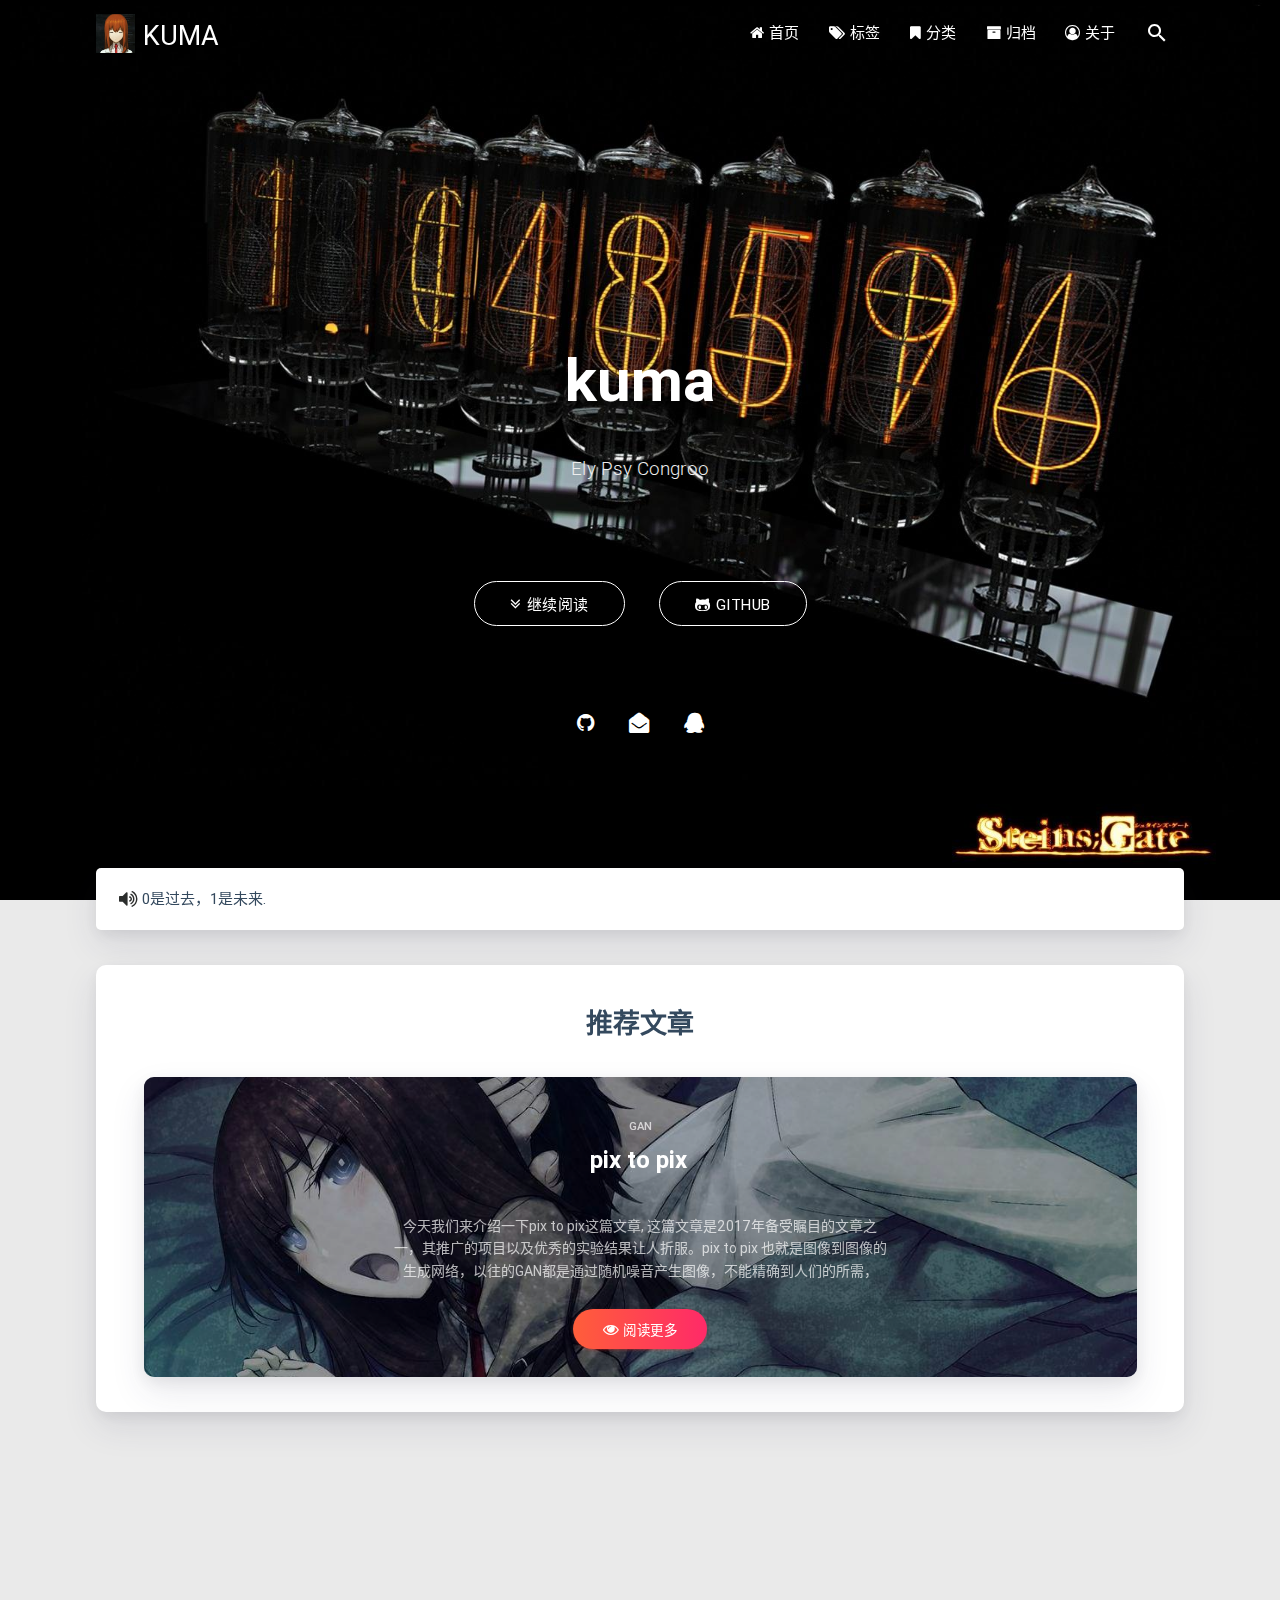
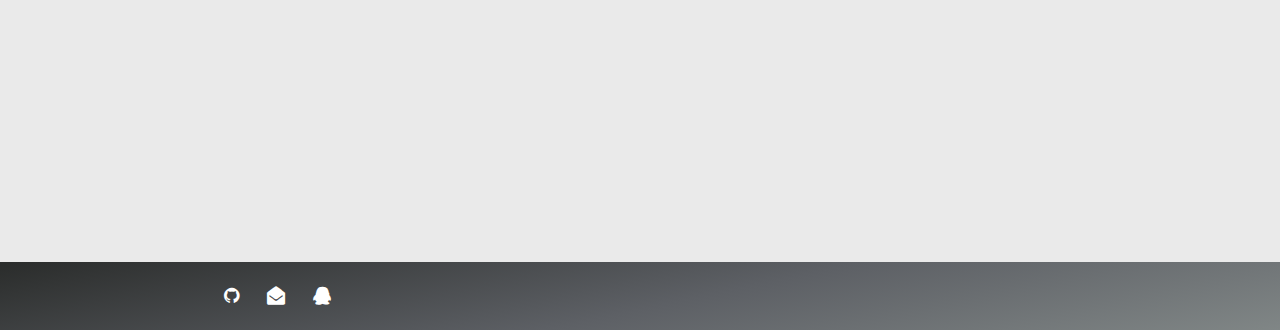
<file: index.html>
<!DOCTYPE HTML>
<html lang="zh-CN">
<head>
    

<head><meta name="generator" content="Hexo 3.8.0">
    <meta charset="utf-8">
    <meta name="keywords" content="KUMA">
    <meta name="description" content="KUMA">
    <meta http-equiv="X-UA-Compatible" content="IE=edge">
    <meta name="viewport" content="width=device-width, initial-scale=1.0">
    <meta name="renderer" content="webkit|ie-stand|ie-comp">
    <meta name="mobile-web-app-capable" content="yes">
    <meta name="format-detection" content="telephone=no">
    <meta name="apple-mobile-web-app-capable" content="yes">
    <meta name="apple-mobile-web-app-status-bar-style" content="black-translucent">
    <title>KUMA</title>
    <link rel="icon" type="image/png" href="/favicon.jpg">

    <link rel="stylesheet" type="text/css" href="/libs/awesome/css/font-awesome.min.css">
    <link rel="stylesheet" type="text/css" href="/libs/materialize/css/materialize.min.css">
    <link rel="stylesheet" type="text/css" href="/libs/aos/aos.css">
    <link rel="stylesheet" type="text/css" href="/libs/animate/animate.min.css">
    <link rel="stylesheet" type="text/css" href="/libs/lightGallery/css/lightgallery.min.css">
    <link rel="stylesheet" type="text/css" href="/css/matery.css">
    <link rel="stylesheet" type="text/css" href="/css/my.css">

    <script src="/libs/jquery/jquery-2.2.0.min.js"></script>
<link rel="stylesheet" href="/css/prism-tomorrow.css" type="text/css"></head>

</head>

<body>

<header class="navbar-fixed">
    <nav id="headNav" class="bg-color nav-transparent">
        <div id="navContainer" class="container">
            <div class="nav-wrapper">
                <div class="brand-logo">
                    <a href="/" class="waves-effect waves-light">
                        
                        <img src="/favicon.jpg" class="logo-img hide-on-small-only">
                        
                        <span class="logo-span">KUMA</span>
                    </a>
                </div>
                <a href="#" data-activates="mobile-nav" class="button-collapse"><i class="fa fa-navicon"></i></a>
<ul class="right">
    
    <li class="hide-on-med-and-down">
        <a href="/" class="waves-effect waves-light">
            
            <i class="fa fa-home"></i>
            
            <span>首页</span>
        </a>
    </li>
    
    <li class="hide-on-med-and-down">
        <a href="/tags" class="waves-effect waves-light">
            
            <i class="fa fa-tags"></i>
            
            <span>标签</span>
        </a>
    </li>
    
    <li class="hide-on-med-and-down">
        <a href="/categories" class="waves-effect waves-light">
            
            <i class="fa fa-bookmark"></i>
            
            <span>分类</span>
        </a>
    </li>
    
    <li class="hide-on-med-and-down">
        <a href="/archives" class="waves-effect waves-light">
            
            <i class="fa fa-archive"></i>
            
            <span>归档</span>
        </a>
    </li>
    
    <li class="hide-on-med-and-down">
        <a href="/about" class="waves-effect waves-light">
            
            <i class="fa fa-user-circle-o"></i>
            
            <span>关于</span>
        </a>
    </li>
    
    <li>
        <a id="toggleSearch" class="waves-effect waves-light">
            <i id="searchIcon" class="mdi-action-search"></i>
        </a>
    </li>

</ul>

<div class="side-nav" id="mobile-nav">

    <div class="mobile-head bg-color">
        
        <img src="/favicon.jpg" class="logo-img circle responsive-img">
        
        <div class="logo-name">KUMA</div>
        <div class="logo-desc">
            
            Ely Psy Congroo
            
        </div>
    </div>

    <ul class="menu-list mobile-menu-list">
        
        <li>
            <a href="/" class="waves-effect waves-light">
                
                <i class="fa fa-fw fa-home"></i>
                
                首页
            </a>
        </li>
        
        <li>
            <a href="/tags" class="waves-effect waves-light">
                
                <i class="fa fa-fw fa-tags"></i>
                
                标签
            </a>
        </li>
        
        <li>
            <a href="/categories" class="waves-effect waves-light">
                
                <i class="fa fa-fw fa-bookmark"></i>
                
                分类
            </a>
        </li>
        
        <li>
            <a href="/archives" class="waves-effect waves-light">
                
                <i class="fa fa-fw fa-archive"></i>
                
                归档
            </a>
        </li>
        
        <li>
            <a href="/about" class="waves-effect waves-light">
                
                <i class="fa fa-fw fa-user-circle-o"></i>
                
                关于
            </a>
        </li>
        
        
        <li><div class="divider"></div></li>
        <li>
            <a href="https://github.com/KumapowerLIU" class="waves-effect waves-light" target="_blank">
                <i class="fa fa-github-square fa-fw"></i>Fork Me
            </a>
        </li>
        
    </ul>

    <div class="social-link"><a href="https://github.com/KumapowerLIU" class="tooltipped" target="_blank" data-tooltip="访问我的GitHub" data-position="top" data-delay="50">
    <i class="fa fa-github"></i>
</a>
<a href="mailto:www884886@126.com" class="tooltipped" target="_blank" data-tooltip="邮件联系我" data-position="top" data-delay="50">
    <i class="fa fa-envelope-open"></i>
</a>
<a href="#!" class="tooltipped" data-tooltip="QQ联系我: 343610685" data-position="top" data-delay="50">
    <i class="fa fa-qq"></i>
</a></div>
</div>

            </div>
        </div>

        
        <style>
    .nav-transparent .github-corner {
        display: none !important;
    }

    .github-corner {
        position: absolute;
        z-index: 10;
        top: 0;
        right: 0;
        border: 0;
        transform: scale(1.1);
    }

    .github-corner svg {
        color: #0f9d58;
        fill: #fff;
        height: 64px;
        width: 64px;
    }

    .github-corner:hover .octo-arm {
        animation: a 0.56s ease-in-out;
    }

    .github-corner .octo-arm {
        animation: none;
    }

    @keyframes a {
        0%,
        to {
            transform: rotate(0);
        }
        20%,
        60% {
            transform: rotate(-25deg);
        }
        40%,
        80% {
            transform: rotate(10deg);
        }
    }
</style>

<a href="https://github.com/KumapowerLIU" class="github-corner tooltipped hide-on-med-and-down" target="_blank" data-tooltip="Fork Me" data-position="left" data-delay="50">
    <svg viewbox="0 0 250 250" aria-hidden="true">
        <path d="M0,0 L115,115 L130,115 L142,142 L250,250 L250,0 Z"/>
        <path d="M128.3,109.0 C113.8,99.7 119.0,89.6 119.0,89.6 C122.0,82.7 120.5,78.6 120.5,78.6 C119.2,72.0 123.4,76.3 123.4,76.3 C127.3,80.9 125.5,87.3 125.5,87.3 C122.9,97.6 130.6,101.9 134.4,103.2" fill="currentColor" style="transform-origin: 130px 106px;" class="octo-arm"/>
        <path d="M115.0,115.0 C114.9,115.1 118.7,116.5 119.8,115.4 L133.7,101.6 C136.9,99.2 139.9,98.4 142.2,98.6 C133.8,88.0 127.5,74.4 143.8,58.0 C148.5,53.4 154.0,51.2 159.7,51.0 C160.3,49.4 163.2,43.6 171.4,40.1 C171.4,40.1 176.1,42.5 178.8,56.2 C183.1,58.6 187.2,61.8 190.9,65.4 C194.5,69.0 197.7,73.2 200.1,77.6 C213.8,80.2 216.3,84.9 216.3,84.9 C212.7,93.1 206.9,96.0 205.4,96.6 C205.1,102.4 203.0,107.8 198.3,112.5 C181.9,128.9 168.3,122.5 157.7,114.1 C157.9,116.9 156.7,120.9 152.7,124.9 L141.0,136.5 C139.8,137.7 141.6,141.9 141.8,141.8 Z" fill="currentColor" class="octo-body"/>
    </svg>
</a>
        
    </nav>
</header>

<style type="text/css">
    /* don't remove. */
    .index-cover {
        height: 100vh;
    }
</style>

<div class="bg-cover index-cover about-cover" style="background-image: url('/medias/cover.jpg')">
    <div class="container">
        <div class="row">
            <div class="col s10 offset-s1 m8 offset-m2 l8 offset-l2">
                <div class="brand">
                    <div class="title center-align">
                    
                        kuma
                    
                    </div>

                    <div class="description center-align">
                    
                        Ely Psy Congroo
                    
                    </div>
                </div>
            </div>
        </div>
        
        <div class="cover-btns">
            <a href="#recommend-sections" class="waves-effect waves-light btn">
                <i class="fa fa-angle-double-down"></i>继续阅读
            </a>

            
            <a href="https://github.com/blinkfox/hexo-theme-matery" class="waves-effect waves-light btn" target="_blank">
                <i class="fa fa-github-alt"></i>Github
            </a>
            
        </div>
        <div class="cover-social-link"><a href="https://github.com/KumapowerLIU" class="tooltipped" target="_blank" data-tooltip="访问我的GitHub" data-position="top" data-delay="50">
    <i class="fa fa-github"></i>
</a>
<a href="mailto:www884886@126.com" class="tooltipped" target="_blank" data-tooltip="邮件联系我" data-position="top" data-delay="50">
    <i class="fa fa-envelope-open"></i>
</a>
<a href="#!" class="tooltipped" data-tooltip="QQ联系我: 343610685" data-position="top" data-delay="50">
    <i class="fa fa-qq"></i>
</a></div>
        
    </div>
</div>

<script>
// Dynamically switch banner pictures every day.
$('.bg-cover').css('background-image', 'url(/medias/banner/' + new Date().getDay() + '.jpg)');
</script>

<main class="content">

    
    <div class="container notice">
        <div class="card">
            <div class="card-content">
                <i class="fa fa-volume-up fa-lg fa-fw text-color"></i>0是过去，1是未来.
            </div>
        </div>
    </div>
    

    <div id="recommend-sections">
    
    



<div class="container recommend">
    <div class="card">
        <div class="card-content">
            
            <div class="title">推荐文章</div>
            
            <div class="row">
                
                
                
                <div class="col s12">
                    <div class="post-card" style="background-image: url('/medias/featureimages/5.jpg')">
                        <div class="post-body">
                            <div class="post-categories">
                                
                                <a href="/categories/GAN/" class="category" target="_blank">GAN</a>
                                
                            </div>
                            <a href="/2018/09/07/first/" target="_blank">
                                <h3 class="post-title">pix to pix</h3>
                            </a>
                            <p class="post-description">今天我们来介绍一下pix to pix这篇文章, 这篇文章是2017年备受瞩目的文章之一，其推广的项目以及优秀的实验结果让人折服。pix to pix 也就是图像到图像的生成网络，以往的GAN都是通过随机噪音产生图像，不能精确到人们的所需，</p>
                            <a href="/2018/09/07/first/" target="_blank" class="read-more btn waves-effect waves-light" style="background: linear-gradient(to right, #FF5E3A 0%, #FF2A68 100%)">
                                <i class="icon fa fa-eye fa-fw"></i>阅读更多
                            </a>
                        </div>
                    </div>
                </div>
                
                
            </div>
        </div>
    </div>
</div>


    
    </div>

    

    <!-- 所有文章卡片 -->
    <article id="articles" class="container articles">
        <div class="row article-row">
            
            <div class="article col s12 m6 l4" data-aos="zoom-in">
                <div class="card">
                    <a href="/2018/09/07/first/">
                        <div class="card-image">
                            
                            
                            <img src="/medias/featureimages/5.jpg" class="responsive-img" alt="pix to pix">
                            
                            <span class="card-title">pix to pix</span>
                        </div>
                    </a>

                    <div class="card-content article-content">
                        <div class="summary">今天我们来介绍一下pix to pix这篇文章, 这篇文章是2017年备受瞩目的文章之一，其推广的项目以及优秀的实验结果让人折服。pix t</div>
                        <div class="publish-info">
                            <span class="publish-date">
                                <i class="fa fa-clock-o fa-fw icon-date"></i>2018-09-07
                            </span>
                            <span class="publish-author">
                                
                                <i class="fa fa-bookmark fa-fw icon-category"></i>
                                
                                <a href="/categories/GAN/" class="post-category" target="_blank">
                                    GAN
                                </a>
                                
                                
                            </span>
                        </div>
                    </div>

                    
                    <div class="card-action article-tags">
                        
                        <a href="/tags/deep-learning/" target="_blank">
                            <span class="chip bg-color">deep learning</span>
                        </a>
                        
                        <a href="/tags/GAN/" target="_blank">
                            <span class="chip bg-color">GAN</span>
                        </a>
                        
                        <a href="/tags/pix-to-pix/" target="_blank">
                            <span class="chip bg-color">pix to pix</span>
                        </a>
                        
                    </div>
                    
                </div>
            </div>
            
        </div>
    </article>

</main>



<footer class="page-footer bg-color">
    <div class="container row center-align">
        <div class="col s12 m8 l8 copy-right">
  
        </div>
        <div class="col s12 m4 l4 social-link"><a href="https://github.com/KumapowerLIU" class="tooltipped" target="_blank" data-tooltip="访问我的GitHub" data-position="top" data-delay="50">
    <i class="fa fa-github"></i>
</a>
<a href="mailto:www884886@126.com" class="tooltipped" target="_blank" data-tooltip="邮件联系我" data-position="top" data-delay="50">
    <i class="fa fa-envelope-open"></i>
</a>
<a href="#!" class="tooltipped" data-tooltip="QQ联系我: 343610685" data-position="top" data-delay="50">
    <i class="fa fa-qq"></i>
</a></div>
    </div>
</footer>

<div class="progress-bar"></div>


<!-- 搜索遮罩框 -->
<div id="searchModal" class="modal">
    <div class="modal-content">
        <div class="search-header">
            <span class="title">搜索</span>
            <input type="search" id="searchInput" name="s" placeholder="请输入搜索的关键字" class="search-input" autofocus>
        </div>
        <div id="searchResult"></div>
    </div>
</div>

<script src="/js/search.js"></script>
<script type="text/javascript">
    searchFunc("/" + "search.xml", 'searchInput', 'searchResult');
</script>
<!-- 回到顶部按钮 -->
<div id="backTop" class="top-scroll">
    <a class="btn-floating btn-large waves-effect waves-light" href="#!">
        <i class="fa fa-angle-up"></i>
    </a>
</div>


<script src="/libs/materialize/js/materialize.min.js"></script>
<script src="/libs/masonry/masonry.pkgd.min.js"></script>
<script src="/libs/aos/aos.js"></script>
<script src="/libs/scrollprogress/scrollProgress.min.js"></script>
<script src="/libs/lightGallery/js/lightgallery-all.min.js"></script>
<script src="/js/matery.js"></script>
</body>
</html>
</file>
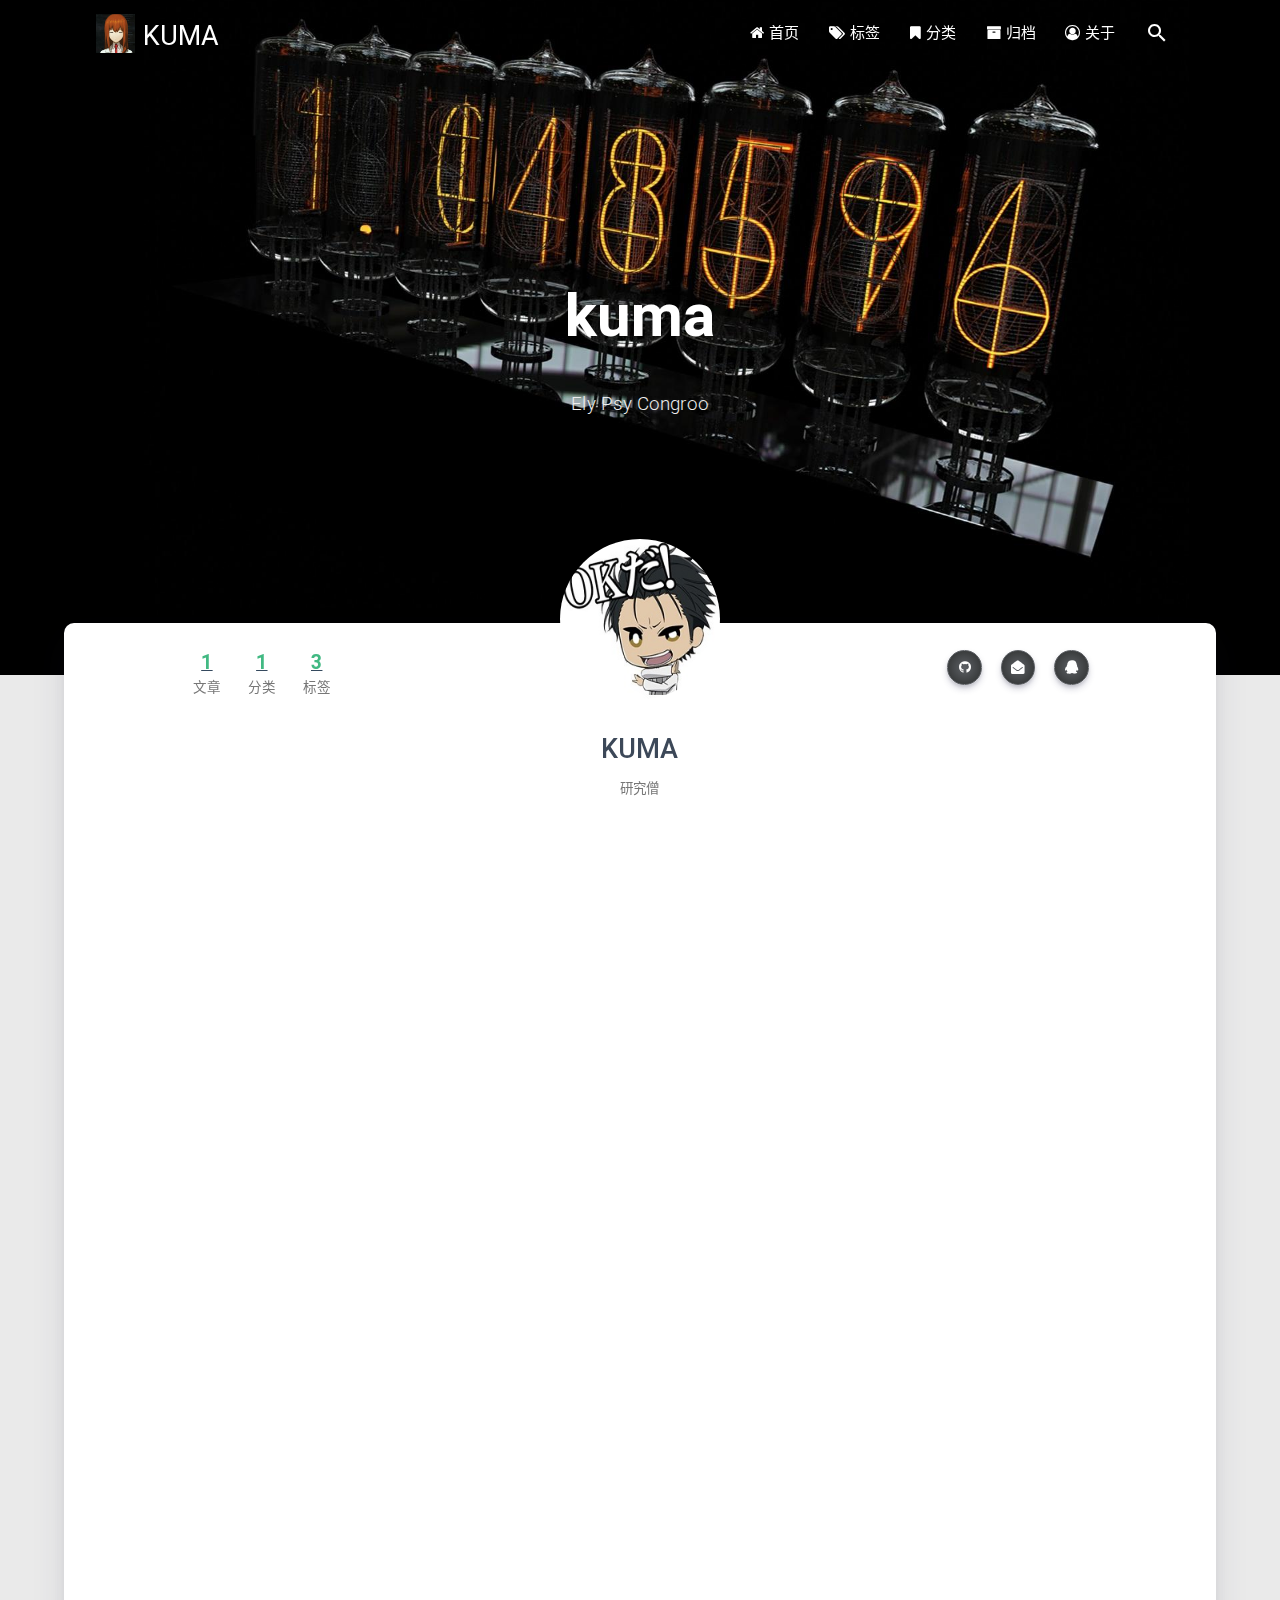
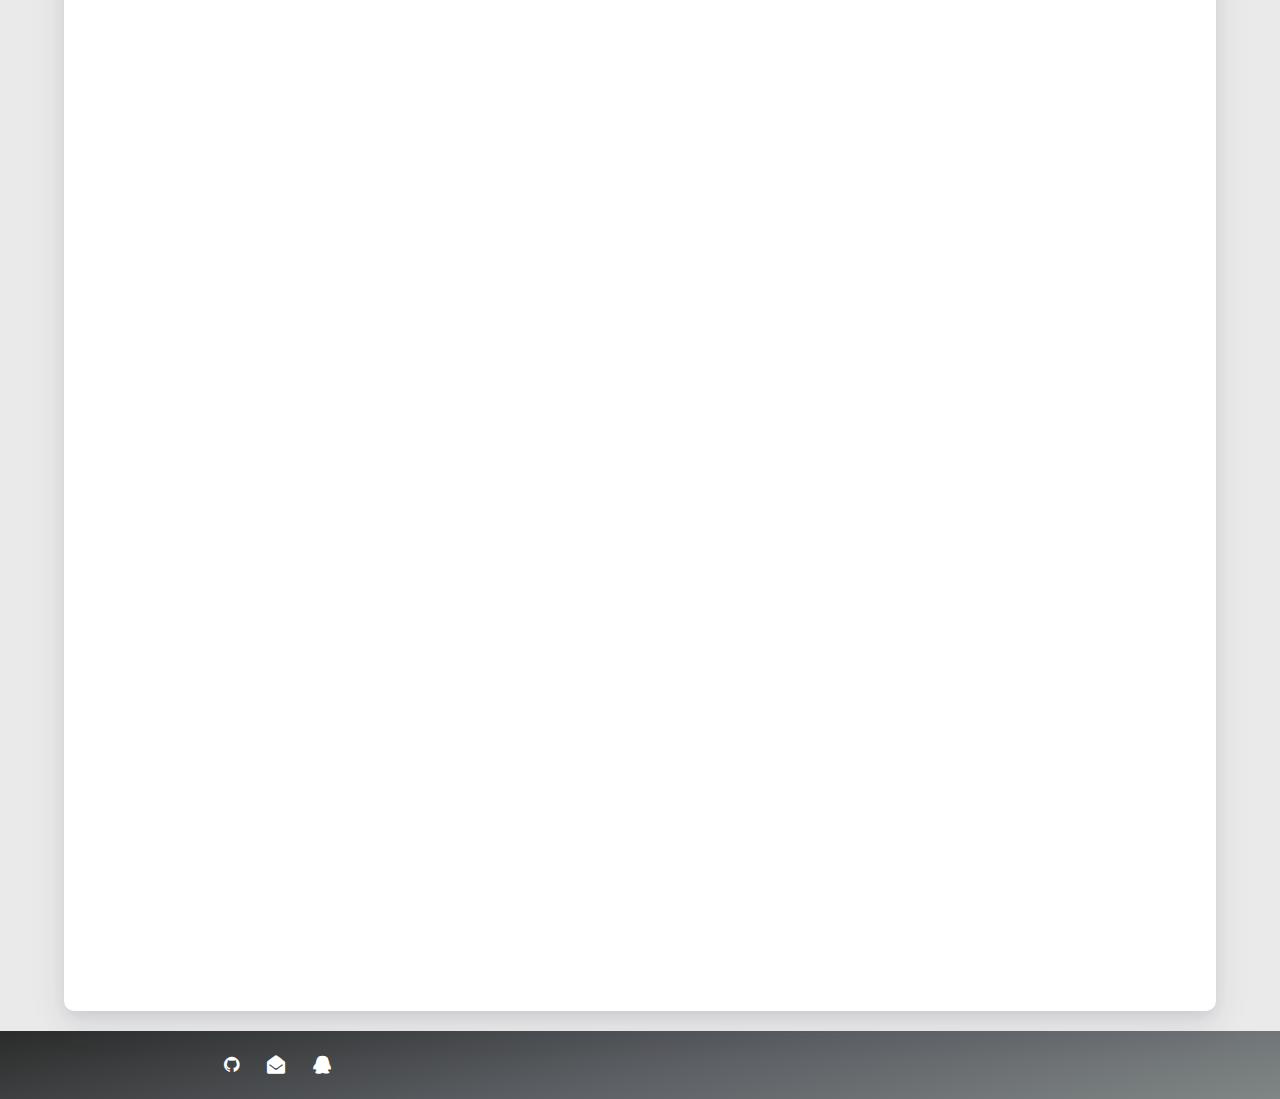
<file: about/index.html>
<!DOCTYPE HTML>
<html lang="zh-CN">
<head>
    

<head><meta name="generator" content="Hexo 3.8.0">
    <meta charset="utf-8">
    <meta name="keywords" content="关于, KUMA">
    <meta name="description" content="关于 | KUMA">
    <meta http-equiv="X-UA-Compatible" content="IE=edge">
    <meta name="viewport" content="width=device-width, initial-scale=1.0">
    <meta name="renderer" content="webkit|ie-stand|ie-comp">
    <meta name="mobile-web-app-capable" content="yes">
    <meta name="format-detection" content="telephone=no">
    <meta name="apple-mobile-web-app-capable" content="yes">
    <meta name="apple-mobile-web-app-status-bar-style" content="black-translucent">
    <title>关于 | KUMA</title>
    <link rel="icon" type="image/png" href="/favicon.jpg">

    <link rel="stylesheet" type="text/css" href="/libs/awesome/css/font-awesome.min.css">
    <link rel="stylesheet" type="text/css" href="/libs/materialize/css/materialize.min.css">
    <link rel="stylesheet" type="text/css" href="/libs/aos/aos.css">
    <link rel="stylesheet" type="text/css" href="/libs/animate/animate.min.css">
    <link rel="stylesheet" type="text/css" href="/libs/lightGallery/css/lightgallery.min.css">
    <link rel="stylesheet" type="text/css" href="/css/matery.css">
    <link rel="stylesheet" type="text/css" href="/css/my.css">

    <script src="/libs/jquery/jquery-2.2.0.min.js"></script>
<link rel="stylesheet" href="/css/prism-tomorrow.css" type="text/css"></head>

</head>

<body>

<header class="navbar-fixed">
    <nav id="headNav" class="bg-color nav-transparent">
        <div id="navContainer" class="container">
            <div class="nav-wrapper">
                <div class="brand-logo">
                    <a href="/" class="waves-effect waves-light">
                        
                        <img src="/favicon.jpg" class="logo-img hide-on-small-only">
                        
                        <span class="logo-span">KUMA</span>
                    </a>
                </div>
                <a href="#" data-activates="mobile-nav" class="button-collapse"><i class="fa fa-navicon"></i></a>
<ul class="right">
    
    <li class="hide-on-med-and-down">
        <a href="/" class="waves-effect waves-light">
            
            <i class="fa fa-home"></i>
            
            <span>首页</span>
        </a>
    </li>
    
    <li class="hide-on-med-and-down">
        <a href="/tags" class="waves-effect waves-light">
            
            <i class="fa fa-tags"></i>
            
            <span>标签</span>
        </a>
    </li>
    
    <li class="hide-on-med-and-down">
        <a href="/categories" class="waves-effect waves-light">
            
            <i class="fa fa-bookmark"></i>
            
            <span>分类</span>
        </a>
    </li>
    
    <li class="hide-on-med-and-down">
        <a href="/archives" class="waves-effect waves-light">
            
            <i class="fa fa-archive"></i>
            
            <span>归档</span>
        </a>
    </li>
    
    <li class="hide-on-med-and-down">
        <a href="/about" class="waves-effect waves-light">
            
            <i class="fa fa-user-circle-o"></i>
            
            <span>关于</span>
        </a>
    </li>
    
    <li>
        <a id="toggleSearch" class="waves-effect waves-light">
            <i id="searchIcon" class="mdi-action-search"></i>
        </a>
    </li>

</ul>

<div class="side-nav" id="mobile-nav">

    <div class="mobile-head bg-color">
        
        <img src="/favicon.jpg" class="logo-img circle responsive-img">
        
        <div class="logo-name">KUMA</div>
        <div class="logo-desc">
            
            Ely Psy Congroo
            
        </div>
    </div>

    <ul class="menu-list mobile-menu-list">
        
        <li>
            <a href="/" class="waves-effect waves-light">
                
                <i class="fa fa-fw fa-home"></i>
                
                首页
            </a>
        </li>
        
        <li>
            <a href="/tags" class="waves-effect waves-light">
                
                <i class="fa fa-fw fa-tags"></i>
                
                标签
            </a>
        </li>
        
        <li>
            <a href="/categories" class="waves-effect waves-light">
                
                <i class="fa fa-fw fa-bookmark"></i>
                
                分类
            </a>
        </li>
        
        <li>
            <a href="/archives" class="waves-effect waves-light">
                
                <i class="fa fa-fw fa-archive"></i>
                
                归档
            </a>
        </li>
        
        <li>
            <a href="/about" class="waves-effect waves-light">
                
                <i class="fa fa-fw fa-user-circle-o"></i>
                
                关于
            </a>
        </li>
        
        
        <li><div class="divider"></div></li>
        <li>
            <a href="https://github.com/KumapowerLIU" class="waves-effect waves-light" target="_blank">
                <i class="fa fa-github-square fa-fw"></i>Fork Me
            </a>
        </li>
        
    </ul>

    <div class="social-link"><a href="https://github.com/KumapowerLIU" class="tooltipped" target="_blank" data-tooltip="访问我的GitHub" data-position="top" data-delay="50">
    <i class="fa fa-github"></i>
</a>
<a href="mailto:www884886@126.com" class="tooltipped" target="_blank" data-tooltip="邮件联系我" data-position="top" data-delay="50">
    <i class="fa fa-envelope-open"></i>
</a>
<a href="#!" class="tooltipped" data-tooltip="QQ联系我: 343610685" data-position="top" data-delay="50">
    <i class="fa fa-qq"></i>
</a></div>
</div>

            </div>
        </div>

        
        <style>
    .nav-transparent .github-corner {
        display: none !important;
    }

    .github-corner {
        position: absolute;
        z-index: 10;
        top: 0;
        right: 0;
        border: 0;
        transform: scale(1.1);
    }

    .github-corner svg {
        color: #0f9d58;
        fill: #fff;
        height: 64px;
        width: 64px;
    }

    .github-corner:hover .octo-arm {
        animation: a 0.56s ease-in-out;
    }

    .github-corner .octo-arm {
        animation: none;
    }

    @keyframes a {
        0%,
        to {
            transform: rotate(0);
        }
        20%,
        60% {
            transform: rotate(-25deg);
        }
        40%,
        80% {
            transform: rotate(10deg);
        }
    }
</style>

<a href="https://github.com/KumapowerLIU" class="github-corner tooltipped hide-on-med-and-down" target="_blank" data-tooltip="Fork Me" data-position="left" data-delay="50">
    <svg viewbox="0 0 250 250" aria-hidden="true">
        <path d="M0,0 L115,115 L130,115 L142,142 L250,250 L250,0 Z"/>
        <path d="M128.3,109.0 C113.8,99.7 119.0,89.6 119.0,89.6 C122.0,82.7 120.5,78.6 120.5,78.6 C119.2,72.0 123.4,76.3 123.4,76.3 C127.3,80.9 125.5,87.3 125.5,87.3 C122.9,97.6 130.6,101.9 134.4,103.2" fill="currentColor" style="transform-origin: 130px 106px;" class="octo-arm"/>
        <path d="M115.0,115.0 C114.9,115.1 118.7,116.5 119.8,115.4 L133.7,101.6 C136.9,99.2 139.9,98.4 142.2,98.6 C133.8,88.0 127.5,74.4 143.8,58.0 C148.5,53.4 154.0,51.2 159.7,51.0 C160.3,49.4 163.2,43.6 171.4,40.1 C171.4,40.1 176.1,42.5 178.8,56.2 C183.1,58.6 187.2,61.8 190.9,65.4 C194.5,69.0 197.7,73.2 200.1,77.6 C213.8,80.2 216.3,84.9 216.3,84.9 C212.7,93.1 206.9,96.0 205.4,96.6 C205.1,102.4 203.0,107.8 198.3,112.5 C181.9,128.9 168.3,122.5 157.7,114.1 C157.9,116.9 156.7,120.9 152.7,124.9 L141.0,136.5 C139.8,137.7 141.6,141.9 141.8,141.8 Z" fill="currentColor" class="octo-body"/>
    </svg>
</a>
        
    </nav>
</header>

<style type="text/css">
    /* don't remove. */
    .about-cover {
        height: 75vh;
    }
</style>

<div class="bg-cover  about-cover" style="background-image: url('/medias/cover.jpg')">
    <div class="container">
        <div class="row">
            <div class="col s10 offset-s1 m8 offset-m2 l8 offset-l2">
                <div class="brand">
                    <div class="title center-align">
                    
                        kuma
                    
                    </div>

                    <div class="description center-align">
                    
                        Ely Psy Congroo
                    
                    </div>
                </div>
            </div>
        </div>
        
    </div>
</div>

<script>
// Dynamically switch banner pictures every day.
$('.bg-cover').css('background-image', 'url(/medias/banner/' + new Date().getDay() + '.jpg)');
</script>

<main class="content">

    <div id="aboutme" class="container about-container">
        <div class="card">
            <div class="card-content">
                <div class="row">
                    <div class="post-statis col l4 hide-on-med-and-down" data-aos="zoom-in-right">
                        
<div class="statis">
    <span class="count"><a href="/" target="_blank">1</a></span>
    <span class="name">文章</span>
</div>



<div class="statis">
    <span class="count"><a href="/categories" target="_blank">1</a></span>
    <span class="name">分类</span>
</div>



<div class="statis">
    <span class="count"><a href="/tags" target="_blank">3</a></span>
    <span class="name">标签</span>
</div>

                    </div>
                    <div class="col s12 m12 l4">
                        <div class="profile center-align">
                            <div class="avatar">
                                <img src="/medias/avatar.jpg" alt="KUMA" class="circle responsive-img avatar-img">
                            </div>
                            <div class="author">
                                <div class="post-statis hide-on-large-only" data-aos="zoom-in-right">
                                    
<div class="statis">
    <span class="count"><a href="/" target="_blank">1</a></span>
    <span class="name">文章</span>
</div>



<div class="statis">
    <span class="count"><a href="/categories" target="_blank">1</a></span>
    <span class="name">分类</span>
</div>



<div class="statis">
    <span class="count"><a href="/tags" target="_blank">3</a></span>
    <span class="name">标签</span>
</div>

                                </div>
                                <div class="title">KUMA</div>
                                <div class="career">研究僧</div>
                                <div class="social-link hide-on-large-only" data-aos="zoom-in-left">
                                    <a href="https://github.com/KumapowerLIU" class="tooltipped" target="_blank" data-tooltip="访问我的GitHub" data-position="top" data-delay="50">
    <i class="fa fa-github"></i>
</a>
<a href="mailto:www884886@126.com" class="tooltipped" target="_blank" data-tooltip="邮件联系我" data-position="top" data-delay="50">
    <i class="fa fa-envelope-open"></i>
</a>
<a href="#!" class="tooltipped" data-tooltip="QQ联系我: 343610685" data-position="top" data-delay="50">
    <i class="fa fa-qq"></i>
</a>
                                </div>
                            </div>
                        </div>
                    </div>
                    <div class="col l4 hide-on-med-and-down" data-aos="zoom-in-left">
                        <div class="social-link">
                            <a href="https://github.com/KumapowerLIU" class="tooltipped" target="_blank" data-tooltip="访问我的GitHub" data-position="top" data-delay="50">
    <i class="fa fa-github"></i>
</a>
<a href="mailto:www884886@126.com" class="tooltipped" target="_blank" data-tooltip="邮件联系我" data-position="top" data-delay="50">
    <i class="fa fa-envelope-open"></i>
</a>
<a href="#!" class="tooltipped" data-tooltip="QQ联系我: 343610685" data-position="top" data-delay="50">
    <i class="fa fa-qq"></i>
</a>
                        </div>
                    </div>
                </div>

                <div class="introduction center-align" data-aos="fade-up">Ely psy congroo</div>

                <style type="text/css">
    #posts-chart,
    #categories-chart,
    #tags-chart {
        width: 100%;
        height: 300px;
        margin: 0.5rem auto;
        padding: 0.5rem;
    }
</style>

<div id="postCharts" class="post-charts">
    <div class="title center-align" data-aos="zoom-in-up">文章统计图</div>
    <div class="row">
        <div class="chart col s12 m6 l4" data-aos="zoom-in-up">
            <div id="posts-chart"></div>
        </div>

        <div class="chart col s12 m6 l4" data-aos="zoom-in-up">
            <div id="categories-chart"></div>
        </div>

        <div class="chart col s12 m6 l4" data-aos="zoom-in-up">
            <div id="tags-chart"></div>
        </div>
    </div>
</div>

<script type="text/javascript" src="/libs/echarts/echarts.min.js"></script>
<script>
    let postsChart = echarts.init(document.getElementById('posts-chart'));
    let categoriesChart = echarts.init(document.getElementById('categories-chart'));
    let tagsChart = echarts.init(document.getElementById('tags-chart'));

    

    let postsOption = {
        title: {
            text: '文章发布统计图',
            top: -5,
            x: 'center'
        },
        tooltip: {
            trigger: 'axis'
        },
        xAxis: {
            type: 'category',
            data: ["2017-12","2018-01","2018-02","2018-03","2018-04","2018-05","2018-06","2018-07","2018-08","2018-09","2018-10","2018-11","2018-12"]
        },
        yAxis: {
            type: 'value',
        },
        series: [
            {
                name: '文章篇数',
                type: 'line',
                color: ['#6772e5'],
                data: [0,0,0,0,0,0,0,0,0,1,0,0,0],
                markPoint: {
                    symbolSize: 45,
                    color: ['#fa755a','#3ecf8e','#82d3f4'],
                    data: [{
                        type: 'max',
                        itemStyle: {color: ['#3ecf8e']},
                        name: '最大值'
                    }, {
                        type: 'min',
                        itemStyle: {color: ['#fa755a']},
                        name: '最小值'
                    }]
                },
                markLine: {
                    itemStyle: {color: ['#ab47bc']},
                    data: [
                        {type: 'average', name: '平均值'}
                    ]
                }
            }
        ]
    };

    

    let categoriesOption = {
        title: {
            text: '文章分类统计图',
            top: -4,
            x: 'center'
        },
        tooltip: {
            trigger: 'item',
            formatter: "{a} <br/>{b} : {c} ({d}%)"
        },
        series: [
            {
                name: '分类',
                type: 'pie',
                radius: '50%',
                color: ['#6772e5', '#ff9e0f', '#fa755a', '#3ecf8e', '#82d3f4', '#ab47bc', '#525f7f', '#f51c47', '#26A69A'],
                data: [{"name":"GAN","value":1}],
                itemStyle: {
                    emphasis: {
                        shadowBlur: 10,
                        shadowOffsetX: 0,
                        shadowColor: 'rgba(0, 0, 0, 0.5)'
                    }
                }
            }
        ]
    };

    

    let tagsOption = {
        title: {
            text: 'TOP10 标签统计图',
            top: -5,
            x: 'center'
        },
        tooltip: {},
        xAxis: [
            {
                type: 'category',
                data: ["deep learning","GAN","pix to pix"]
            }
        ],
        yAxis: [
            {
                type: 'value'
            }
        ],
        series: [
            {
                type: 'bar',
                color: ['#82d3f4'],
                barWidth : 18,
                data: [1,1,1],
                markPoint: {
                    symbolSize: 45,
                    data: [{
                        type: 'max',
                        itemStyle: {color: ['#3ecf8e']},
                        name: '最大值'
                    }, {
                        type: 'min',
                        itemStyle: {color: ['#fa755a']},
                        name: '最小值'
                    }],
                },
                markLine: {
                    itemStyle: {color: ['#ab47bc']},
                    data: [
                        {type: 'average', name: '平均值'}
                    ]
                }
            }
        ]
    };

    // render the charts
    postsChart.setOption(postsOption);
    categoriesChart.setOption(categoriesOption);
    tagsChart.setOption(tagsOption);
</script>

                
                
<div class="my-projects">
    <div class="title center-align" data-aos="zoom-in-up">我的项目</div>
    <div class="row">
        
        
        <div class="col s12 m6 l4" data-aos="fade-up">
            <div class="info center-align">
                <a href="" class="icon" style="background: linear-gradient(to bottom right, #66BB6A 0%, #81C784 100%)" target="_blank">
                    <i class="fa fa-meetup"></i>
                </a>
                <div class="info-title">
                    <a href="" target="_blank">image inpainting</a>
                </div>
                <div class="info-desc">利用深度学习进行图像修复.</div>
            </div>
        </div>
        
        <div class="col s12 m6 l4" data-aos="fade-up">
            <div class="info center-align">
                <a href="" class="icon" style="background: linear-gradient(to bottom right, #F06292 0%, #EF5350 100%)" target="_blank">
                    <i class="fa fa-database"></i>
                </a>
                <div class="info-title">
                    <a href="" target="_blank">style transfer</a>
                </div>
                <div class="info-desc">风格迁移，有趣的应用</div>
            </div>
        </div>
        
        <div class="col s12 m6 l4" data-aos="fade-up">
            <div class="info center-align">
                <a href="" class="icon" style="background: linear-gradient(to bottom right, #29B6F6 0%, #1E88E5 100%)" target="_blank">
                    <i class="fa fa-file-text-o"></i>
                </a>
                <div class="info-title">
                    <a href="" target="_blank">text to image</a>
                </div>
                <div class="info-desc">文本到图像的生成</div>
            </div>
        </div>
        
        
    </div>
</div>
                

                
                
<div class="my-skills">
    <div class="title center-align" data-aos="zoom-in-up">我的技能</div>
    <div class="row">
        
        
        
        <div class="col s12 m6 l6" data-aos="fade-up">
            <div class="skillbar">
                <div class="skillbar-title" style="background: linear-gradient(to right, #FF0066 0%, #FF00CC 100%); width: 60%">
                    <span>Java</span>
                </div>
                <div class="skill-bar-percent">60%</div>
            </div>
        </div>
        
        
        <div class="col s12 m6 l6" data-aos="fade-up">
            <div class="skillbar">
                <div class="skillbar-title" style="background: linear-gradient(to right, #9900FF 0%, #CC66FF 100%); width: 80%">
                    <span>pytorch</span>
                </div>
                <div class="skill-bar-percent">80%</div>
            </div>
        </div>
        
        
        <div class="col s12 m6 l6" data-aos="fade-up">
            <div class="skillbar">
                <div class="skillbar-title" style="background: linear-gradient(to right, #2196F3 0%, #42A5F5 100%); width: 50%">
                    <span>tensorflow</span>
                </div>
                <div class="skill-bar-percent">50%</div>
            </div>
        </div>
        
        
        <div class="col s12 m6 l6" data-aos="fade-up">
            <div class="skillbar">
                <div class="skillbar-title" style="background: linear-gradient(to right, #00BCD4 0%, #80DEEA 100%); width: 50%">
                    <span>java web</span>
                </div>
                <div class="skill-bar-percent">50%</div>
            </div>
        </div>
        
        
        <div class="col s12 m6 l6" data-aos="fade-up">
            <div class="skillbar">
                <div class="skillbar-title" style="background: linear-gradient(to right, #4CAF50 0%, #81C784 100%); width: 50%">
                    <span>python</span>
                </div>
                <div class="skill-bar-percent">50%</div>
            </div>
        </div>
        
        
        <div class="col s12 m6 l6" data-aos="fade-up">
            <div class="skillbar">
                <div class="skillbar-title" style="background: linear-gradient(to right, #FFEB3B 0%, #FFF176 100%); width: 75%">
                    <span>deep learning</span>
                </div>
                <div class="skill-bar-percent">75%</div>
            </div>
        </div>
        
        
    </div>

    

    
    <div class="other-skills chip-container" data-aos="zoom-in-up">
        <div class="sub-title center-align">其他技能</div>
        <div class="tag-chips center-align">
            
            
            
            
            <a href="/tags/GAN/" target="_blank">
                <span class="chip center-align waves-effect waves-light chip-default">GAN</span>
            </a>
            
            
            
            <a href="/tags/pix-to-pix/" target="_blank">
                <span class="chip center-align waves-effect waves-light chip-default">pix to pix</span>
            </a>
            
            
        </div>
    </div>
    

</div>
                

                
                
<div id="myGallery" class="my-gallery">
    <div class="title center-align" data-aos="zoom-in-up">相册</div>
    <div class="row">
        
        
        <div class="photo col s12 m6 l4" data-aos="fade-up">
            <div class="img-item" data-src="/medias/featureimages/0.jpg">
                <img src="/medias/featureimages/0.jpg" class="responsive-img">
            </div>
        </div>
        
        <div class="photo col s12 m6 l4" data-aos="fade-up">
            <div class="img-item" data-src="/medias/featureimages/1.jpg">
                <img src="/medias/featureimages/1.jpg" class="responsive-img">
            </div>
        </div>
        
        <div class="photo col s12 m6 l4" data-aos="fade-up">
            <div class="img-item" data-src="/medias/featureimages/2.jpg">
                <img src="/medias/featureimages/2.jpg" class="responsive-img">
            </div>
        </div>
        
        
    </div>
</div>

<script>
    $(function () {
        let animateClass = 'animated pulse';
        $('#myGallery .photo').hover(function () {
            $(this).addClass(animateClass);
        }, function () {
            $(this).removeClass(animateClass);
        });
    });
</script>
                

            </div>
        </div>
    </div>
</main>
<footer class="page-footer bg-color">
    <div class="container row center-align">
        <div class="col s12 m8 l8 copy-right">
  
        </div>
        <div class="col s12 m4 l4 social-link"><a href="https://github.com/KumapowerLIU" class="tooltipped" target="_blank" data-tooltip="访问我的GitHub" data-position="top" data-delay="50">
    <i class="fa fa-github"></i>
</a>
<a href="mailto:www884886@126.com" class="tooltipped" target="_blank" data-tooltip="邮件联系我" data-position="top" data-delay="50">
    <i class="fa fa-envelope-open"></i>
</a>
<a href="#!" class="tooltipped" data-tooltip="QQ联系我: 343610685" data-position="top" data-delay="50">
    <i class="fa fa-qq"></i>
</a></div>
    </div>
</footer>

<div class="progress-bar"></div>


<!-- 搜索遮罩框 -->
<div id="searchModal" class="modal">
    <div class="modal-content">
        <div class="search-header">
            <span class="title">搜索</span>
            <input type="search" id="searchInput" name="s" placeholder="请输入搜索的关键字" class="search-input" autofocus>
        </div>
        <div id="searchResult"></div>
    </div>
</div>

<script src="/js/search.js"></script>
<script type="text/javascript">
    searchFunc("/" + "search.xml", 'searchInput', 'searchResult');
</script>
<!-- 回到顶部按钮 -->
<div id="backTop" class="top-scroll">
    <a class="btn-floating btn-large waves-effect waves-light" href="#!">
        <i class="fa fa-angle-up"></i>
    </a>
</div>


<script src="/libs/materialize/js/materialize.min.js"></script>
<script src="/libs/masonry/masonry.pkgd.min.js"></script>
<script src="/libs/aos/aos.js"></script>
<script src="/libs/scrollprogress/scrollProgress.min.js"></script>
<script src="/libs/lightGallery/js/lightgallery-all.min.js"></script>
<script src="/js/matery.js"></script>
</body>
</html>
</file>
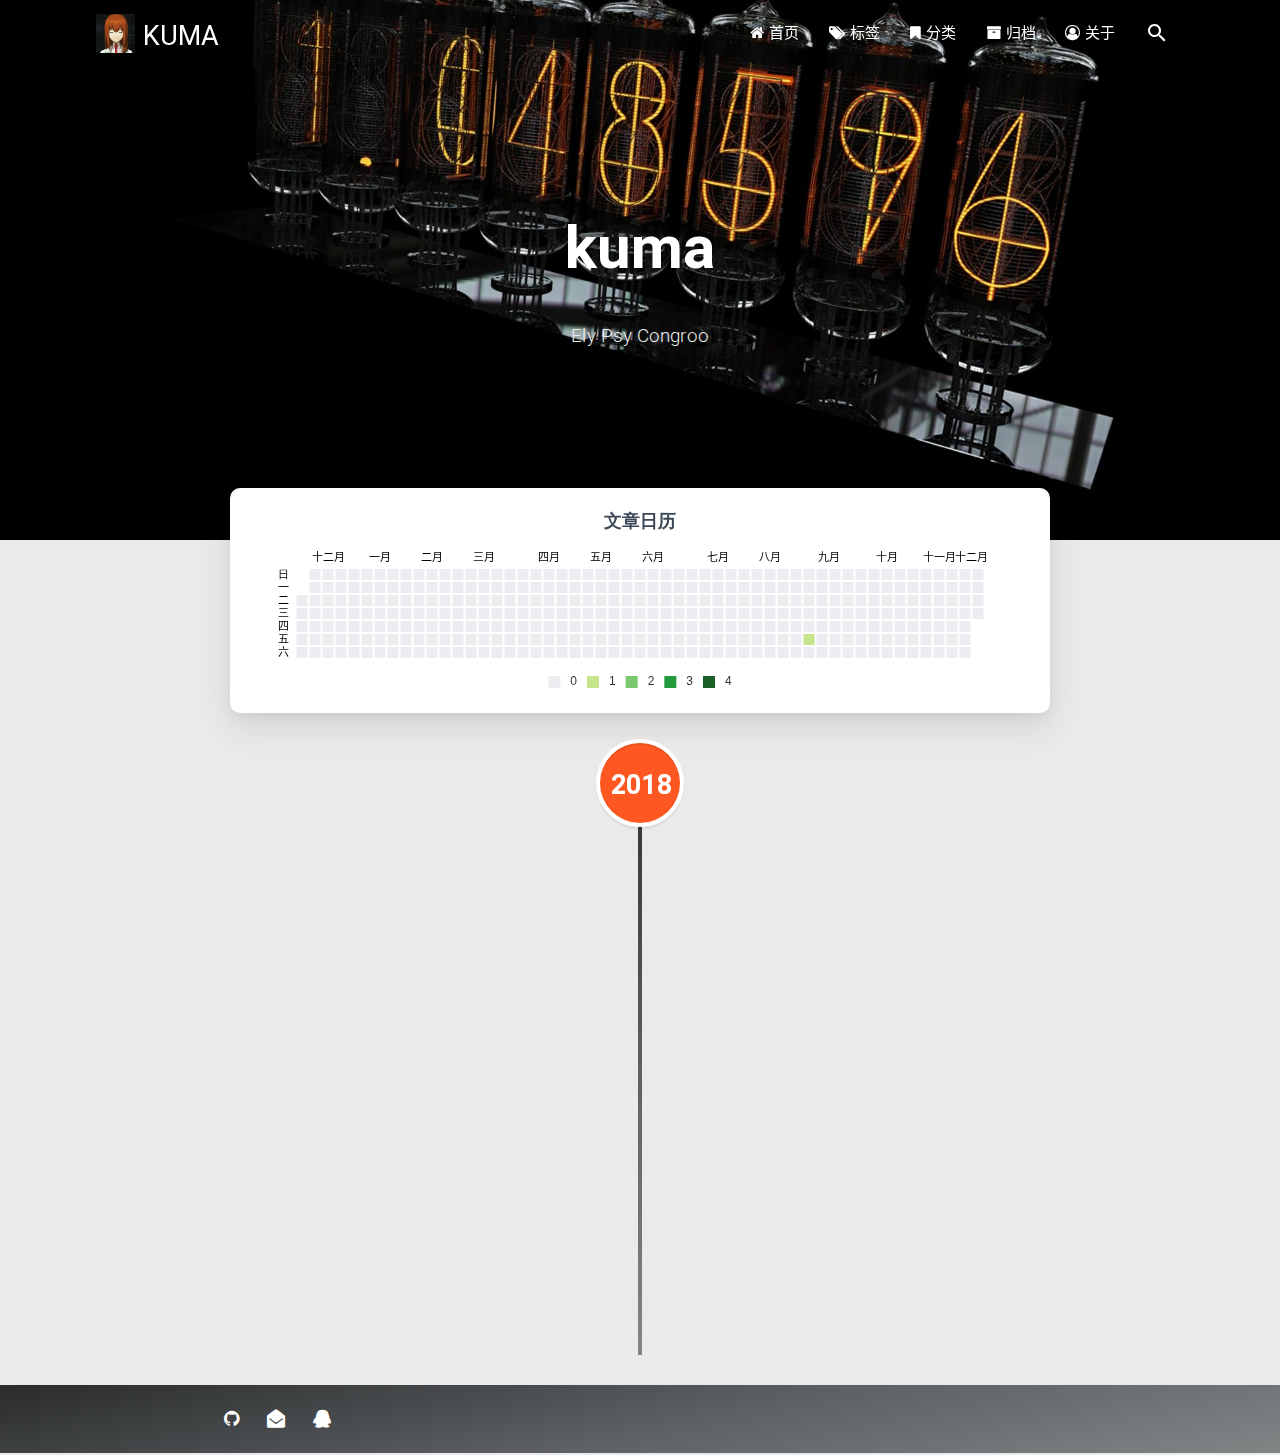
<file: archives/index.html>
<!DOCTYPE HTML>
<html lang="zh-CN">
<head>
    

<head><meta name="generator" content="Hexo 3.8.0">
    <meta charset="utf-8">
    <meta name="keywords" content="归档, KUMA">
    <meta name="description" content="归档 | KUMA">
    <meta http-equiv="X-UA-Compatible" content="IE=edge">
    <meta name="viewport" content="width=device-width, initial-scale=1.0">
    <meta name="renderer" content="webkit|ie-stand|ie-comp">
    <meta name="mobile-web-app-capable" content="yes">
    <meta name="format-detection" content="telephone=no">
    <meta name="apple-mobile-web-app-capable" content="yes">
    <meta name="apple-mobile-web-app-status-bar-style" content="black-translucent">
    <title>归档 | KUMA</title>
    <link rel="icon" type="image/png" href="/favicon.jpg">

    <link rel="stylesheet" type="text/css" href="/libs/awesome/css/font-awesome.min.css">
    <link rel="stylesheet" type="text/css" href="/libs/materialize/css/materialize.min.css">
    <link rel="stylesheet" type="text/css" href="/libs/aos/aos.css">
    <link rel="stylesheet" type="text/css" href="/libs/animate/animate.min.css">
    <link rel="stylesheet" type="text/css" href="/libs/lightGallery/css/lightgallery.min.css">
    <link rel="stylesheet" type="text/css" href="/css/matery.css">
    <link rel="stylesheet" type="text/css" href="/css/my.css">

    <script src="/libs/jquery/jquery-2.2.0.min.js"></script>
<link rel="stylesheet" href="/css/prism-tomorrow.css" type="text/css"></head>

</head>

<body>

<header class="navbar-fixed">
    <nav id="headNav" class="bg-color nav-transparent">
        <div id="navContainer" class="container">
            <div class="nav-wrapper">
                <div class="brand-logo">
                    <a href="/" class="waves-effect waves-light">
                        
                        <img src="/favicon.jpg" class="logo-img hide-on-small-only">
                        
                        <span class="logo-span">KUMA</span>
                    </a>
                </div>
                <a href="#" data-activates="mobile-nav" class="button-collapse"><i class="fa fa-navicon"></i></a>
<ul class="right">
    
    <li class="hide-on-med-and-down">
        <a href="/" class="waves-effect waves-light">
            
            <i class="fa fa-home"></i>
            
            <span>首页</span>
        </a>
    </li>
    
    <li class="hide-on-med-and-down">
        <a href="/tags" class="waves-effect waves-light">
            
            <i class="fa fa-tags"></i>
            
            <span>标签</span>
        </a>
    </li>
    
    <li class="hide-on-med-and-down">
        <a href="/categories" class="waves-effect waves-light">
            
            <i class="fa fa-bookmark"></i>
            
            <span>分类</span>
        </a>
    </li>
    
    <li class="hide-on-med-and-down">
        <a href="/archives" class="waves-effect waves-light">
            
            <i class="fa fa-archive"></i>
            
            <span>归档</span>
        </a>
    </li>
    
    <li class="hide-on-med-and-down">
        <a href="/about" class="waves-effect waves-light">
            
            <i class="fa fa-user-circle-o"></i>
            
            <span>关于</span>
        </a>
    </li>
    
    <li>
        <a id="toggleSearch" class="waves-effect waves-light">
            <i id="searchIcon" class="mdi-action-search"></i>
        </a>
    </li>

</ul>

<div class="side-nav" id="mobile-nav">

    <div class="mobile-head bg-color">
        
        <img src="/favicon.jpg" class="logo-img circle responsive-img">
        
        <div class="logo-name">KUMA</div>
        <div class="logo-desc">
            
            Ely Psy Congroo
            
        </div>
    </div>

    <ul class="menu-list mobile-menu-list">
        
        <li>
            <a href="/" class="waves-effect waves-light">
                
                <i class="fa fa-fw fa-home"></i>
                
                首页
            </a>
        </li>
        
        <li>
            <a href="/tags" class="waves-effect waves-light">
                
                <i class="fa fa-fw fa-tags"></i>
                
                标签
            </a>
        </li>
        
        <li>
            <a href="/categories" class="waves-effect waves-light">
                
                <i class="fa fa-fw fa-bookmark"></i>
                
                分类
            </a>
        </li>
        
        <li>
            <a href="/archives" class="waves-effect waves-light">
                
                <i class="fa fa-fw fa-archive"></i>
                
                归档
            </a>
        </li>
        
        <li>
            <a href="/about" class="waves-effect waves-light">
                
                <i class="fa fa-fw fa-user-circle-o"></i>
                
                关于
            </a>
        </li>
        
        
        <li><div class="divider"></div></li>
        <li>
            <a href="https://github.com/KumapowerLIU" class="waves-effect waves-light" target="_blank">
                <i class="fa fa-github-square fa-fw"></i>Fork Me
            </a>
        </li>
        
    </ul>

    <div class="social-link"><a href="https://github.com/KumapowerLIU" class="tooltipped" target="_blank" data-tooltip="访问我的GitHub" data-position="top" data-delay="50">
    <i class="fa fa-github"></i>
</a>
<a href="mailto:www884886@126.com" class="tooltipped" target="_blank" data-tooltip="邮件联系我" data-position="top" data-delay="50">
    <i class="fa fa-envelope-open"></i>
</a>
<a href="#!" class="tooltipped" data-tooltip="QQ联系我: 343610685" data-position="top" data-delay="50">
    <i class="fa fa-qq"></i>
</a></div>
</div>

            </div>
        </div>

        
        <style>
    .nav-transparent .github-corner {
        display: none !important;
    }

    .github-corner {
        position: absolute;
        z-index: 10;
        top: 0;
        right: 0;
        border: 0;
        transform: scale(1.1);
    }

    .github-corner svg {
        color: #0f9d58;
        fill: #fff;
        height: 64px;
        width: 64px;
    }

    .github-corner:hover .octo-arm {
        animation: a 0.56s ease-in-out;
    }

    .github-corner .octo-arm {
        animation: none;
    }

    @keyframes a {
        0%,
        to {
            transform: rotate(0);
        }
        20%,
        60% {
            transform: rotate(-25deg);
        }
        40%,
        80% {
            transform: rotate(10deg);
        }
    }
</style>

<a href="https://github.com/KumapowerLIU" class="github-corner tooltipped hide-on-med-and-down" target="_blank" data-tooltip="Fork Me" data-position="left" data-delay="50">
    <svg viewbox="0 0 250 250" aria-hidden="true">
        <path d="M0,0 L115,115 L130,115 L142,142 L250,250 L250,0 Z"/>
        <path d="M128.3,109.0 C113.8,99.7 119.0,89.6 119.0,89.6 C122.0,82.7 120.5,78.6 120.5,78.6 C119.2,72.0 123.4,76.3 123.4,76.3 C127.3,80.9 125.5,87.3 125.5,87.3 C122.9,97.6 130.6,101.9 134.4,103.2" fill="currentColor" style="transform-origin: 130px 106px;" class="octo-arm"/>
        <path d="M115.0,115.0 C114.9,115.1 118.7,116.5 119.8,115.4 L133.7,101.6 C136.9,99.2 139.9,98.4 142.2,98.6 C133.8,88.0 127.5,74.4 143.8,58.0 C148.5,53.4 154.0,51.2 159.7,51.0 C160.3,49.4 163.2,43.6 171.4,40.1 C171.4,40.1 176.1,42.5 178.8,56.2 C183.1,58.6 187.2,61.8 190.9,65.4 C194.5,69.0 197.7,73.2 200.1,77.6 C213.8,80.2 216.3,84.9 216.3,84.9 C212.7,93.1 206.9,96.0 205.4,96.6 C205.1,102.4 203.0,107.8 198.3,112.5 C181.9,128.9 168.3,122.5 157.7,114.1 C157.9,116.9 156.7,120.9 152.7,124.9 L141.0,136.5 C139.8,137.7 141.6,141.9 141.8,141.8 Z" fill="currentColor" class="octo-body"/>
    </svg>
</a>
        
    </nav>
</header>

<div class="bg-cover  about-cover" style="background-image: url('/medias/cover.jpg')">
    <div class="container">
        <div class="row">
            <div class="col s10 offset-s1 m8 offset-m2 l8 offset-l2">
                <div class="brand">
                    <div class="title center-align">
                    
                        kuma
                    
                    </div>

                    <div class="description center-align">
                    
                        Ely Psy Congroo
                    
                    </div>
                </div>
            </div>
        </div>
        
    </div>
</div>

<script>
// Dynamically switch banner pictures every day.
$('.bg-cover').css('background-image', 'url(/medias/banner/' + new Date().getDay() + '.jpg)');
</script>

<main class="content">

    
    <div class="container archive-calendar">
    <div class="card">
        <div id="post-calendar" class="card-content"></div>
    </div>
</div>

<script type="text/javascript" src="/libs/echarts/echarts.min.js"></script>
<script type="text/javascript">
    let myChart = echarts.init(document.getElementById('post-calendar'));

    

    let option = {
        title: {
            top: 0,
            text: '文章日历',
            left: 'center',
            textStyle: {
                color: '#3C4858'
            }
        },
        tooltip: {
            padding: 10,
            backgroundColor: '#555',
            borderColor: '#777',
            borderWidth: 1,
            formatter: function (obj) {
                var value = obj.value;
                return '<div style="font-size: 14px;">' + value[0] + '：' + value[1] + '</div>';
            }
        },
        visualMap: {
            show: true,
            showLabel: true,
            categories: [0, 1, 2, 3, 4],
            calculable: true,
            inRange: {
                symbol: 'rect',
                color: ['#ebedf0', '#c6e48b', '#7bc96f', '#239a3b', '#196127']
            },
            itemWidth: 12,
            itemHeight: 12,
            orient: 'horizontal',
            left: 'center',
            bottom: 0
        },
        calendar: [{
            left: 'center',
            range: ["2017-12-05", "2018-12-05"],
            cellSize: [13, 13],
            splitLine: {
                show: false
            },
            itemStyle: {
                borderColor: '#fff',
                borderWidth: 2
            },
            yearLabel: {
                show: false
            },
            monthLabel: {
                nameMap: 'cn',
                fontSize: 11
            },
            dayLabel: {
                formatter: '{start}  1st',
                nameMap: 'cn',
                fontSize: 11
            }
        }],
        series: [{
            type: 'heatmap',
            coordinateSystem: 'calendar',
            calendarIndex: 0,
            data: [["2017-12-05", 0], ["2017-12-06", 0], ["2017-12-07", 0], ["2017-12-08", 0], ["2017-12-09", 0], ["2017-12-10", 0], ["2017-12-11", 0], ["2017-12-12", 0], ["2017-12-13", 0], ["2017-12-14", 0], ["2017-12-15", 0], ["2017-12-16", 0], ["2017-12-17", 0], ["2017-12-18", 0], ["2017-12-19", 0], ["2017-12-20", 0], ["2017-12-21", 0], ["2017-12-22", 0], ["2017-12-23", 0], ["2017-12-24", 0], ["2017-12-25", 0], ["2017-12-26", 0], ["2017-12-27", 0], ["2017-12-28", 0], ["2017-12-29", 0], ["2017-12-30", 0], ["2017-12-31", 0], ["2018-01-01", 0], ["2018-01-02", 0], ["2018-01-03", 0], ["2018-01-04", 0], ["2018-01-05", 0], ["2018-01-06", 0], ["2018-01-07", 0], ["2018-01-08", 0], ["2018-01-09", 0], ["2018-01-10", 0], ["2018-01-11", 0], ["2018-01-12", 0], ["2018-01-13", 0], ["2018-01-14", 0], ["2018-01-15", 0], ["2018-01-16", 0], ["2018-01-17", 0], ["2018-01-18", 0], ["2018-01-19", 0], ["2018-01-20", 0], ["2018-01-21", 0], ["2018-01-22", 0], ["2018-01-23", 0], ["2018-01-24", 0], ["2018-01-25", 0], ["2018-01-26", 0], ["2018-01-27", 0], ["2018-01-28", 0], ["2018-01-29", 0], ["2018-01-30", 0], ["2018-01-31", 0], ["2018-02-01", 0], ["2018-02-02", 0], ["2018-02-03", 0], ["2018-02-04", 0], ["2018-02-05", 0], ["2018-02-06", 0], ["2018-02-07", 0], ["2018-02-08", 0], ["2018-02-09", 0], ["2018-02-10", 0], ["2018-02-11", 0], ["2018-02-12", 0], ["2018-02-13", 0], ["2018-02-14", 0], ["2018-02-15", 0], ["2018-02-16", 0], ["2018-02-17", 0], ["2018-02-18", 0], ["2018-02-19", 0], ["2018-02-20", 0], ["2018-02-21", 0], ["2018-02-22", 0], ["2018-02-23", 0], ["2018-02-24", 0], ["2018-02-25", 0], ["2018-02-26", 0], ["2018-02-27", 0], ["2018-02-28", 0], ["2018-03-01", 0], ["2018-03-02", 0], ["2018-03-03", 0], ["2018-03-04", 0], ["2018-03-05", 0], ["2018-03-06", 0], ["2018-03-07", 0], ["2018-03-08", 0], ["2018-03-09", 0], ["2018-03-10", 0], ["2018-03-11", 0], ["2018-03-12", 0], ["2018-03-13", 0], ["2018-03-14", 0], ["2018-03-15", 0], ["2018-03-16", 0], ["2018-03-17", 0], ["2018-03-18", 0], ["2018-03-19", 0], ["2018-03-20", 0], ["2018-03-21", 0], ["2018-03-22", 0], ["2018-03-23", 0], ["2018-03-24", 0], ["2018-03-25", 0], ["2018-03-26", 0], ["2018-03-27", 0], ["2018-03-28", 0], ["2018-03-29", 0], ["2018-03-30", 0], ["2018-03-31", 0], ["2018-04-01", 0], ["2018-04-02", 0], ["2018-04-03", 0], ["2018-04-04", 0], ["2018-04-05", 0], ["2018-04-06", 0], ["2018-04-07", 0], ["2018-04-08", 0], ["2018-04-09", 0], ["2018-04-10", 0], ["2018-04-11", 0], ["2018-04-12", 0], ["2018-04-13", 0], ["2018-04-14", 0], ["2018-04-15", 0], ["2018-04-16", 0], ["2018-04-17", 0], ["2018-04-18", 0], ["2018-04-19", 0], ["2018-04-20", 0], ["2018-04-21", 0], ["2018-04-22", 0], ["2018-04-23", 0], ["2018-04-24", 0], ["2018-04-25", 0], ["2018-04-26", 0], ["2018-04-27", 0], ["2018-04-28", 0], ["2018-04-29", 0], ["2018-04-30", 0], ["2018-05-01", 0], ["2018-05-02", 0], ["2018-05-03", 0], ["2018-05-04", 0], ["2018-05-05", 0], ["2018-05-06", 0], ["2018-05-07", 0], ["2018-05-08", 0], ["2018-05-09", 0], ["2018-05-10", 0], ["2018-05-11", 0], ["2018-05-12", 0], ["2018-05-13", 0], ["2018-05-14", 0], ["2018-05-15", 0], ["2018-05-16", 0], ["2018-05-17", 0], ["2018-05-18", 0], ["2018-05-19", 0], ["2018-05-20", 0], ["2018-05-21", 0], ["2018-05-22", 0], ["2018-05-23", 0], ["2018-05-24", 0], ["2018-05-25", 0], ["2018-05-26", 0], ["2018-05-27", 0], ["2018-05-28", 0], ["2018-05-29", 0], ["2018-05-30", 0], ["2018-05-31", 0], ["2018-06-01", 0], ["2018-06-02", 0], ["2018-06-03", 0], ["2018-06-04", 0], ["2018-06-05", 0], ["2018-06-06", 0], ["2018-06-07", 0], ["2018-06-08", 0], ["2018-06-09", 0], ["2018-06-10", 0], ["2018-06-11", 0], ["2018-06-12", 0], ["2018-06-13", 0], ["2018-06-14", 0], ["2018-06-15", 0], ["2018-06-16", 0], ["2018-06-17", 0], ["2018-06-18", 0], ["2018-06-19", 0], ["2018-06-20", 0], ["2018-06-21", 0], ["2018-06-22", 0], ["2018-06-23", 0], ["2018-06-24", 0], ["2018-06-25", 0], ["2018-06-26", 0], ["2018-06-27", 0], ["2018-06-28", 0], ["2018-06-29", 0], ["2018-06-30", 0], ["2018-07-01", 0], ["2018-07-02", 0], ["2018-07-03", 0], ["2018-07-04", 0], ["2018-07-05", 0], ["2018-07-06", 0], ["2018-07-07", 0], ["2018-07-08", 0], ["2018-07-09", 0], ["2018-07-10", 0], ["2018-07-11", 0], ["2018-07-12", 0], ["2018-07-13", 0], ["2018-07-14", 0], ["2018-07-15", 0], ["2018-07-16", 0], ["2018-07-17", 0], ["2018-07-18", 0], ["2018-07-19", 0], ["2018-07-20", 0], ["2018-07-21", 0], ["2018-07-22", 0], ["2018-07-23", 0], ["2018-07-24", 0], ["2018-07-25", 0], ["2018-07-26", 0], ["2018-07-27", 0], ["2018-07-28", 0], ["2018-07-29", 0], ["2018-07-30", 0], ["2018-07-31", 0], ["2018-08-01", 0], ["2018-08-02", 0], ["2018-08-03", 0], ["2018-08-04", 0], ["2018-08-05", 0], ["2018-08-06", 0], ["2018-08-07", 0], ["2018-08-08", 0], ["2018-08-09", 0], ["2018-08-10", 0], ["2018-08-11", 0], ["2018-08-12", 0], ["2018-08-13", 0], ["2018-08-14", 0], ["2018-08-15", 0], ["2018-08-16", 0], ["2018-08-17", 0], ["2018-08-18", 0], ["2018-08-19", 0], ["2018-08-20", 0], ["2018-08-21", 0], ["2018-08-22", 0], ["2018-08-23", 0], ["2018-08-24", 0], ["2018-08-25", 0], ["2018-08-26", 0], ["2018-08-27", 0], ["2018-08-28", 0], ["2018-08-29", 0], ["2018-08-30", 0], ["2018-08-31", 0], ["2018-09-01", 0], ["2018-09-02", 0], ["2018-09-03", 0], ["2018-09-04", 0], ["2018-09-05", 0], ["2018-09-06", 0], ["2018-09-07", 1], ["2018-09-08", 0], ["2018-09-09", 0], ["2018-09-10", 0], ["2018-09-11", 0], ["2018-09-12", 0], ["2018-09-13", 0], ["2018-09-14", 0], ["2018-09-15", 0], ["2018-09-16", 0], ["2018-09-17", 0], ["2018-09-18", 0], ["2018-09-19", 0], ["2018-09-20", 0], ["2018-09-21", 0], ["2018-09-22", 0], ["2018-09-23", 0], ["2018-09-24", 0], ["2018-09-25", 0], ["2018-09-26", 0], ["2018-09-27", 0], ["2018-09-28", 0], ["2018-09-29", 0], ["2018-09-30", 0], ["2018-10-01", 0], ["2018-10-02", 0], ["2018-10-03", 0], ["2018-10-04", 0], ["2018-10-05", 0], ["2018-10-06", 0], ["2018-10-07", 0], ["2018-10-08", 0], ["2018-10-09", 0], ["2018-10-10", 0], ["2018-10-11", 0], ["2018-10-12", 0], ["2018-10-13", 0], ["2018-10-14", 0], ["2018-10-15", 0], ["2018-10-16", 0], ["2018-10-17", 0], ["2018-10-18", 0], ["2018-10-19", 0], ["2018-10-20", 0], ["2018-10-21", 0], ["2018-10-22", 0], ["2018-10-23", 0], ["2018-10-24", 0], ["2018-10-25", 0], ["2018-10-26", 0], ["2018-10-27", 0], ["2018-10-28", 0], ["2018-10-29", 0], ["2018-10-30", 0], ["2018-10-31", 0], ["2018-11-01", 0], ["2018-11-02", 0], ["2018-11-03", 0], ["2018-11-04", 0], ["2018-11-05", 0], ["2018-11-06", 0], ["2018-11-07", 0], ["2018-11-08", 0], ["2018-11-09", 0], ["2018-11-10", 0], ["2018-11-11", 0], ["2018-11-12", 0], ["2018-11-13", 0], ["2018-11-14", 0], ["2018-11-15", 0], ["2018-11-16", 0], ["2018-11-17", 0], ["2018-11-18", 0], ["2018-11-19", 0], ["2018-11-20", 0], ["2018-11-21", 0], ["2018-11-22", 0], ["2018-11-23", 0], ["2018-11-24", 0], ["2018-11-25", 0], ["2018-11-26", 0], ["2018-11-27", 0], ["2018-11-28", 0], ["2018-11-29", 0], ["2018-11-30", 0], ["2018-12-01", 0], ["2018-12-02", 0], ["2018-12-03", 0], ["2018-12-04", 0], ["2018-12-05", 0]]
        }]

    };

    myChart.setOption(option);
</script>
    

    

    <div id="cd-timeline" class="container">
        
        <div class="cd-timeline-block">

            
            
            
            <div class="cd-timeline-img year" data-aos="zoom-in-up">
                <a href="/archives/2018">2018</a>
            </div>
            

            
            
            
            <div class="cd-timeline-img month" data-aos="zoom-in-up">
                <a href="/archives/2018/09">09</a>
            </div>
            

            
            <div class="cd-timeline-img day" data-aos="zoom-in-up">
                <span>07</span>
            </div>
            <article class="cd-timeline-content" data-aos="fade-up">
                <div class="article col s12 m6">
                    <div class="card">
                        <a href="/2018/09/07/first/">
                            <div class="card-image">
                                
                                
                                <img src="/medias/featureimages/5.jpg" class="responsive-img" alt="pix to pix">
                                
                                <span class="card-title">pix to pix</span>
                            </div>
                        </a>
                        <div class="card-content article-content">
                            <div class="summary">今天我们来介绍一下pix to pix这篇文章, 这篇文章是2017年备受瞩目的文章之一，其推广的项目以及优秀的实验结果让人折服。pix to pix 也就是图</div>
                            <div class="publish-info">
                                <span class="publish-date">
                                    <i class="fa fa-clock-o fa-fw icon-date"></i>2018-09-07
                                </span>
                                <span class="publish-author">
                                    
                                    <i class="fa fa-bookmark fa-fw icon-category"></i>
                                    
                                    <a href="/categories/GAN/" class="post-category" target="_blank">
                                    GAN
                                    </a>
                                    
                                    
                                </span>
                            </div>
                        </div>

                        
                        <div class="card-action article-tags">
                            
                            <a href="/tags/deep-learning/"><span class="chip bg-color">deep learning</span></a>
                            
                            <a href="/tags/GAN/"><span class="chip bg-color">GAN</span></a>
                            
                            <a href="/tags/pix-to-pix/"><span class="chip bg-color">pix to pix</span></a>
                            
                        </div>
                        
                    </div>
                </div>
            </article>
        </div>
        
    </div>

</main>


<footer class="page-footer bg-color">
    <div class="container row center-align">
        <div class="col s12 m8 l8 copy-right">
  
        </div>
        <div class="col s12 m4 l4 social-link"><a href="https://github.com/KumapowerLIU" class="tooltipped" target="_blank" data-tooltip="访问我的GitHub" data-position="top" data-delay="50">
    <i class="fa fa-github"></i>
</a>
<a href="mailto:www884886@126.com" class="tooltipped" target="_blank" data-tooltip="邮件联系我" data-position="top" data-delay="50">
    <i class="fa fa-envelope-open"></i>
</a>
<a href="#!" class="tooltipped" data-tooltip="QQ联系我: 343610685" data-position="top" data-delay="50">
    <i class="fa fa-qq"></i>
</a></div>
    </div>
</footer>

<div class="progress-bar"></div>


<!-- 搜索遮罩框 -->
<div id="searchModal" class="modal">
    <div class="modal-content">
        <div class="search-header">
            <span class="title">搜索</span>
            <input type="search" id="searchInput" name="s" placeholder="请输入搜索的关键字" class="search-input" autofocus>
        </div>
        <div id="searchResult"></div>
    </div>
</div>

<script src="/js/search.js"></script>
<script type="text/javascript">
    searchFunc("/" + "search.xml", 'searchInput', 'searchResult');
</script>
<!-- 回到顶部按钮 -->
<div id="backTop" class="top-scroll">
    <a class="btn-floating btn-large waves-effect waves-light" href="#!">
        <i class="fa fa-angle-up"></i>
    </a>
</div>


<script src="/libs/materialize/js/materialize.min.js"></script>
<script src="/libs/masonry/masonry.pkgd.min.js"></script>
<script src="/libs/aos/aos.js"></script>
<script src="/libs/scrollprogress/scrollProgress.min.js"></script>
<script src="/libs/lightGallery/js/lightgallery-all.min.js"></script>
<script src="/js/matery.js"></script>
</body>
</html>
</file>
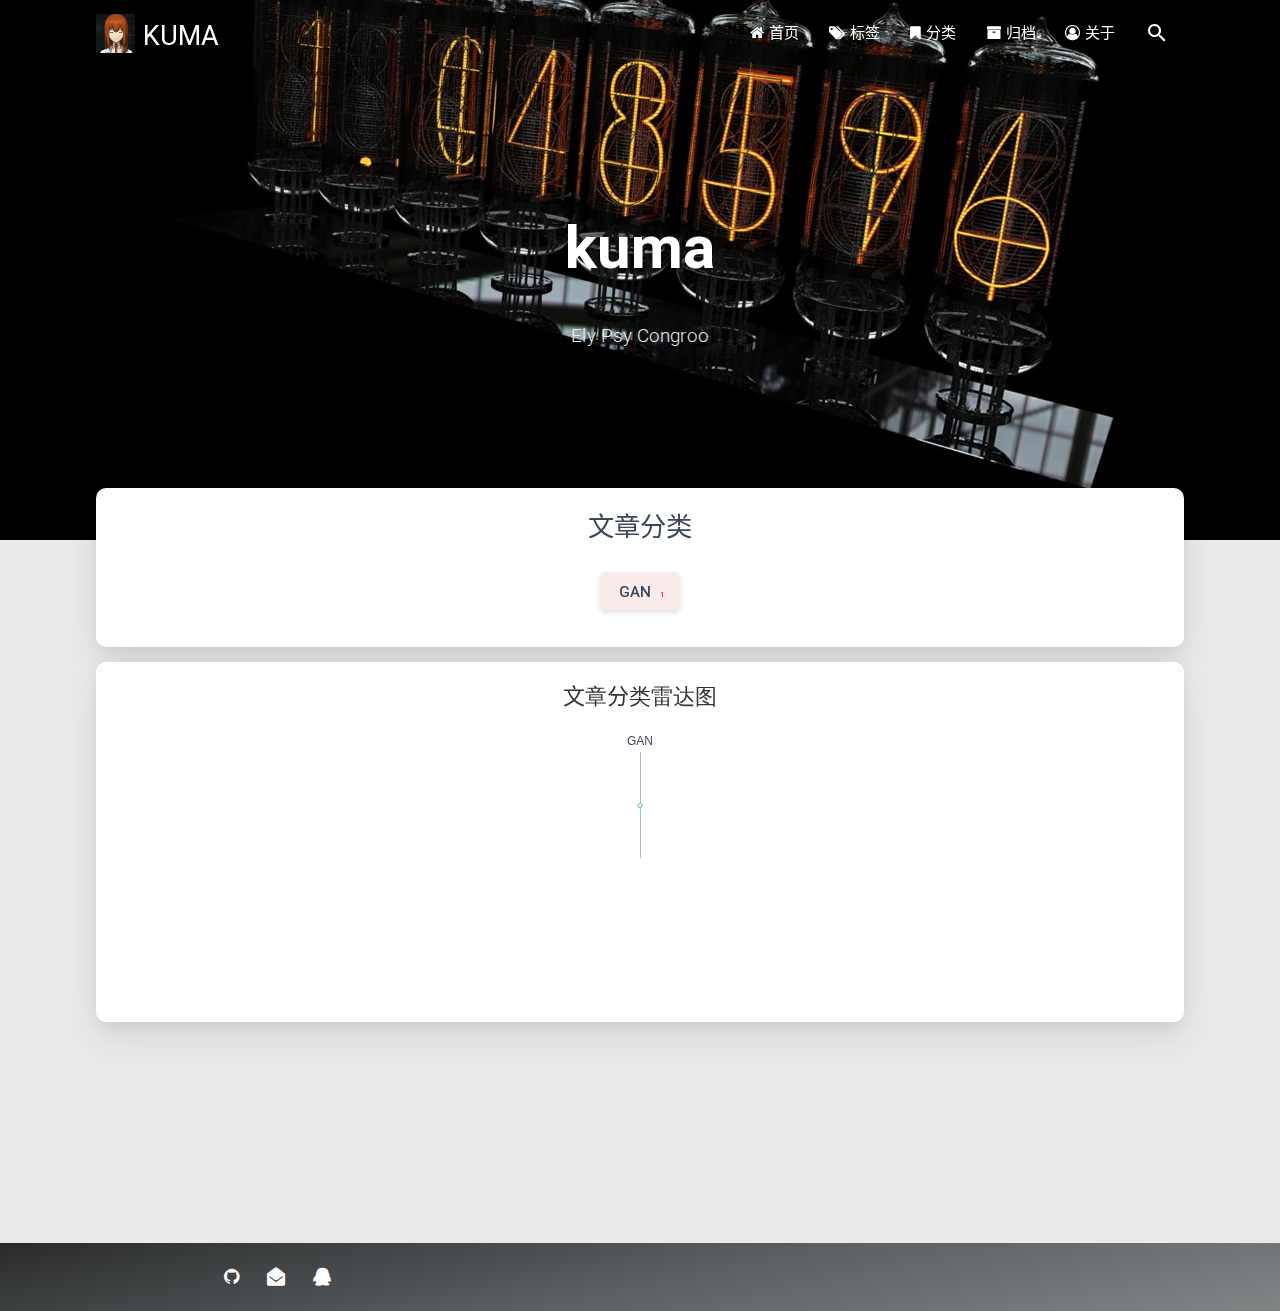
<file: categories/index.html>
<!DOCTYPE HTML>
<html lang="zh-CN">
<head>
    

<head><meta name="generator" content="Hexo 3.8.0">
    <meta charset="utf-8">
    <meta name="keywords" content="分类, KUMA">
    <meta name="description" content="分类 | KUMA">
    <meta http-equiv="X-UA-Compatible" content="IE=edge">
    <meta name="viewport" content="width=device-width, initial-scale=1.0">
    <meta name="renderer" content="webkit|ie-stand|ie-comp">
    <meta name="mobile-web-app-capable" content="yes">
    <meta name="format-detection" content="telephone=no">
    <meta name="apple-mobile-web-app-capable" content="yes">
    <meta name="apple-mobile-web-app-status-bar-style" content="black-translucent">
    <title>分类 | KUMA</title>
    <link rel="icon" type="image/png" href="/favicon.jpg">

    <link rel="stylesheet" type="text/css" href="/libs/awesome/css/font-awesome.min.css">
    <link rel="stylesheet" type="text/css" href="/libs/materialize/css/materialize.min.css">
    <link rel="stylesheet" type="text/css" href="/libs/aos/aos.css">
    <link rel="stylesheet" type="text/css" href="/libs/animate/animate.min.css">
    <link rel="stylesheet" type="text/css" href="/libs/lightGallery/css/lightgallery.min.css">
    <link rel="stylesheet" type="text/css" href="/css/matery.css">
    <link rel="stylesheet" type="text/css" href="/css/my.css">

    <script src="/libs/jquery/jquery-2.2.0.min.js"></script>
<link rel="stylesheet" href="/css/prism-tomorrow.css" type="text/css"></head>

</head>

<body>

<header class="navbar-fixed">
    <nav id="headNav" class="bg-color nav-transparent">
        <div id="navContainer" class="container">
            <div class="nav-wrapper">
                <div class="brand-logo">
                    <a href="/" class="waves-effect waves-light">
                        
                        <img src="/favicon.jpg" class="logo-img hide-on-small-only">
                        
                        <span class="logo-span">KUMA</span>
                    </a>
                </div>
                <a href="#" data-activates="mobile-nav" class="button-collapse"><i class="fa fa-navicon"></i></a>
<ul class="right">
    
    <li class="hide-on-med-and-down">
        <a href="/" class="waves-effect waves-light">
            
            <i class="fa fa-home"></i>
            
            <span>首页</span>
        </a>
    </li>
    
    <li class="hide-on-med-and-down">
        <a href="/tags" class="waves-effect waves-light">
            
            <i class="fa fa-tags"></i>
            
            <span>标签</span>
        </a>
    </li>
    
    <li class="hide-on-med-and-down">
        <a href="/categories" class="waves-effect waves-light">
            
            <i class="fa fa-bookmark"></i>
            
            <span>分类</span>
        </a>
    </li>
    
    <li class="hide-on-med-and-down">
        <a href="/archives" class="waves-effect waves-light">
            
            <i class="fa fa-archive"></i>
            
            <span>归档</span>
        </a>
    </li>
    
    <li class="hide-on-med-and-down">
        <a href="/about" class="waves-effect waves-light">
            
            <i class="fa fa-user-circle-o"></i>
            
            <span>关于</span>
        </a>
    </li>
    
    <li>
        <a id="toggleSearch" class="waves-effect waves-light">
            <i id="searchIcon" class="mdi-action-search"></i>
        </a>
    </li>

</ul>

<div class="side-nav" id="mobile-nav">

    <div class="mobile-head bg-color">
        
        <img src="/favicon.jpg" class="logo-img circle responsive-img">
        
        <div class="logo-name">KUMA</div>
        <div class="logo-desc">
            
            Ely Psy Congroo
            
        </div>
    </div>

    <ul class="menu-list mobile-menu-list">
        
        <li>
            <a href="/" class="waves-effect waves-light">
                
                <i class="fa fa-fw fa-home"></i>
                
                首页
            </a>
        </li>
        
        <li>
            <a href="/tags" class="waves-effect waves-light">
                
                <i class="fa fa-fw fa-tags"></i>
                
                标签
            </a>
        </li>
        
        <li>
            <a href="/categories" class="waves-effect waves-light">
                
                <i class="fa fa-fw fa-bookmark"></i>
                
                分类
            </a>
        </li>
        
        <li>
            <a href="/archives" class="waves-effect waves-light">
                
                <i class="fa fa-fw fa-archive"></i>
                
                归档
            </a>
        </li>
        
        <li>
            <a href="/about" class="waves-effect waves-light">
                
                <i class="fa fa-fw fa-user-circle-o"></i>
                
                关于
            </a>
        </li>
        
        
        <li><div class="divider"></div></li>
        <li>
            <a href="https://github.com/KumapowerLIU" class="waves-effect waves-light" target="_blank">
                <i class="fa fa-github-square fa-fw"></i>Fork Me
            </a>
        </li>
        
    </ul>

    <div class="social-link"><a href="https://github.com/KumapowerLIU" class="tooltipped" target="_blank" data-tooltip="访问我的GitHub" data-position="top" data-delay="50">
    <i class="fa fa-github"></i>
</a>
<a href="mailto:www884886@126.com" class="tooltipped" target="_blank" data-tooltip="邮件联系我" data-position="top" data-delay="50">
    <i class="fa fa-envelope-open"></i>
</a>
<a href="#!" class="tooltipped" data-tooltip="QQ联系我: 343610685" data-position="top" data-delay="50">
    <i class="fa fa-qq"></i>
</a></div>
</div>

            </div>
        </div>

        
        <style>
    .nav-transparent .github-corner {
        display: none !important;
    }

    .github-corner {
        position: absolute;
        z-index: 10;
        top: 0;
        right: 0;
        border: 0;
        transform: scale(1.1);
    }

    .github-corner svg {
        color: #0f9d58;
        fill: #fff;
        height: 64px;
        width: 64px;
    }

    .github-corner:hover .octo-arm {
        animation: a 0.56s ease-in-out;
    }

    .github-corner .octo-arm {
        animation: none;
    }

    @keyframes a {
        0%,
        to {
            transform: rotate(0);
        }
        20%,
        60% {
            transform: rotate(-25deg);
        }
        40%,
        80% {
            transform: rotate(10deg);
        }
    }
</style>

<a href="https://github.com/KumapowerLIU" class="github-corner tooltipped hide-on-med-and-down" target="_blank" data-tooltip="Fork Me" data-position="left" data-delay="50">
    <svg viewbox="0 0 250 250" aria-hidden="true">
        <path d="M0,0 L115,115 L130,115 L142,142 L250,250 L250,0 Z"/>
        <path d="M128.3,109.0 C113.8,99.7 119.0,89.6 119.0,89.6 C122.0,82.7 120.5,78.6 120.5,78.6 C119.2,72.0 123.4,76.3 123.4,76.3 C127.3,80.9 125.5,87.3 125.5,87.3 C122.9,97.6 130.6,101.9 134.4,103.2" fill="currentColor" style="transform-origin: 130px 106px;" class="octo-arm"/>
        <path d="M115.0,115.0 C114.9,115.1 118.7,116.5 119.8,115.4 L133.7,101.6 C136.9,99.2 139.9,98.4 142.2,98.6 C133.8,88.0 127.5,74.4 143.8,58.0 C148.5,53.4 154.0,51.2 159.7,51.0 C160.3,49.4 163.2,43.6 171.4,40.1 C171.4,40.1 176.1,42.5 178.8,56.2 C183.1,58.6 187.2,61.8 190.9,65.4 C194.5,69.0 197.7,73.2 200.1,77.6 C213.8,80.2 216.3,84.9 216.3,84.9 C212.7,93.1 206.9,96.0 205.4,96.6 C205.1,102.4 203.0,107.8 198.3,112.5 C181.9,128.9 168.3,122.5 157.7,114.1 C157.9,116.9 156.7,120.9 152.7,124.9 L141.0,136.5 C139.8,137.7 141.6,141.9 141.8,141.8 Z" fill="currentColor" class="octo-body"/>
    </svg>
</a>
        
    </nav>
</header>

<div class="bg-cover  about-cover" style="background-image: url('/medias/cover.jpg')">
    <div class="container">
        <div class="row">
            <div class="col s10 offset-s1 m8 offset-m2 l8 offset-l2">
                <div class="brand">
                    <div class="title center-align">
                    
                        kuma
                    
                    </div>

                    <div class="description center-align">
                    
                        Ely Psy Congroo
                    
                    </div>
                </div>
            </div>
        </div>
        
    </div>
</div>

<script>
// Dynamically switch banner pictures every day.
$('.bg-cover').css('background-image', 'url(/medias/banner/' + new Date().getDay() + '.jpg)');
</script>

<main class="content">

    

<div id="category-cloud" class="container chip-container">
    <div class="card">
        <div class="card-content">
            <div class="tag-title center-align">文章分类</div>
            <div class="tag-chips">
                
                
                
                <a href="/categories/GAN/" title="GAN: 1">
                    <span class="chip center-align waves-effect waves-light
                             chip-default " style="background-color: #F9EBEA;">GAN
                        <span class="tag-length">1</span>
                    </span>
                </a>
                
                
            </div>
        </div>
    </div>
</div>

    
    <style type="text/css">
    #category-radar {
        width: 100%;
        height: 360px;
    }
</style>

<div class="container" data-aos="fade-up">
    <div class="card">
        <div id="category-radar" class="card-content"></div>
    </div>
</div>

<script type="text/javascript" src="/libs/echarts/echarts.min.js"></script>
<script type="text/javascript">
    let radarChart = echarts.init(document.getElementById('category-radar'));

    

    let option = {
        title: {
            left: 'center',
            text: '文章分类雷达图',
            textStyle: {
                fontWeight: 500,
                fontSize: 22
            }
        },
        tooltip: {},
        radar: {
            name: {
                textStyle: {
                    color: '#3C4858'
                }
            },
            indicator: [{"name":"GAN","max":2}],
            nameGap: 5,
            center: ['50%','55%'],
            radius: '66%'
        },
        series: [{
            type: 'radar',
            color: ['#3ecf8e'],
            itemStyle: {normal: {areaStyle: {type: 'default'}}},
            data : [
                {
                    value : [1],
                    name : '文章分类数量'
                }
            ]
        }]
    };

    radarChart.setOption(option);
</script>
    

</main>

<footer class="page-footer bg-color">
    <div class="container row center-align">
        <div class="col s12 m8 l8 copy-right">
  
        </div>
        <div class="col s12 m4 l4 social-link"><a href="https://github.com/KumapowerLIU" class="tooltipped" target="_blank" data-tooltip="访问我的GitHub" data-position="top" data-delay="50">
    <i class="fa fa-github"></i>
</a>
<a href="mailto:www884886@126.com" class="tooltipped" target="_blank" data-tooltip="邮件联系我" data-position="top" data-delay="50">
    <i class="fa fa-envelope-open"></i>
</a>
<a href="#!" class="tooltipped" data-tooltip="QQ联系我: 343610685" data-position="top" data-delay="50">
    <i class="fa fa-qq"></i>
</a></div>
    </div>
</footer>

<div class="progress-bar"></div>


<!-- 搜索遮罩框 -->
<div id="searchModal" class="modal">
    <div class="modal-content">
        <div class="search-header">
            <span class="title">搜索</span>
            <input type="search" id="searchInput" name="s" placeholder="请输入搜索的关键字" class="search-input" autofocus>
        </div>
        <div id="searchResult"></div>
    </div>
</div>

<script src="/js/search.js"></script>
<script type="text/javascript">
    searchFunc("/" + "search.xml", 'searchInput', 'searchResult');
</script>
<!-- 回到顶部按钮 -->
<div id="backTop" class="top-scroll">
    <a class="btn-floating btn-large waves-effect waves-light" href="#!">
        <i class="fa fa-angle-up"></i>
    </a>
</div>


<script src="/libs/materialize/js/materialize.min.js"></script>
<script src="/libs/masonry/masonry.pkgd.min.js"></script>
<script src="/libs/aos/aos.js"></script>
<script src="/libs/scrollprogress/scrollProgress.min.js"></script>
<script src="/libs/lightGallery/js/lightgallery-all.min.js"></script>
<script src="/js/matery.js"></script>
</body>
</html>
</file>
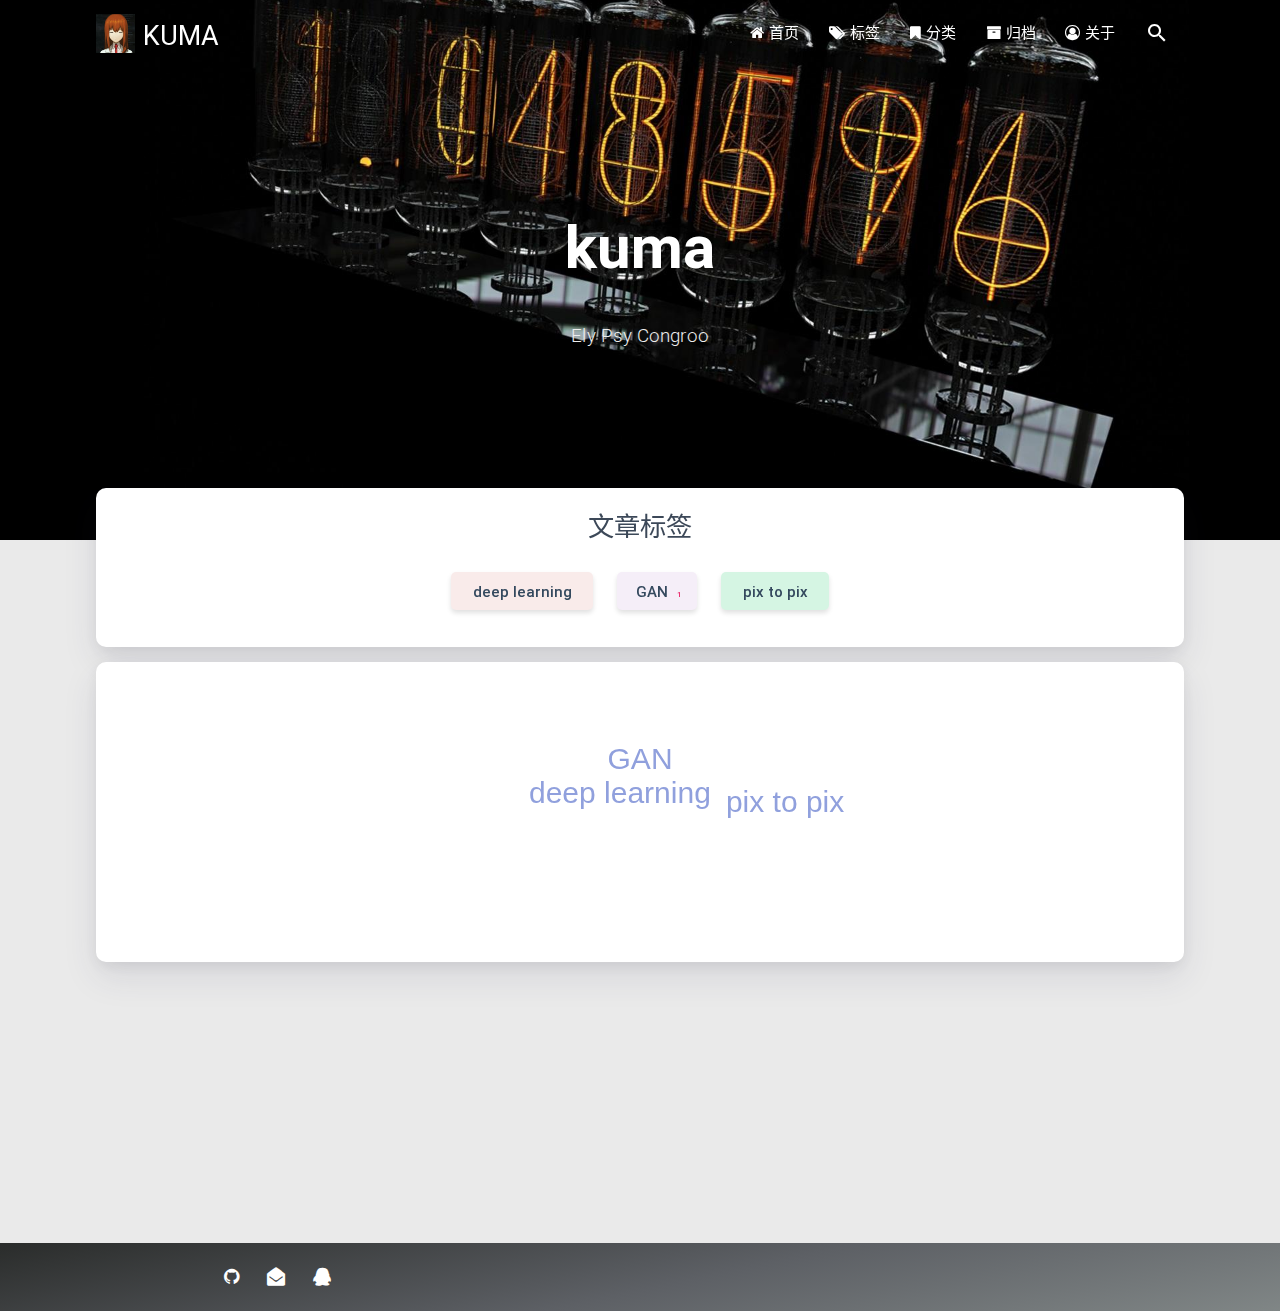
<file: tags/index.html>
<!DOCTYPE HTML>
<html lang="zh-CN">
<head>
    

<head><meta name="generator" content="Hexo 3.8.0">
    <meta charset="utf-8">
    <meta name="keywords" content="标签, KUMA">
    <meta name="description" content="标签 | KUMA">
    <meta http-equiv="X-UA-Compatible" content="IE=edge">
    <meta name="viewport" content="width=device-width, initial-scale=1.0">
    <meta name="renderer" content="webkit|ie-stand|ie-comp">
    <meta name="mobile-web-app-capable" content="yes">
    <meta name="format-detection" content="telephone=no">
    <meta name="apple-mobile-web-app-capable" content="yes">
    <meta name="apple-mobile-web-app-status-bar-style" content="black-translucent">
    <title>标签 | KUMA</title>
    <link rel="icon" type="image/png" href="/favicon.jpg">

    <link rel="stylesheet" type="text/css" href="/libs/awesome/css/font-awesome.min.css">
    <link rel="stylesheet" type="text/css" href="/libs/materialize/css/materialize.min.css">
    <link rel="stylesheet" type="text/css" href="/libs/aos/aos.css">
    <link rel="stylesheet" type="text/css" href="/libs/animate/animate.min.css">
    <link rel="stylesheet" type="text/css" href="/libs/lightGallery/css/lightgallery.min.css">
    <link rel="stylesheet" type="text/css" href="/css/matery.css">
    <link rel="stylesheet" type="text/css" href="/css/my.css">

    <script src="/libs/jquery/jquery-2.2.0.min.js"></script>
<link rel="stylesheet" href="/css/prism-tomorrow.css" type="text/css"></head>

</head>

<body>

<header class="navbar-fixed">
    <nav id="headNav" class="bg-color nav-transparent">
        <div id="navContainer" class="container">
            <div class="nav-wrapper">
                <div class="brand-logo">
                    <a href="/" class="waves-effect waves-light">
                        
                        <img src="/favicon.jpg" class="logo-img hide-on-small-only">
                        
                        <span class="logo-span">KUMA</span>
                    </a>
                </div>
                <a href="#" data-activates="mobile-nav" class="button-collapse"><i class="fa fa-navicon"></i></a>
<ul class="right">
    
    <li class="hide-on-med-and-down">
        <a href="/" class="waves-effect waves-light">
            
            <i class="fa fa-home"></i>
            
            <span>首页</span>
        </a>
    </li>
    
    <li class="hide-on-med-and-down">
        <a href="/tags" class="waves-effect waves-light">
            
            <i class="fa fa-tags"></i>
            
            <span>标签</span>
        </a>
    </li>
    
    <li class="hide-on-med-and-down">
        <a href="/categories" class="waves-effect waves-light">
            
            <i class="fa fa-bookmark"></i>
            
            <span>分类</span>
        </a>
    </li>
    
    <li class="hide-on-med-and-down">
        <a href="/archives" class="waves-effect waves-light">
            
            <i class="fa fa-archive"></i>
            
            <span>归档</span>
        </a>
    </li>
    
    <li class="hide-on-med-and-down">
        <a href="/about" class="waves-effect waves-light">
            
            <i class="fa fa-user-circle-o"></i>
            
            <span>关于</span>
        </a>
    </li>
    
    <li>
        <a id="toggleSearch" class="waves-effect waves-light">
            <i id="searchIcon" class="mdi-action-search"></i>
        </a>
    </li>

</ul>

<div class="side-nav" id="mobile-nav">

    <div class="mobile-head bg-color">
        
        <img src="/favicon.jpg" class="logo-img circle responsive-img">
        
        <div class="logo-name">KUMA</div>
        <div class="logo-desc">
            
            Ely Psy Congroo
            
        </div>
    </div>

    <ul class="menu-list mobile-menu-list">
        
        <li>
            <a href="/" class="waves-effect waves-light">
                
                <i class="fa fa-fw fa-home"></i>
                
                首页
            </a>
        </li>
        
        <li>
            <a href="/tags" class="waves-effect waves-light">
                
                <i class="fa fa-fw fa-tags"></i>
                
                标签
            </a>
        </li>
        
        <li>
            <a href="/categories" class="waves-effect waves-light">
                
                <i class="fa fa-fw fa-bookmark"></i>
                
                分类
            </a>
        </li>
        
        <li>
            <a href="/archives" class="waves-effect waves-light">
                
                <i class="fa fa-fw fa-archive"></i>
                
                归档
            </a>
        </li>
        
        <li>
            <a href="/about" class="waves-effect waves-light">
                
                <i class="fa fa-fw fa-user-circle-o"></i>
                
                关于
            </a>
        </li>
        
        
        <li><div class="divider"></div></li>
        <li>
            <a href="https://github.com/KumapowerLIU" class="waves-effect waves-light" target="_blank">
                <i class="fa fa-github-square fa-fw"></i>Fork Me
            </a>
        </li>
        
    </ul>

    <div class="social-link"><a href="https://github.com/KumapowerLIU" class="tooltipped" target="_blank" data-tooltip="访问我的GitHub" data-position="top" data-delay="50">
    <i class="fa fa-github"></i>
</a>
<a href="mailto:www884886@126.com" class="tooltipped" target="_blank" data-tooltip="邮件联系我" data-position="top" data-delay="50">
    <i class="fa fa-envelope-open"></i>
</a>
<a href="#!" class="tooltipped" data-tooltip="QQ联系我: 343610685" data-position="top" data-delay="50">
    <i class="fa fa-qq"></i>
</a></div>
</div>

            </div>
        </div>

        
        <style>
    .nav-transparent .github-corner {
        display: none !important;
    }

    .github-corner {
        position: absolute;
        z-index: 10;
        top: 0;
        right: 0;
        border: 0;
        transform: scale(1.1);
    }

    .github-corner svg {
        color: #0f9d58;
        fill: #fff;
        height: 64px;
        width: 64px;
    }

    .github-corner:hover .octo-arm {
        animation: a 0.56s ease-in-out;
    }

    .github-corner .octo-arm {
        animation: none;
    }

    @keyframes a {
        0%,
        to {
            transform: rotate(0);
        }
        20%,
        60% {
            transform: rotate(-25deg);
        }
        40%,
        80% {
            transform: rotate(10deg);
        }
    }
</style>

<a href="https://github.com/KumapowerLIU" class="github-corner tooltipped hide-on-med-and-down" target="_blank" data-tooltip="Fork Me" data-position="left" data-delay="50">
    <svg viewbox="0 0 250 250" aria-hidden="true">
        <path d="M0,0 L115,115 L130,115 L142,142 L250,250 L250,0 Z"/>
        <path d="M128.3,109.0 C113.8,99.7 119.0,89.6 119.0,89.6 C122.0,82.7 120.5,78.6 120.5,78.6 C119.2,72.0 123.4,76.3 123.4,76.3 C127.3,80.9 125.5,87.3 125.5,87.3 C122.9,97.6 130.6,101.9 134.4,103.2" fill="currentColor" style="transform-origin: 130px 106px;" class="octo-arm"/>
        <path d="M115.0,115.0 C114.9,115.1 118.7,116.5 119.8,115.4 L133.7,101.6 C136.9,99.2 139.9,98.4 142.2,98.6 C133.8,88.0 127.5,74.4 143.8,58.0 C148.5,53.4 154.0,51.2 159.7,51.0 C160.3,49.4 163.2,43.6 171.4,40.1 C171.4,40.1 176.1,42.5 178.8,56.2 C183.1,58.6 187.2,61.8 190.9,65.4 C194.5,69.0 197.7,73.2 200.1,77.6 C213.8,80.2 216.3,84.9 216.3,84.9 C212.7,93.1 206.9,96.0 205.4,96.6 C205.1,102.4 203.0,107.8 198.3,112.5 C181.9,128.9 168.3,122.5 157.7,114.1 C157.9,116.9 156.7,120.9 152.7,124.9 L141.0,136.5 C139.8,137.7 141.6,141.9 141.8,141.8 Z" fill="currentColor" class="octo-body"/>
    </svg>
</a>
        
    </nav>
</header>

<div class="bg-cover  about-cover" style="background-image: url('/medias/cover.jpg')">
    <div class="container">
        <div class="row">
            <div class="col s10 offset-s1 m8 offset-m2 l8 offset-l2">
                <div class="brand">
                    <div class="title center-align">
                    
                        kuma
                    
                    </div>

                    <div class="description center-align">
                    
                        Ely Psy Congroo
                    
                    </div>
                </div>
            </div>
        </div>
        
    </div>
</div>

<script>
// Dynamically switch banner pictures every day.
$('.bg-cover').css('background-image', 'url(/medias/banner/' + new Date().getDay() + '.jpg)');
</script>

<main class="content">

    

<div id="tags" class="container chip-container">
    <div class="card">
        <div class="card-content">
            <div class="tag-title center-align">文章标签</div>
            <div class="tag-chips">
                
                
                <a href="/tags/deep-learning/" title="deep learning: 1">
                    <span class="chip center-align waves-effect waves-light
                             chip-default " data-tagname="deep learning" style="background-color: #F9EBEA;">deep learning
                        <span class="tag-length">1</span>
                    </span>
                </a>
                
                
                <a href="/tags/GAN/" title="GAN: 1">
                    <span class="chip center-align waves-effect waves-light
                             chip-default " data-tagname="GAN" style="background-color: #F5EEF8;">GAN
                        <span class="tag-length">1</span>
                    </span>
                </a>
                
                
                <a href="/tags/pix-to-pix/" title="pix to pix: 1">
                    <span class="chip center-align waves-effect waves-light
                             chip-default " data-tagname="pix to pix" style="background-color: #D5F5E3;">pix to pix
                        <span class="tag-length">1</span>
                    </span>
                </a>
                
            </div>
        </div>
    </div>
</div>

    
    <link rel="stylesheet" type="text/css" href="/libs/jqcloud/jqcloud.css">
<style type="text/css">
    #tag-wordcloud {
        width: 100%;
        height: 300px;
    }
</style>

<div class="container" data-aos="fade-up">
    <div class="card">
        <div id="tag-wordcloud" class="card-content"></div>
    </div>
</div>

<script type="text/javascript" src="/libs/jqcloud/jqcloud-1.0.4.min.js"></script>
<script type="text/javascript">
    

    $('#tag-wordcloud').jQCloud([{"text":"deep learning","weight":1,"link":"https://kumapowerliu.github.io/tags/deep-learning/"},{"text":"GAN","weight":1,"link":"https://kumapowerliu.github.io/tags/GAN/"},{"text":"pix to pix","weight":1,"link":"https://kumapowerliu.github.io/tags/pix-to-pix/"}], {
        autoResize: true
    });
</script>
    

</main>

<footer class="page-footer bg-color">
    <div class="container row center-align">
        <div class="col s12 m8 l8 copy-right">
  
        </div>
        <div class="col s12 m4 l4 social-link"><a href="https://github.com/KumapowerLIU" class="tooltipped" target="_blank" data-tooltip="访问我的GitHub" data-position="top" data-delay="50">
    <i class="fa fa-github"></i>
</a>
<a href="mailto:www884886@126.com" class="tooltipped" target="_blank" data-tooltip="邮件联系我" data-position="top" data-delay="50">
    <i class="fa fa-envelope-open"></i>
</a>
<a href="#!" class="tooltipped" data-tooltip="QQ联系我: 343610685" data-position="top" data-delay="50">
    <i class="fa fa-qq"></i>
</a></div>
    </div>
</footer>

<div class="progress-bar"></div>


<!-- 搜索遮罩框 -->
<div id="searchModal" class="modal">
    <div class="modal-content">
        <div class="search-header">
            <span class="title">搜索</span>
            <input type="search" id="searchInput" name="s" placeholder="请输入搜索的关键字" class="search-input" autofocus>
        </div>
        <div id="searchResult"></div>
    </div>
</div>

<script src="/js/search.js"></script>
<script type="text/javascript">
    searchFunc("/" + "search.xml", 'searchInput', 'searchResult');
</script>
<!-- 回到顶部按钮 -->
<div id="backTop" class="top-scroll">
    <a class="btn-floating btn-large waves-effect waves-light" href="#!">
        <i class="fa fa-angle-up"></i>
    </a>
</div>


<script src="/libs/materialize/js/materialize.min.js"></script>
<script src="/libs/masonry/masonry.pkgd.min.js"></script>
<script src="/libs/aos/aos.js"></script>
<script src="/libs/scrollprogress/scrollProgress.min.js"></script>
<script src="/libs/lightGallery/js/lightgallery-all.min.js"></script>
<script src="/js/matery.js"></script>
</body>
</html>
</file>
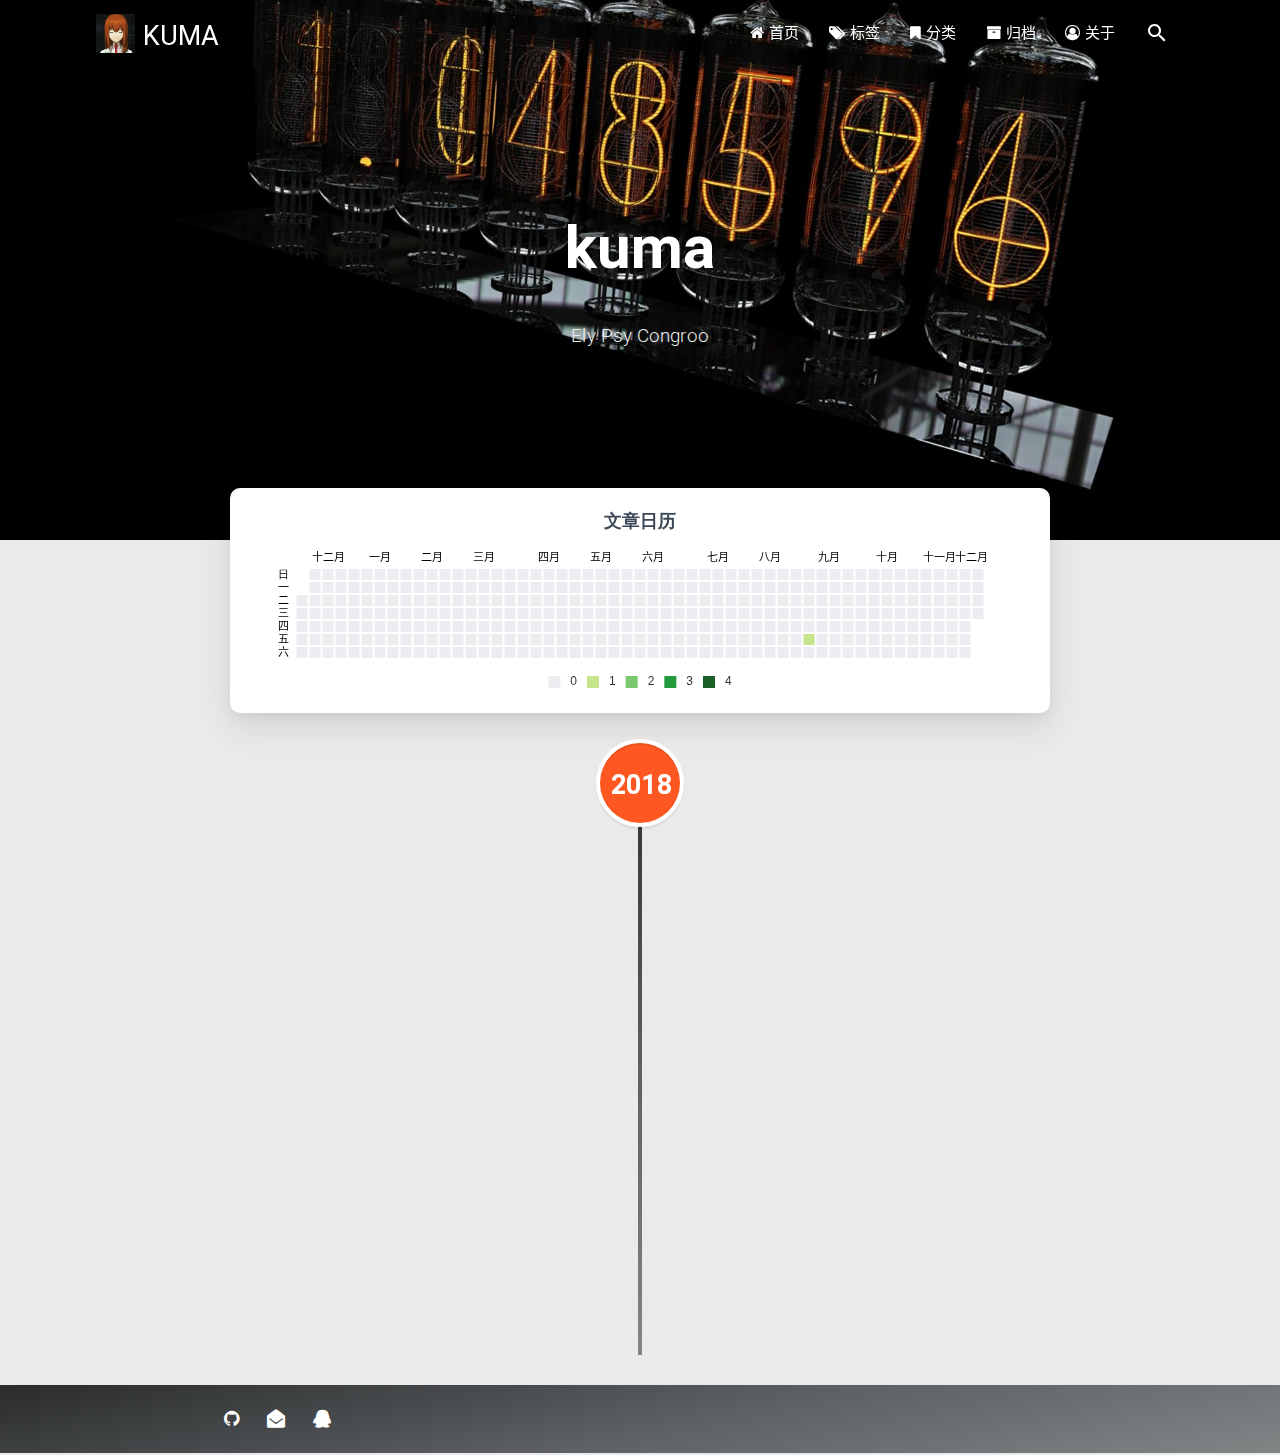
<file: archives/2018/index.html>
<!DOCTYPE HTML>
<html lang="zh-CN">
<head>
    

<head><meta name="generator" content="Hexo 3.8.0">
    <meta charset="utf-8">
    <meta name="keywords" content="归档: 2018, KUMA">
    <meta name="description" content="归档: 2018 | KUMA">
    <meta http-equiv="X-UA-Compatible" content="IE=edge">
    <meta name="viewport" content="width=device-width, initial-scale=1.0">
    <meta name="renderer" content="webkit|ie-stand|ie-comp">
    <meta name="mobile-web-app-capable" content="yes">
    <meta name="format-detection" content="telephone=no">
    <meta name="apple-mobile-web-app-capable" content="yes">
    <meta name="apple-mobile-web-app-status-bar-style" content="black-translucent">
    <title>归档: 2018 | KUMA</title>
    <link rel="icon" type="image/png" href="/favicon.jpg">

    <link rel="stylesheet" type="text/css" href="/libs/awesome/css/font-awesome.min.css">
    <link rel="stylesheet" type="text/css" href="/libs/materialize/css/materialize.min.css">
    <link rel="stylesheet" type="text/css" href="/libs/aos/aos.css">
    <link rel="stylesheet" type="text/css" href="/libs/animate/animate.min.css">
    <link rel="stylesheet" type="text/css" href="/libs/lightGallery/css/lightgallery.min.css">
    <link rel="stylesheet" type="text/css" href="/css/matery.css">
    <link rel="stylesheet" type="text/css" href="/css/my.css">

    <script src="/libs/jquery/jquery-2.2.0.min.js"></script>
<link rel="stylesheet" href="/css/prism-tomorrow.css" type="text/css"></head>

</head>

<body>

<header class="navbar-fixed">
    <nav id="headNav" class="bg-color nav-transparent">
        <div id="navContainer" class="container">
            <div class="nav-wrapper">
                <div class="brand-logo">
                    <a href="/" class="waves-effect waves-light">
                        
                        <img src="/favicon.jpg" class="logo-img hide-on-small-only">
                        
                        <span class="logo-span">KUMA</span>
                    </a>
                </div>
                <a href="#" data-activates="mobile-nav" class="button-collapse"><i class="fa fa-navicon"></i></a>
<ul class="right">
    
    <li class="hide-on-med-and-down">
        <a href="/" class="waves-effect waves-light">
            
            <i class="fa fa-home"></i>
            
            <span>首页</span>
        </a>
    </li>
    
    <li class="hide-on-med-and-down">
        <a href="/tags" class="waves-effect waves-light">
            
            <i class="fa fa-tags"></i>
            
            <span>标签</span>
        </a>
    </li>
    
    <li class="hide-on-med-and-down">
        <a href="/categories" class="waves-effect waves-light">
            
            <i class="fa fa-bookmark"></i>
            
            <span>分类</span>
        </a>
    </li>
    
    <li class="hide-on-med-and-down">
        <a href="/archives" class="waves-effect waves-light">
            
            <i class="fa fa-archive"></i>
            
            <span>归档</span>
        </a>
    </li>
    
    <li class="hide-on-med-and-down">
        <a href="/about" class="waves-effect waves-light">
            
            <i class="fa fa-user-circle-o"></i>
            
            <span>关于</span>
        </a>
    </li>
    
    <li>
        <a id="toggleSearch" class="waves-effect waves-light">
            <i id="searchIcon" class="mdi-action-search"></i>
        </a>
    </li>

</ul>

<div class="side-nav" id="mobile-nav">

    <div class="mobile-head bg-color">
        
        <img src="/favicon.jpg" class="logo-img circle responsive-img">
        
        <div class="logo-name">KUMA</div>
        <div class="logo-desc">
            
            Ely Psy Congroo
            
        </div>
    </div>

    <ul class="menu-list mobile-menu-list">
        
        <li>
            <a href="/" class="waves-effect waves-light">
                
                <i class="fa fa-fw fa-home"></i>
                
                首页
            </a>
        </li>
        
        <li>
            <a href="/tags" class="waves-effect waves-light">
                
                <i class="fa fa-fw fa-tags"></i>
                
                标签
            </a>
        </li>
        
        <li>
            <a href="/categories" class="waves-effect waves-light">
                
                <i class="fa fa-fw fa-bookmark"></i>
                
                分类
            </a>
        </li>
        
        <li>
            <a href="/archives" class="waves-effect waves-light">
                
                <i class="fa fa-fw fa-archive"></i>
                
                归档
            </a>
        </li>
        
        <li>
            <a href="/about" class="waves-effect waves-light">
                
                <i class="fa fa-fw fa-user-circle-o"></i>
                
                关于
            </a>
        </li>
        
        
        <li><div class="divider"></div></li>
        <li>
            <a href="https://github.com/KumapowerLIU" class="waves-effect waves-light" target="_blank">
                <i class="fa fa-github-square fa-fw"></i>Fork Me
            </a>
        </li>
        
    </ul>

    <div class="social-link"><a href="https://github.com/KumapowerLIU" class="tooltipped" target="_blank" data-tooltip="访问我的GitHub" data-position="top" data-delay="50">
    <i class="fa fa-github"></i>
</a>
<a href="mailto:www884886@126.com" class="tooltipped" target="_blank" data-tooltip="邮件联系我" data-position="top" data-delay="50">
    <i class="fa fa-envelope-open"></i>
</a>
<a href="#!" class="tooltipped" data-tooltip="QQ联系我: 343610685" data-position="top" data-delay="50">
    <i class="fa fa-qq"></i>
</a></div>
</div>

            </div>
        </div>

        
        <style>
    .nav-transparent .github-corner {
        display: none !important;
    }

    .github-corner {
        position: absolute;
        z-index: 10;
        top: 0;
        right: 0;
        border: 0;
        transform: scale(1.1);
    }

    .github-corner svg {
        color: #0f9d58;
        fill: #fff;
        height: 64px;
        width: 64px;
    }

    .github-corner:hover .octo-arm {
        animation: a 0.56s ease-in-out;
    }

    .github-corner .octo-arm {
        animation: none;
    }

    @keyframes a {
        0%,
        to {
            transform: rotate(0);
        }
        20%,
        60% {
            transform: rotate(-25deg);
        }
        40%,
        80% {
            transform: rotate(10deg);
        }
    }
</style>

<a href="https://github.com/KumapowerLIU" class="github-corner tooltipped hide-on-med-and-down" target="_blank" data-tooltip="Fork Me" data-position="left" data-delay="50">
    <svg viewbox="0 0 250 250" aria-hidden="true">
        <path d="M0,0 L115,115 L130,115 L142,142 L250,250 L250,0 Z"/>
        <path d="M128.3,109.0 C113.8,99.7 119.0,89.6 119.0,89.6 C122.0,82.7 120.5,78.6 120.5,78.6 C119.2,72.0 123.4,76.3 123.4,76.3 C127.3,80.9 125.5,87.3 125.5,87.3 C122.9,97.6 130.6,101.9 134.4,103.2" fill="currentColor" style="transform-origin: 130px 106px;" class="octo-arm"/>
        <path d="M115.0,115.0 C114.9,115.1 118.7,116.5 119.8,115.4 L133.7,101.6 C136.9,99.2 139.9,98.4 142.2,98.6 C133.8,88.0 127.5,74.4 143.8,58.0 C148.5,53.4 154.0,51.2 159.7,51.0 C160.3,49.4 163.2,43.6 171.4,40.1 C171.4,40.1 176.1,42.5 178.8,56.2 C183.1,58.6 187.2,61.8 190.9,65.4 C194.5,69.0 197.7,73.2 200.1,77.6 C213.8,80.2 216.3,84.9 216.3,84.9 C212.7,93.1 206.9,96.0 205.4,96.6 C205.1,102.4 203.0,107.8 198.3,112.5 C181.9,128.9 168.3,122.5 157.7,114.1 C157.9,116.9 156.7,120.9 152.7,124.9 L141.0,136.5 C139.8,137.7 141.6,141.9 141.8,141.8 Z" fill="currentColor" class="octo-body"/>
    </svg>
</a>
        
    </nav>
</header>

<div class="bg-cover  about-cover" style="background-image: url('/medias/cover.jpg')">
    <div class="container">
        <div class="row">
            <div class="col s10 offset-s1 m8 offset-m2 l8 offset-l2">
                <div class="brand">
                    <div class="title center-align">
                    
                        kuma
                    
                    </div>

                    <div class="description center-align">
                    
                        Ely Psy Congroo
                    
                    </div>
                </div>
            </div>
        </div>
        
    </div>
</div>

<script>
// Dynamically switch banner pictures every day.
$('.bg-cover').css('background-image', 'url(/medias/banner/' + new Date().getDay() + '.jpg)');
</script>

<main class="content">

    
    <div class="container archive-calendar">
    <div class="card">
        <div id="post-calendar" class="card-content"></div>
    </div>
</div>

<script type="text/javascript" src="/libs/echarts/echarts.min.js"></script>
<script type="text/javascript">
    let myChart = echarts.init(document.getElementById('post-calendar'));

    

    let option = {
        title: {
            top: 0,
            text: '文章日历',
            left: 'center',
            textStyle: {
                color: '#3C4858'
            }
        },
        tooltip: {
            padding: 10,
            backgroundColor: '#555',
            borderColor: '#777',
            borderWidth: 1,
            formatter: function (obj) {
                var value = obj.value;
                return '<div style="font-size: 14px;">' + value[0] + '：' + value[1] + '</div>';
            }
        },
        visualMap: {
            show: true,
            showLabel: true,
            categories: [0, 1, 2, 3, 4],
            calculable: true,
            inRange: {
                symbol: 'rect',
                color: ['#ebedf0', '#c6e48b', '#7bc96f', '#239a3b', '#196127']
            },
            itemWidth: 12,
            itemHeight: 12,
            orient: 'horizontal',
            left: 'center',
            bottom: 0
        },
        calendar: [{
            left: 'center',
            range: ["2017-12-05", "2018-12-05"],
            cellSize: [13, 13],
            splitLine: {
                show: false
            },
            itemStyle: {
                borderColor: '#fff',
                borderWidth: 2
            },
            yearLabel: {
                show: false
            },
            monthLabel: {
                nameMap: 'cn',
                fontSize: 11
            },
            dayLabel: {
                formatter: '{start}  1st',
                nameMap: 'cn',
                fontSize: 11
            }
        }],
        series: [{
            type: 'heatmap',
            coordinateSystem: 'calendar',
            calendarIndex: 0,
            data: [["2017-12-05", 0], ["2017-12-06", 0], ["2017-12-07", 0], ["2017-12-08", 0], ["2017-12-09", 0], ["2017-12-10", 0], ["2017-12-11", 0], ["2017-12-12", 0], ["2017-12-13", 0], ["2017-12-14", 0], ["2017-12-15", 0], ["2017-12-16", 0], ["2017-12-17", 0], ["2017-12-18", 0], ["2017-12-19", 0], ["2017-12-20", 0], ["2017-12-21", 0], ["2017-12-22", 0], ["2017-12-23", 0], ["2017-12-24", 0], ["2017-12-25", 0], ["2017-12-26", 0], ["2017-12-27", 0], ["2017-12-28", 0], ["2017-12-29", 0], ["2017-12-30", 0], ["2017-12-31", 0], ["2018-01-01", 0], ["2018-01-02", 0], ["2018-01-03", 0], ["2018-01-04", 0], ["2018-01-05", 0], ["2018-01-06", 0], ["2018-01-07", 0], ["2018-01-08", 0], ["2018-01-09", 0], ["2018-01-10", 0], ["2018-01-11", 0], ["2018-01-12", 0], ["2018-01-13", 0], ["2018-01-14", 0], ["2018-01-15", 0], ["2018-01-16", 0], ["2018-01-17", 0], ["2018-01-18", 0], ["2018-01-19", 0], ["2018-01-20", 0], ["2018-01-21", 0], ["2018-01-22", 0], ["2018-01-23", 0], ["2018-01-24", 0], ["2018-01-25", 0], ["2018-01-26", 0], ["2018-01-27", 0], ["2018-01-28", 0], ["2018-01-29", 0], ["2018-01-30", 0], ["2018-01-31", 0], ["2018-02-01", 0], ["2018-02-02", 0], ["2018-02-03", 0], ["2018-02-04", 0], ["2018-02-05", 0], ["2018-02-06", 0], ["2018-02-07", 0], ["2018-02-08", 0], ["2018-02-09", 0], ["2018-02-10", 0], ["2018-02-11", 0], ["2018-02-12", 0], ["2018-02-13", 0], ["2018-02-14", 0], ["2018-02-15", 0], ["2018-02-16", 0], ["2018-02-17", 0], ["2018-02-18", 0], ["2018-02-19", 0], ["2018-02-20", 0], ["2018-02-21", 0], ["2018-02-22", 0], ["2018-02-23", 0], ["2018-02-24", 0], ["2018-02-25", 0], ["2018-02-26", 0], ["2018-02-27", 0], ["2018-02-28", 0], ["2018-03-01", 0], ["2018-03-02", 0], ["2018-03-03", 0], ["2018-03-04", 0], ["2018-03-05", 0], ["2018-03-06", 0], ["2018-03-07", 0], ["2018-03-08", 0], ["2018-03-09", 0], ["2018-03-10", 0], ["2018-03-11", 0], ["2018-03-12", 0], ["2018-03-13", 0], ["2018-03-14", 0], ["2018-03-15", 0], ["2018-03-16", 0], ["2018-03-17", 0], ["2018-03-18", 0], ["2018-03-19", 0], ["2018-03-20", 0], ["2018-03-21", 0], ["2018-03-22", 0], ["2018-03-23", 0], ["2018-03-24", 0], ["2018-03-25", 0], ["2018-03-26", 0], ["2018-03-27", 0], ["2018-03-28", 0], ["2018-03-29", 0], ["2018-03-30", 0], ["2018-03-31", 0], ["2018-04-01", 0], ["2018-04-02", 0], ["2018-04-03", 0], ["2018-04-04", 0], ["2018-04-05", 0], ["2018-04-06", 0], ["2018-04-07", 0], ["2018-04-08", 0], ["2018-04-09", 0], ["2018-04-10", 0], ["2018-04-11", 0], ["2018-04-12", 0], ["2018-04-13", 0], ["2018-04-14", 0], ["2018-04-15", 0], ["2018-04-16", 0], ["2018-04-17", 0], ["2018-04-18", 0], ["2018-04-19", 0], ["2018-04-20", 0], ["2018-04-21", 0], ["2018-04-22", 0], ["2018-04-23", 0], ["2018-04-24", 0], ["2018-04-25", 0], ["2018-04-26", 0], ["2018-04-27", 0], ["2018-04-28", 0], ["2018-04-29", 0], ["2018-04-30", 0], ["2018-05-01", 0], ["2018-05-02", 0], ["2018-05-03", 0], ["2018-05-04", 0], ["2018-05-05", 0], ["2018-05-06", 0], ["2018-05-07", 0], ["2018-05-08", 0], ["2018-05-09", 0], ["2018-05-10", 0], ["2018-05-11", 0], ["2018-05-12", 0], ["2018-05-13", 0], ["2018-05-14", 0], ["2018-05-15", 0], ["2018-05-16", 0], ["2018-05-17", 0], ["2018-05-18", 0], ["2018-05-19", 0], ["2018-05-20", 0], ["2018-05-21", 0], ["2018-05-22", 0], ["2018-05-23", 0], ["2018-05-24", 0], ["2018-05-25", 0], ["2018-05-26", 0], ["2018-05-27", 0], ["2018-05-28", 0], ["2018-05-29", 0], ["2018-05-30", 0], ["2018-05-31", 0], ["2018-06-01", 0], ["2018-06-02", 0], ["2018-06-03", 0], ["2018-06-04", 0], ["2018-06-05", 0], ["2018-06-06", 0], ["2018-06-07", 0], ["2018-06-08", 0], ["2018-06-09", 0], ["2018-06-10", 0], ["2018-06-11", 0], ["2018-06-12", 0], ["2018-06-13", 0], ["2018-06-14", 0], ["2018-06-15", 0], ["2018-06-16", 0], ["2018-06-17", 0], ["2018-06-18", 0], ["2018-06-19", 0], ["2018-06-20", 0], ["2018-06-21", 0], ["2018-06-22", 0], ["2018-06-23", 0], ["2018-06-24", 0], ["2018-06-25", 0], ["2018-06-26", 0], ["2018-06-27", 0], ["2018-06-28", 0], ["2018-06-29", 0], ["2018-06-30", 0], ["2018-07-01", 0], ["2018-07-02", 0], ["2018-07-03", 0], ["2018-07-04", 0], ["2018-07-05", 0], ["2018-07-06", 0], ["2018-07-07", 0], ["2018-07-08", 0], ["2018-07-09", 0], ["2018-07-10", 0], ["2018-07-11", 0], ["2018-07-12", 0], ["2018-07-13", 0], ["2018-07-14", 0], ["2018-07-15", 0], ["2018-07-16", 0], ["2018-07-17", 0], ["2018-07-18", 0], ["2018-07-19", 0], ["2018-07-20", 0], ["2018-07-21", 0], ["2018-07-22", 0], ["2018-07-23", 0], ["2018-07-24", 0], ["2018-07-25", 0], ["2018-07-26", 0], ["2018-07-27", 0], ["2018-07-28", 0], ["2018-07-29", 0], ["2018-07-30", 0], ["2018-07-31", 0], ["2018-08-01", 0], ["2018-08-02", 0], ["2018-08-03", 0], ["2018-08-04", 0], ["2018-08-05", 0], ["2018-08-06", 0], ["2018-08-07", 0], ["2018-08-08", 0], ["2018-08-09", 0], ["2018-08-10", 0], ["2018-08-11", 0], ["2018-08-12", 0], ["2018-08-13", 0], ["2018-08-14", 0], ["2018-08-15", 0], ["2018-08-16", 0], ["2018-08-17", 0], ["2018-08-18", 0], ["2018-08-19", 0], ["2018-08-20", 0], ["2018-08-21", 0], ["2018-08-22", 0], ["2018-08-23", 0], ["2018-08-24", 0], ["2018-08-25", 0], ["2018-08-26", 0], ["2018-08-27", 0], ["2018-08-28", 0], ["2018-08-29", 0], ["2018-08-30", 0], ["2018-08-31", 0], ["2018-09-01", 0], ["2018-09-02", 0], ["2018-09-03", 0], ["2018-09-04", 0], ["2018-09-05", 0], ["2018-09-06", 0], ["2018-09-07", 1], ["2018-09-08", 0], ["2018-09-09", 0], ["2018-09-10", 0], ["2018-09-11", 0], ["2018-09-12", 0], ["2018-09-13", 0], ["2018-09-14", 0], ["2018-09-15", 0], ["2018-09-16", 0], ["2018-09-17", 0], ["2018-09-18", 0], ["2018-09-19", 0], ["2018-09-20", 0], ["2018-09-21", 0], ["2018-09-22", 0], ["2018-09-23", 0], ["2018-09-24", 0], ["2018-09-25", 0], ["2018-09-26", 0], ["2018-09-27", 0], ["2018-09-28", 0], ["2018-09-29", 0], ["2018-09-30", 0], ["2018-10-01", 0], ["2018-10-02", 0], ["2018-10-03", 0], ["2018-10-04", 0], ["2018-10-05", 0], ["2018-10-06", 0], ["2018-10-07", 0], ["2018-10-08", 0], ["2018-10-09", 0], ["2018-10-10", 0], ["2018-10-11", 0], ["2018-10-12", 0], ["2018-10-13", 0], ["2018-10-14", 0], ["2018-10-15", 0], ["2018-10-16", 0], ["2018-10-17", 0], ["2018-10-18", 0], ["2018-10-19", 0], ["2018-10-20", 0], ["2018-10-21", 0], ["2018-10-22", 0], ["2018-10-23", 0], ["2018-10-24", 0], ["2018-10-25", 0], ["2018-10-26", 0], ["2018-10-27", 0], ["2018-10-28", 0], ["2018-10-29", 0], ["2018-10-30", 0], ["2018-10-31", 0], ["2018-11-01", 0], ["2018-11-02", 0], ["2018-11-03", 0], ["2018-11-04", 0], ["2018-11-05", 0], ["2018-11-06", 0], ["2018-11-07", 0], ["2018-11-08", 0], ["2018-11-09", 0], ["2018-11-10", 0], ["2018-11-11", 0], ["2018-11-12", 0], ["2018-11-13", 0], ["2018-11-14", 0], ["2018-11-15", 0], ["2018-11-16", 0], ["2018-11-17", 0], ["2018-11-18", 0], ["2018-11-19", 0], ["2018-11-20", 0], ["2018-11-21", 0], ["2018-11-22", 0], ["2018-11-23", 0], ["2018-11-24", 0], ["2018-11-25", 0], ["2018-11-26", 0], ["2018-11-27", 0], ["2018-11-28", 0], ["2018-11-29", 0], ["2018-11-30", 0], ["2018-12-01", 0], ["2018-12-02", 0], ["2018-12-03", 0], ["2018-12-04", 0], ["2018-12-05", 0]]
        }]

    };

    myChart.setOption(option);
</script>
    

    

    <div id="cd-timeline" class="container">
        
        <div class="cd-timeline-block">

            
            
            
            <div class="cd-timeline-img year" data-aos="zoom-in-up">
                <a href="/archives/2018">2018</a>
            </div>
            

            
            
            
            <div class="cd-timeline-img month" data-aos="zoom-in-up">
                <a href="/archives/2018/09">09</a>
            </div>
            

            
            <div class="cd-timeline-img day" data-aos="zoom-in-up">
                <span>07</span>
            </div>
            <article class="cd-timeline-content" data-aos="fade-up">
                <div class="article col s12 m6">
                    <div class="card">
                        <a href="/2018/09/07/first/">
                            <div class="card-image">
                                
                                
                                <img src="/medias/featureimages/5.jpg" class="responsive-img" alt="pix to pix">
                                
                                <span class="card-title">pix to pix</span>
                            </div>
                        </a>
                        <div class="card-content article-content">
                            <div class="summary">今天我们来介绍一下pix to pix这篇文章, 这篇文章是2017年备受瞩目的文章之一，其推广的项目以及优秀的实验结果让人折服。pix to pix 也就是图</div>
                            <div class="publish-info">
                                <span class="publish-date">
                                    <i class="fa fa-clock-o fa-fw icon-date"></i>2018-09-07
                                </span>
                                <span class="publish-author">
                                    
                                    <i class="fa fa-bookmark fa-fw icon-category"></i>
                                    
                                    <a href="/categories/GAN/" class="post-category" target="_blank">
                                    GAN
                                    </a>
                                    
                                    
                                </span>
                            </div>
                        </div>

                        
                        <div class="card-action article-tags">
                            
                            <a href="/tags/deep-learning/"><span class="chip bg-color">deep learning</span></a>
                            
                            <a href="/tags/GAN/"><span class="chip bg-color">GAN</span></a>
                            
                            <a href="/tags/pix-to-pix/"><span class="chip bg-color">pix to pix</span></a>
                            
                        </div>
                        
                    </div>
                </div>
            </article>
        </div>
        
    </div>

</main>


<footer class="page-footer bg-color">
    <div class="container row center-align">
        <div class="col s12 m8 l8 copy-right">
  
        </div>
        <div class="col s12 m4 l4 social-link"><a href="https://github.com/KumapowerLIU" class="tooltipped" target="_blank" data-tooltip="访问我的GitHub" data-position="top" data-delay="50">
    <i class="fa fa-github"></i>
</a>
<a href="mailto:www884886@126.com" class="tooltipped" target="_blank" data-tooltip="邮件联系我" data-position="top" data-delay="50">
    <i class="fa fa-envelope-open"></i>
</a>
<a href="#!" class="tooltipped" data-tooltip="QQ联系我: 343610685" data-position="top" data-delay="50">
    <i class="fa fa-qq"></i>
</a></div>
    </div>
</footer>

<div class="progress-bar"></div>


<!-- 搜索遮罩框 -->
<div id="searchModal" class="modal">
    <div class="modal-content">
        <div class="search-header">
            <span class="title">搜索</span>
            <input type="search" id="searchInput" name="s" placeholder="请输入搜索的关键字" class="search-input" autofocus>
        </div>
        <div id="searchResult"></div>
    </div>
</div>

<script src="/js/search.js"></script>
<script type="text/javascript">
    searchFunc("/" + "search.xml", 'searchInput', 'searchResult');
</script>
<!-- 回到顶部按钮 -->
<div id="backTop" class="top-scroll">
    <a class="btn-floating btn-large waves-effect waves-light" href="#!">
        <i class="fa fa-angle-up"></i>
    </a>
</div>


<script src="/libs/materialize/js/materialize.min.js"></script>
<script src="/libs/masonry/masonry.pkgd.min.js"></script>
<script src="/libs/aos/aos.js"></script>
<script src="/libs/scrollprogress/scrollProgress.min.js"></script>
<script src="/libs/lightGallery/js/lightgallery-all.min.js"></script>
<script src="/js/matery.js"></script>
</body>
</html>
</file>
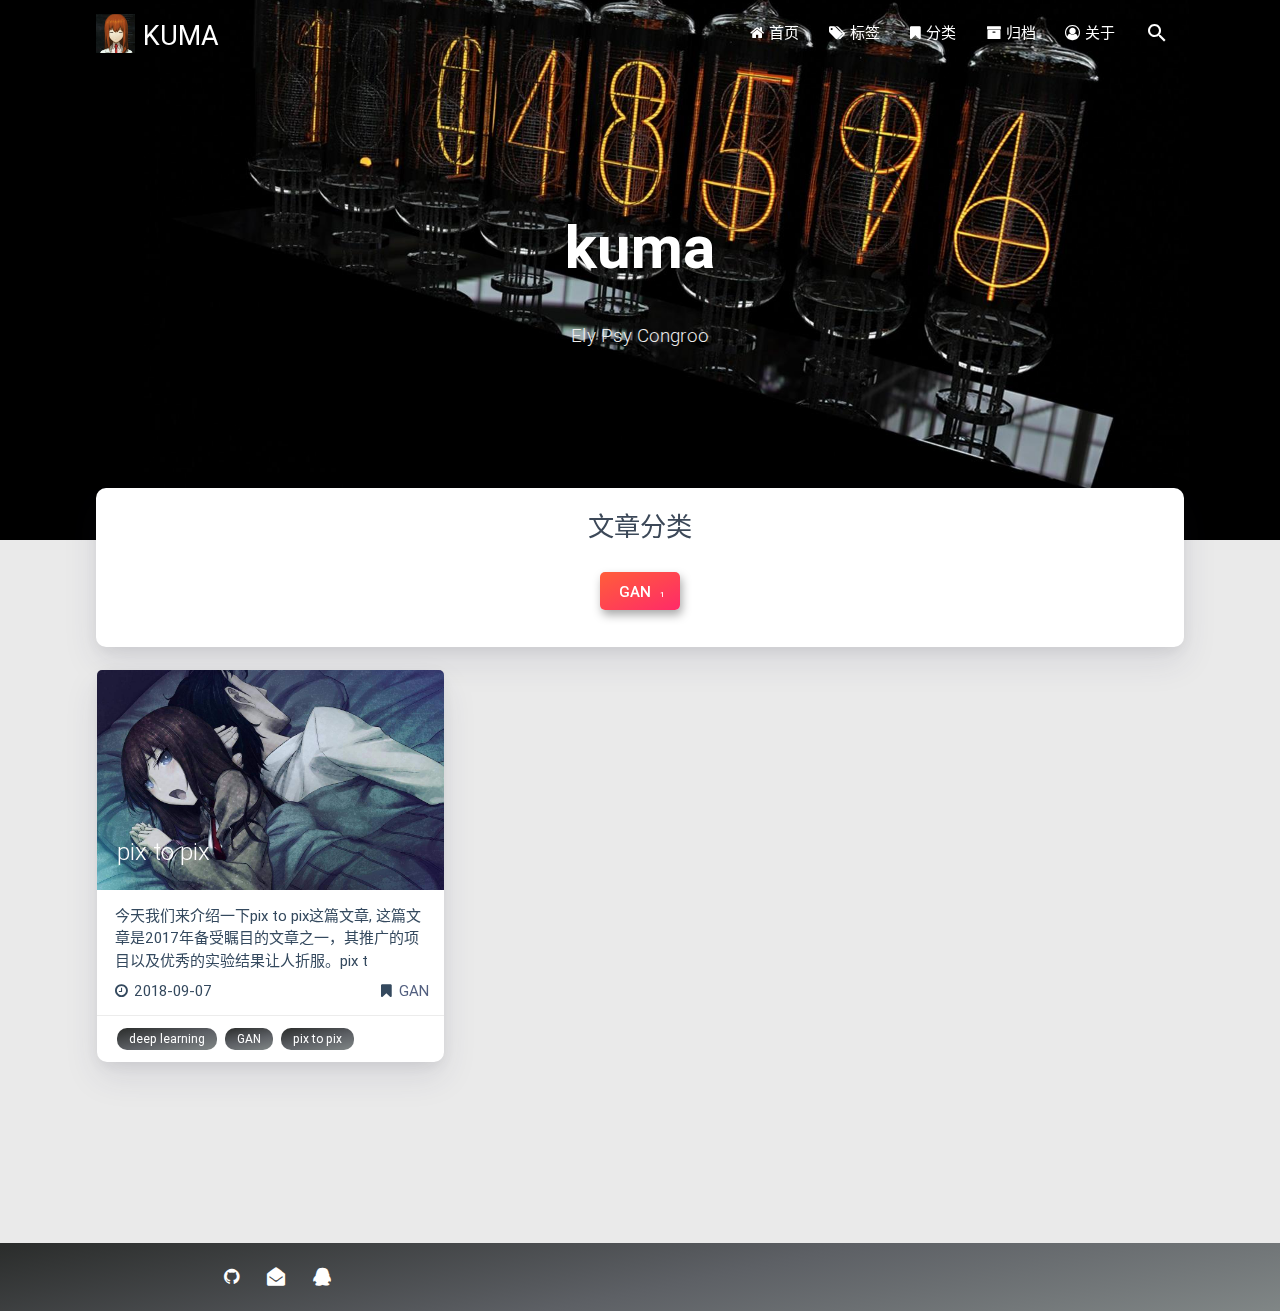
<file: categories/GAN/index.html>
<!DOCTYPE HTML>
<html lang="zh-CN">
<head>
    

<head><meta name="generator" content="Hexo 3.8.0">
    <meta charset="utf-8">
    <meta name="keywords" content="分类: GAN, KUMA">
    <meta name="description" content="分类: GAN | KUMA">
    <meta http-equiv="X-UA-Compatible" content="IE=edge">
    <meta name="viewport" content="width=device-width, initial-scale=1.0">
    <meta name="renderer" content="webkit|ie-stand|ie-comp">
    <meta name="mobile-web-app-capable" content="yes">
    <meta name="format-detection" content="telephone=no">
    <meta name="apple-mobile-web-app-capable" content="yes">
    <meta name="apple-mobile-web-app-status-bar-style" content="black-translucent">
    <title>分类: GAN | KUMA</title>
    <link rel="icon" type="image/png" href="/favicon.jpg">

    <link rel="stylesheet" type="text/css" href="/libs/awesome/css/font-awesome.min.css">
    <link rel="stylesheet" type="text/css" href="/libs/materialize/css/materialize.min.css">
    <link rel="stylesheet" type="text/css" href="/libs/aos/aos.css">
    <link rel="stylesheet" type="text/css" href="/libs/animate/animate.min.css">
    <link rel="stylesheet" type="text/css" href="/libs/lightGallery/css/lightgallery.min.css">
    <link rel="stylesheet" type="text/css" href="/css/matery.css">
    <link rel="stylesheet" type="text/css" href="/css/my.css">

    <script src="/libs/jquery/jquery-2.2.0.min.js"></script>
<link rel="stylesheet" href="/css/prism-tomorrow.css" type="text/css"></head>

</head>

<body>

<header class="navbar-fixed">
    <nav id="headNav" class="bg-color nav-transparent">
        <div id="navContainer" class="container">
            <div class="nav-wrapper">
                <div class="brand-logo">
                    <a href="/" class="waves-effect waves-light">
                        
                        <img src="/favicon.jpg" class="logo-img hide-on-small-only">
                        
                        <span class="logo-span">KUMA</span>
                    </a>
                </div>
                <a href="#" data-activates="mobile-nav" class="button-collapse"><i class="fa fa-navicon"></i></a>
<ul class="right">
    
    <li class="hide-on-med-and-down">
        <a href="/" class="waves-effect waves-light">
            
            <i class="fa fa-home"></i>
            
            <span>首页</span>
        </a>
    </li>
    
    <li class="hide-on-med-and-down">
        <a href="/tags" class="waves-effect waves-light">
            
            <i class="fa fa-tags"></i>
            
            <span>标签</span>
        </a>
    </li>
    
    <li class="hide-on-med-and-down">
        <a href="/categories" class="waves-effect waves-light">
            
            <i class="fa fa-bookmark"></i>
            
            <span>分类</span>
        </a>
    </li>
    
    <li class="hide-on-med-and-down">
        <a href="/archives" class="waves-effect waves-light">
            
            <i class="fa fa-archive"></i>
            
            <span>归档</span>
        </a>
    </li>
    
    <li class="hide-on-med-and-down">
        <a href="/about" class="waves-effect waves-light">
            
            <i class="fa fa-user-circle-o"></i>
            
            <span>关于</span>
        </a>
    </li>
    
    <li>
        <a id="toggleSearch" class="waves-effect waves-light">
            <i id="searchIcon" class="mdi-action-search"></i>
        </a>
    </li>

</ul>

<div class="side-nav" id="mobile-nav">

    <div class="mobile-head bg-color">
        
        <img src="/favicon.jpg" class="logo-img circle responsive-img">
        
        <div class="logo-name">KUMA</div>
        <div class="logo-desc">
            
            Ely Psy Congroo
            
        </div>
    </div>

    <ul class="menu-list mobile-menu-list">
        
        <li>
            <a href="/" class="waves-effect waves-light">
                
                <i class="fa fa-fw fa-home"></i>
                
                首页
            </a>
        </li>
        
        <li>
            <a href="/tags" class="waves-effect waves-light">
                
                <i class="fa fa-fw fa-tags"></i>
                
                标签
            </a>
        </li>
        
        <li>
            <a href="/categories" class="waves-effect waves-light">
                
                <i class="fa fa-fw fa-bookmark"></i>
                
                分类
            </a>
        </li>
        
        <li>
            <a href="/archives" class="waves-effect waves-light">
                
                <i class="fa fa-fw fa-archive"></i>
                
                归档
            </a>
        </li>
        
        <li>
            <a href="/about" class="waves-effect waves-light">
                
                <i class="fa fa-fw fa-user-circle-o"></i>
                
                关于
            </a>
        </li>
        
        
        <li><div class="divider"></div></li>
        <li>
            <a href="https://github.com/KumapowerLIU" class="waves-effect waves-light" target="_blank">
                <i class="fa fa-github-square fa-fw"></i>Fork Me
            </a>
        </li>
        
    </ul>

    <div class="social-link"><a href="https://github.com/KumapowerLIU" class="tooltipped" target="_blank" data-tooltip="访问我的GitHub" data-position="top" data-delay="50">
    <i class="fa fa-github"></i>
</a>
<a href="mailto:www884886@126.com" class="tooltipped" target="_blank" data-tooltip="邮件联系我" data-position="top" data-delay="50">
    <i class="fa fa-envelope-open"></i>
</a>
<a href="#!" class="tooltipped" data-tooltip="QQ联系我: 343610685" data-position="top" data-delay="50">
    <i class="fa fa-qq"></i>
</a></div>
</div>

            </div>
        </div>

        
        <style>
    .nav-transparent .github-corner {
        display: none !important;
    }

    .github-corner {
        position: absolute;
        z-index: 10;
        top: 0;
        right: 0;
        border: 0;
        transform: scale(1.1);
    }

    .github-corner svg {
        color: #0f9d58;
        fill: #fff;
        height: 64px;
        width: 64px;
    }

    .github-corner:hover .octo-arm {
        animation: a 0.56s ease-in-out;
    }

    .github-corner .octo-arm {
        animation: none;
    }

    @keyframes a {
        0%,
        to {
            transform: rotate(0);
        }
        20%,
        60% {
            transform: rotate(-25deg);
        }
        40%,
        80% {
            transform: rotate(10deg);
        }
    }
</style>

<a href="https://github.com/KumapowerLIU" class="github-corner tooltipped hide-on-med-and-down" target="_blank" data-tooltip="Fork Me" data-position="left" data-delay="50">
    <svg viewbox="0 0 250 250" aria-hidden="true">
        <path d="M0,0 L115,115 L130,115 L142,142 L250,250 L250,0 Z"/>
        <path d="M128.3,109.0 C113.8,99.7 119.0,89.6 119.0,89.6 C122.0,82.7 120.5,78.6 120.5,78.6 C119.2,72.0 123.4,76.3 123.4,76.3 C127.3,80.9 125.5,87.3 125.5,87.3 C122.9,97.6 130.6,101.9 134.4,103.2" fill="currentColor" style="transform-origin: 130px 106px;" class="octo-arm"/>
        <path d="M115.0,115.0 C114.9,115.1 118.7,116.5 119.8,115.4 L133.7,101.6 C136.9,99.2 139.9,98.4 142.2,98.6 C133.8,88.0 127.5,74.4 143.8,58.0 C148.5,53.4 154.0,51.2 159.7,51.0 C160.3,49.4 163.2,43.6 171.4,40.1 C171.4,40.1 176.1,42.5 178.8,56.2 C183.1,58.6 187.2,61.8 190.9,65.4 C194.5,69.0 197.7,73.2 200.1,77.6 C213.8,80.2 216.3,84.9 216.3,84.9 C212.7,93.1 206.9,96.0 205.4,96.6 C205.1,102.4 203.0,107.8 198.3,112.5 C181.9,128.9 168.3,122.5 157.7,114.1 C157.9,116.9 156.7,120.9 152.7,124.9 L141.0,136.5 C139.8,137.7 141.6,141.9 141.8,141.8 Z" fill="currentColor" class="octo-body"/>
    </svg>
</a>
        
    </nav>
</header>

<div class="bg-cover  about-cover" style="background-image: url('/medias/cover.jpg')">
    <div class="container">
        <div class="row">
            <div class="col s10 offset-s1 m8 offset-m2 l8 offset-l2">
                <div class="brand">
                    <div class="title center-align">
                    
                        kuma
                    
                    </div>

                    <div class="description center-align">
                    
                        Ely Psy Congroo
                    
                    </div>
                </div>
            </div>
        </div>
        
    </div>
</div>

<script>
// Dynamically switch banner pictures every day.
$('.bg-cover').css('background-image', 'url(/medias/banner/' + new Date().getDay() + '.jpg)');
</script>

<main class="content">

    

<div id="category-cloud" class="container chip-container">
    <div class="card">
        <div class="card-content">
            <div class="tag-title center-align">文章分类</div>
            <div class="tag-chips">
                
                
                
                <a href="/categories/GAN/" title="GAN: 1">
                    <span class="chip center-align waves-effect waves-light
                             chip-active " style="background-color: #F9EBEA;">GAN
                        <span class="tag-length">1</span>
                    </span>
                </a>
                
                
            </div>
        </div>
    </div>
</div>

    

    <article id="articles" class="container articles">
        <div class="row tags-posts">
            
            <div class="article tag-post col s12 m6 l4" data-aos="zoom-in">
                <div class="card">
                    <a href="/2018/09/07/first/">
                        <div class="card-image tag-image">
                            
                            
                            <img src="/medias/featureimages/5.jpg" class="responsive-img" alt="pix to pix">
                            
                            <span class="card-title">pix to pix</span>
                        </div>
                    </a>
                    <div class="card-content article-content">
                        <div class="summary">今天我们来介绍一下pix to pix这篇文章, 这篇文章是2017年备受瞩目的文章之一，其推广的项目以及优秀的实验结果让人折服。pix t</div>
                        <div class="publish-info">
                            <span class="publish-date">
                                <i class="fa fa-clock-o fa-fw icon-date"></i>2018-09-07
                            </span>
                            <span class="publish-author">
                                
                                <i class="fa fa-bookmark fa-fw icon-category"></i>
                                
                                <a href="/categories/GAN/" class="post-category" target="_blank">
                                    GAN
                                </a>
                                
                                
                            </span>
                        </div>
                    </div>

                    
                    <div class="card-action article-tags">
                        
                        <a href="/tags/deep-learning/" target="_blank">
                            <span class="chip bg-color">deep learning</span>
                        </a>
                        
                        <a href="/tags/GAN/" target="_blank">
                            <span class="chip bg-color">GAN</span>
                        </a>
                        
                        <a href="/tags/pix-to-pix/" target="_blank">
                            <span class="chip bg-color">pix to pix</span>
                        </a>
                        
                    </div>
                    
                </div>
            </div>
            
        </div>
    </article>
</main>


<footer class="page-footer bg-color">
    <div class="container row center-align">
        <div class="col s12 m8 l8 copy-right">
  
        </div>
        <div class="col s12 m4 l4 social-link"><a href="https://github.com/KumapowerLIU" class="tooltipped" target="_blank" data-tooltip="访问我的GitHub" data-position="top" data-delay="50">
    <i class="fa fa-github"></i>
</a>
<a href="mailto:www884886@126.com" class="tooltipped" target="_blank" data-tooltip="邮件联系我" data-position="top" data-delay="50">
    <i class="fa fa-envelope-open"></i>
</a>
<a href="#!" class="tooltipped" data-tooltip="QQ联系我: 343610685" data-position="top" data-delay="50">
    <i class="fa fa-qq"></i>
</a></div>
    </div>
</footer>

<div class="progress-bar"></div>


<!-- 搜索遮罩框 -->
<div id="searchModal" class="modal">
    <div class="modal-content">
        <div class="search-header">
            <span class="title">搜索</span>
            <input type="search" id="searchInput" name="s" placeholder="请输入搜索的关键字" class="search-input" autofocus>
        </div>
        <div id="searchResult"></div>
    </div>
</div>

<script src="/js/search.js"></script>
<script type="text/javascript">
    searchFunc("/" + "search.xml", 'searchInput', 'searchResult');
</script>
<!-- 回到顶部按钮 -->
<div id="backTop" class="top-scroll">
    <a class="btn-floating btn-large waves-effect waves-light" href="#!">
        <i class="fa fa-angle-up"></i>
    </a>
</div>


<script src="/libs/materialize/js/materialize.min.js"></script>
<script src="/libs/masonry/masonry.pkgd.min.js"></script>
<script src="/libs/aos/aos.js"></script>
<script src="/libs/scrollprogress/scrollProgress.min.js"></script>
<script src="/libs/lightGallery/js/lightgallery-all.min.js"></script>
<script src="/js/matery.js"></script>
</body>
</html>
</file>
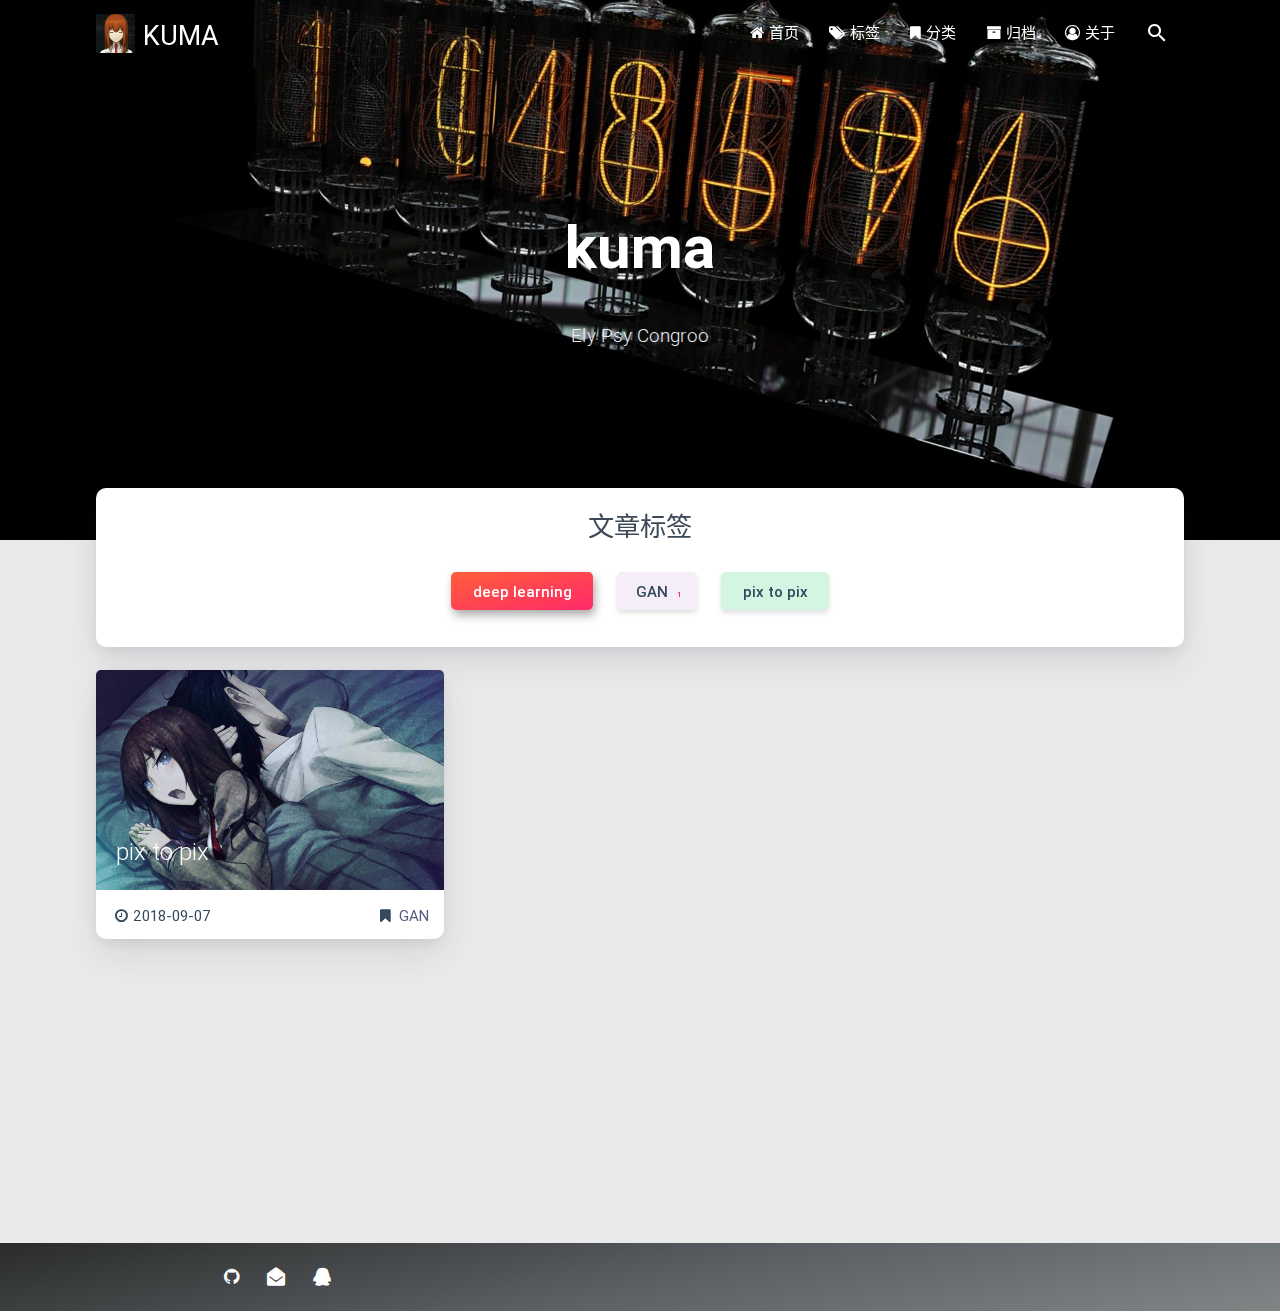
<file: tags/deep-learning/index.html>
<!DOCTYPE HTML>
<html lang="zh-CN">
<head>
    

<head><meta name="generator" content="Hexo 3.8.0">
    <meta charset="utf-8">
    <meta name="keywords" content="标签: deep learning, KUMA">
    <meta name="description" content="标签: deep learning | KUMA">
    <meta http-equiv="X-UA-Compatible" content="IE=edge">
    <meta name="viewport" content="width=device-width, initial-scale=1.0">
    <meta name="renderer" content="webkit|ie-stand|ie-comp">
    <meta name="mobile-web-app-capable" content="yes">
    <meta name="format-detection" content="telephone=no">
    <meta name="apple-mobile-web-app-capable" content="yes">
    <meta name="apple-mobile-web-app-status-bar-style" content="black-translucent">
    <title>标签: deep learning | KUMA</title>
    <link rel="icon" type="image/png" href="/favicon.jpg">

    <link rel="stylesheet" type="text/css" href="/libs/awesome/css/font-awesome.min.css">
    <link rel="stylesheet" type="text/css" href="/libs/materialize/css/materialize.min.css">
    <link rel="stylesheet" type="text/css" href="/libs/aos/aos.css">
    <link rel="stylesheet" type="text/css" href="/libs/animate/animate.min.css">
    <link rel="stylesheet" type="text/css" href="/libs/lightGallery/css/lightgallery.min.css">
    <link rel="stylesheet" type="text/css" href="/css/matery.css">
    <link rel="stylesheet" type="text/css" href="/css/my.css">

    <script src="/libs/jquery/jquery-2.2.0.min.js"></script>
<link rel="stylesheet" href="/css/prism-tomorrow.css" type="text/css"></head>

</head>

<body>

<header class="navbar-fixed">
    <nav id="headNav" class="bg-color nav-transparent">
        <div id="navContainer" class="container">
            <div class="nav-wrapper">
                <div class="brand-logo">
                    <a href="/" class="waves-effect waves-light">
                        
                        <img src="/favicon.jpg" class="logo-img hide-on-small-only">
                        
                        <span class="logo-span">KUMA</span>
                    </a>
                </div>
                <a href="#" data-activates="mobile-nav" class="button-collapse"><i class="fa fa-navicon"></i></a>
<ul class="right">
    
    <li class="hide-on-med-and-down">
        <a href="/" class="waves-effect waves-light">
            
            <i class="fa fa-home"></i>
            
            <span>首页</span>
        </a>
    </li>
    
    <li class="hide-on-med-and-down">
        <a href="/tags" class="waves-effect waves-light">
            
            <i class="fa fa-tags"></i>
            
            <span>标签</span>
        </a>
    </li>
    
    <li class="hide-on-med-and-down">
        <a href="/categories" class="waves-effect waves-light">
            
            <i class="fa fa-bookmark"></i>
            
            <span>分类</span>
        </a>
    </li>
    
    <li class="hide-on-med-and-down">
        <a href="/archives" class="waves-effect waves-light">
            
            <i class="fa fa-archive"></i>
            
            <span>归档</span>
        </a>
    </li>
    
    <li class="hide-on-med-and-down">
        <a href="/about" class="waves-effect waves-light">
            
            <i class="fa fa-user-circle-o"></i>
            
            <span>关于</span>
        </a>
    </li>
    
    <li>
        <a id="toggleSearch" class="waves-effect waves-light">
            <i id="searchIcon" class="mdi-action-search"></i>
        </a>
    </li>

</ul>

<div class="side-nav" id="mobile-nav">

    <div class="mobile-head bg-color">
        
        <img src="/favicon.jpg" class="logo-img circle responsive-img">
        
        <div class="logo-name">KUMA</div>
        <div class="logo-desc">
            
            Ely Psy Congroo
            
        </div>
    </div>

    <ul class="menu-list mobile-menu-list">
        
        <li>
            <a href="/" class="waves-effect waves-light">
                
                <i class="fa fa-fw fa-home"></i>
                
                首页
            </a>
        </li>
        
        <li>
            <a href="/tags" class="waves-effect waves-light">
                
                <i class="fa fa-fw fa-tags"></i>
                
                标签
            </a>
        </li>
        
        <li>
            <a href="/categories" class="waves-effect waves-light">
                
                <i class="fa fa-fw fa-bookmark"></i>
                
                分类
            </a>
        </li>
        
        <li>
            <a href="/archives" class="waves-effect waves-light">
                
                <i class="fa fa-fw fa-archive"></i>
                
                归档
            </a>
        </li>
        
        <li>
            <a href="/about" class="waves-effect waves-light">
                
                <i class="fa fa-fw fa-user-circle-o"></i>
                
                关于
            </a>
        </li>
        
        
        <li><div class="divider"></div></li>
        <li>
            <a href="https://github.com/KumapowerLIU" class="waves-effect waves-light" target="_blank">
                <i class="fa fa-github-square fa-fw"></i>Fork Me
            </a>
        </li>
        
    </ul>

    <div class="social-link"><a href="https://github.com/KumapowerLIU" class="tooltipped" target="_blank" data-tooltip="访问我的GitHub" data-position="top" data-delay="50">
    <i class="fa fa-github"></i>
</a>
<a href="mailto:www884886@126.com" class="tooltipped" target="_blank" data-tooltip="邮件联系我" data-position="top" data-delay="50">
    <i class="fa fa-envelope-open"></i>
</a>
<a href="#!" class="tooltipped" data-tooltip="QQ联系我: 343610685" data-position="top" data-delay="50">
    <i class="fa fa-qq"></i>
</a></div>
</div>

            </div>
        </div>

        
        <style>
    .nav-transparent .github-corner {
        display: none !important;
    }

    .github-corner {
        position: absolute;
        z-index: 10;
        top: 0;
        right: 0;
        border: 0;
        transform: scale(1.1);
    }

    .github-corner svg {
        color: #0f9d58;
        fill: #fff;
        height: 64px;
        width: 64px;
    }

    .github-corner:hover .octo-arm {
        animation: a 0.56s ease-in-out;
    }

    .github-corner .octo-arm {
        animation: none;
    }

    @keyframes a {
        0%,
        to {
            transform: rotate(0);
        }
        20%,
        60% {
            transform: rotate(-25deg);
        }
        40%,
        80% {
            transform: rotate(10deg);
        }
    }
</style>

<a href="https://github.com/KumapowerLIU" class="github-corner tooltipped hide-on-med-and-down" target="_blank" data-tooltip="Fork Me" data-position="left" data-delay="50">
    <svg viewbox="0 0 250 250" aria-hidden="true">
        <path d="M0,0 L115,115 L130,115 L142,142 L250,250 L250,0 Z"/>
        <path d="M128.3,109.0 C113.8,99.7 119.0,89.6 119.0,89.6 C122.0,82.7 120.5,78.6 120.5,78.6 C119.2,72.0 123.4,76.3 123.4,76.3 C127.3,80.9 125.5,87.3 125.5,87.3 C122.9,97.6 130.6,101.9 134.4,103.2" fill="currentColor" style="transform-origin: 130px 106px;" class="octo-arm"/>
        <path d="M115.0,115.0 C114.9,115.1 118.7,116.5 119.8,115.4 L133.7,101.6 C136.9,99.2 139.9,98.4 142.2,98.6 C133.8,88.0 127.5,74.4 143.8,58.0 C148.5,53.4 154.0,51.2 159.7,51.0 C160.3,49.4 163.2,43.6 171.4,40.1 C171.4,40.1 176.1,42.5 178.8,56.2 C183.1,58.6 187.2,61.8 190.9,65.4 C194.5,69.0 197.7,73.2 200.1,77.6 C213.8,80.2 216.3,84.9 216.3,84.9 C212.7,93.1 206.9,96.0 205.4,96.6 C205.1,102.4 203.0,107.8 198.3,112.5 C181.9,128.9 168.3,122.5 157.7,114.1 C157.9,116.9 156.7,120.9 152.7,124.9 L141.0,136.5 C139.8,137.7 141.6,141.9 141.8,141.8 Z" fill="currentColor" class="octo-body"/>
    </svg>
</a>
        
    </nav>
</header>

<div class="bg-cover  about-cover" style="background-image: url('/medias/cover.jpg')">
    <div class="container">
        <div class="row">
            <div class="col s10 offset-s1 m8 offset-m2 l8 offset-l2">
                <div class="brand">
                    <div class="title center-align">
                    
                        kuma
                    
                    </div>

                    <div class="description center-align">
                    
                        Ely Psy Congroo
                    
                    </div>
                </div>
            </div>
        </div>
        
    </div>
</div>

<script>
// Dynamically switch banner pictures every day.
$('.bg-cover').css('background-image', 'url(/medias/banner/' + new Date().getDay() + '.jpg)');
</script>

<main class="content">

    

<div id="tags" class="container chip-container">
    <div class="card">
        <div class="card-content">
            <div class="tag-title center-align">文章标签</div>
            <div class="tag-chips">
                
                
                <a href="/tags/deep-learning/" title="deep learning: 1">
                    <span class="chip center-align waves-effect waves-light
                             chip-active " data-tagname="deep learning" style="background-color: #F9EBEA;">deep learning
                        <span class="tag-length">1</span>
                    </span>
                </a>
                
                
                <a href="/tags/GAN/" title="GAN: 1">
                    <span class="chip center-align waves-effect waves-light
                             chip-default " data-tagname="GAN" style="background-color: #F5EEF8;">GAN
                        <span class="tag-length">1</span>
                    </span>
                </a>
                
                
                <a href="/tags/pix-to-pix/" title="pix to pix: 1">
                    <span class="chip center-align waves-effect waves-light
                             chip-default " data-tagname="pix to pix" style="background-color: #D5F5E3;">pix to pix
                        <span class="tag-length">1</span>
                    </span>
                </a>
                
            </div>
        </div>
    </div>
</div>

    <div class="container">
        

        <article>
            <div class="row tags-posts">
                
                
                <div class="article tag-post col s12 m6 l4" data-tags="deep learning, GAN, pix to pix" data-aos="fade-up">
                    <div class="card">
                        <a href="/2018/09/07/first/">
                            <div class="card-image tag-image">
                                
                                
                                <img src="/medias/featureimages/5.jpg" class="responsive-img" alt="pix to pix">
                                
                                <span class="card-title">pix to pix</span>
                            </div>
                        </a>
                        <div class="card-content article-content">
                            <div class="publish-info">
                                <span class="publish-date">
                                    <i class="fa fa-clock-o fa-fw icon-date"></i>2018-09-07
                                </span>
                                <span class="publish-author">
                                    
                                    <i class="fa fa-bookmark fa-fw icon-category"></i>
                                    
                                    <a href="/categories/GAN/" class="post-category" target="_blank">
                                    GAN
                                    </a>
                                    
                                    
                                </span>
                            </div>
                        </div>
                    </div>
                </div>
                
            </div>
        </article>
    </div>
</main>


<footer class="page-footer bg-color">
    <div class="container row center-align">
        <div class="col s12 m8 l8 copy-right">
  
        </div>
        <div class="col s12 m4 l4 social-link"><a href="https://github.com/KumapowerLIU" class="tooltipped" target="_blank" data-tooltip="访问我的GitHub" data-position="top" data-delay="50">
    <i class="fa fa-github"></i>
</a>
<a href="mailto:www884886@126.com" class="tooltipped" target="_blank" data-tooltip="邮件联系我" data-position="top" data-delay="50">
    <i class="fa fa-envelope-open"></i>
</a>
<a href="#!" class="tooltipped" data-tooltip="QQ联系我: 343610685" data-position="top" data-delay="50">
    <i class="fa fa-qq"></i>
</a></div>
    </div>
</footer>

<div class="progress-bar"></div>


<!-- 搜索遮罩框 -->
<div id="searchModal" class="modal">
    <div class="modal-content">
        <div class="search-header">
            <span class="title">搜索</span>
            <input type="search" id="searchInput" name="s" placeholder="请输入搜索的关键字" class="search-input" autofocus>
        </div>
        <div id="searchResult"></div>
    </div>
</div>

<script src="/js/search.js"></script>
<script type="text/javascript">
    searchFunc("/" + "search.xml", 'searchInput', 'searchResult');
</script>
<!-- 回到顶部按钮 -->
<div id="backTop" class="top-scroll">
    <a class="btn-floating btn-large waves-effect waves-light" href="#!">
        <i class="fa fa-angle-up"></i>
    </a>
</div>


<script src="/libs/materialize/js/materialize.min.js"></script>
<script src="/libs/masonry/masonry.pkgd.min.js"></script>
<script src="/libs/aos/aos.js"></script>
<script src="/libs/scrollprogress/scrollProgress.min.js"></script>
<script src="/libs/lightGallery/js/lightgallery-all.min.js"></script>
<script src="/js/matery.js"></script>
</body>
</html>
</file>
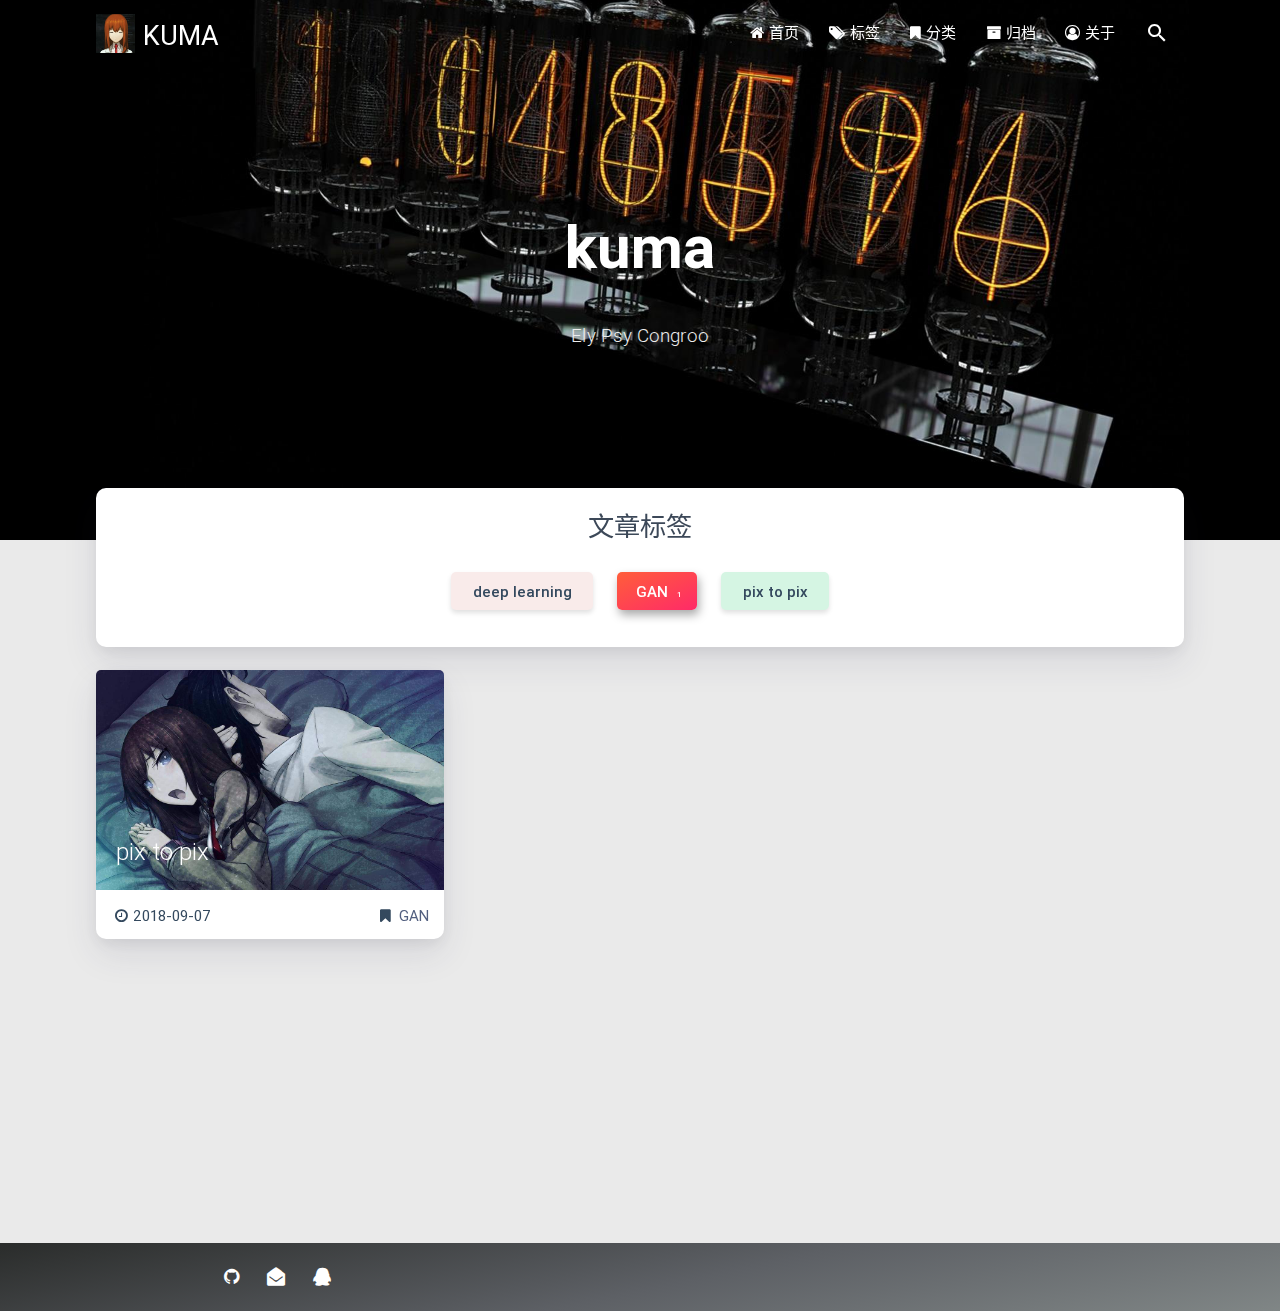
<file: tags/GAN/index.html>
<!DOCTYPE HTML>
<html lang="zh-CN">
<head>
    

<head><meta name="generator" content="Hexo 3.8.0">
    <meta charset="utf-8">
    <meta name="keywords" content="标签: GAN, KUMA">
    <meta name="description" content="标签: GAN | KUMA">
    <meta http-equiv="X-UA-Compatible" content="IE=edge">
    <meta name="viewport" content="width=device-width, initial-scale=1.0">
    <meta name="renderer" content="webkit|ie-stand|ie-comp">
    <meta name="mobile-web-app-capable" content="yes">
    <meta name="format-detection" content="telephone=no">
    <meta name="apple-mobile-web-app-capable" content="yes">
    <meta name="apple-mobile-web-app-status-bar-style" content="black-translucent">
    <title>标签: GAN | KUMA</title>
    <link rel="icon" type="image/png" href="/favicon.jpg">

    <link rel="stylesheet" type="text/css" href="/libs/awesome/css/font-awesome.min.css">
    <link rel="stylesheet" type="text/css" href="/libs/materialize/css/materialize.min.css">
    <link rel="stylesheet" type="text/css" href="/libs/aos/aos.css">
    <link rel="stylesheet" type="text/css" href="/libs/animate/animate.min.css">
    <link rel="stylesheet" type="text/css" href="/libs/lightGallery/css/lightgallery.min.css">
    <link rel="stylesheet" type="text/css" href="/css/matery.css">
    <link rel="stylesheet" type="text/css" href="/css/my.css">

    <script src="/libs/jquery/jquery-2.2.0.min.js"></script>
<link rel="stylesheet" href="/css/prism-tomorrow.css" type="text/css"></head>

</head>

<body>

<header class="navbar-fixed">
    <nav id="headNav" class="bg-color nav-transparent">
        <div id="navContainer" class="container">
            <div class="nav-wrapper">
                <div class="brand-logo">
                    <a href="/" class="waves-effect waves-light">
                        
                        <img src="/favicon.jpg" class="logo-img hide-on-small-only">
                        
                        <span class="logo-span">KUMA</span>
                    </a>
                </div>
                <a href="#" data-activates="mobile-nav" class="button-collapse"><i class="fa fa-navicon"></i></a>
<ul class="right">
    
    <li class="hide-on-med-and-down">
        <a href="/" class="waves-effect waves-light">
            
            <i class="fa fa-home"></i>
            
            <span>首页</span>
        </a>
    </li>
    
    <li class="hide-on-med-and-down">
        <a href="/tags" class="waves-effect waves-light">
            
            <i class="fa fa-tags"></i>
            
            <span>标签</span>
        </a>
    </li>
    
    <li class="hide-on-med-and-down">
        <a href="/categories" class="waves-effect waves-light">
            
            <i class="fa fa-bookmark"></i>
            
            <span>分类</span>
        </a>
    </li>
    
    <li class="hide-on-med-and-down">
        <a href="/archives" class="waves-effect waves-light">
            
            <i class="fa fa-archive"></i>
            
            <span>归档</span>
        </a>
    </li>
    
    <li class="hide-on-med-and-down">
        <a href="/about" class="waves-effect waves-light">
            
            <i class="fa fa-user-circle-o"></i>
            
            <span>关于</span>
        </a>
    </li>
    
    <li>
        <a id="toggleSearch" class="waves-effect waves-light">
            <i id="searchIcon" class="mdi-action-search"></i>
        </a>
    </li>

</ul>

<div class="side-nav" id="mobile-nav">

    <div class="mobile-head bg-color">
        
        <img src="/favicon.jpg" class="logo-img circle responsive-img">
        
        <div class="logo-name">KUMA</div>
        <div class="logo-desc">
            
            Ely Psy Congroo
            
        </div>
    </div>

    <ul class="menu-list mobile-menu-list">
        
        <li>
            <a href="/" class="waves-effect waves-light">
                
                <i class="fa fa-fw fa-home"></i>
                
                首页
            </a>
        </li>
        
        <li>
            <a href="/tags" class="waves-effect waves-light">
                
                <i class="fa fa-fw fa-tags"></i>
                
                标签
            </a>
        </li>
        
        <li>
            <a href="/categories" class="waves-effect waves-light">
                
                <i class="fa fa-fw fa-bookmark"></i>
                
                分类
            </a>
        </li>
        
        <li>
            <a href="/archives" class="waves-effect waves-light">
                
                <i class="fa fa-fw fa-archive"></i>
                
                归档
            </a>
        </li>
        
        <li>
            <a href="/about" class="waves-effect waves-light">
                
                <i class="fa fa-fw fa-user-circle-o"></i>
                
                关于
            </a>
        </li>
        
        
        <li><div class="divider"></div></li>
        <li>
            <a href="https://github.com/KumapowerLIU" class="waves-effect waves-light" target="_blank">
                <i class="fa fa-github-square fa-fw"></i>Fork Me
            </a>
        </li>
        
    </ul>

    <div class="social-link"><a href="https://github.com/KumapowerLIU" class="tooltipped" target="_blank" data-tooltip="访问我的GitHub" data-position="top" data-delay="50">
    <i class="fa fa-github"></i>
</a>
<a href="mailto:www884886@126.com" class="tooltipped" target="_blank" data-tooltip="邮件联系我" data-position="top" data-delay="50">
    <i class="fa fa-envelope-open"></i>
</a>
<a href="#!" class="tooltipped" data-tooltip="QQ联系我: 343610685" data-position="top" data-delay="50">
    <i class="fa fa-qq"></i>
</a></div>
</div>

            </div>
        </div>

        
        <style>
    .nav-transparent .github-corner {
        display: none !important;
    }

    .github-corner {
        position: absolute;
        z-index: 10;
        top: 0;
        right: 0;
        border: 0;
        transform: scale(1.1);
    }

    .github-corner svg {
        color: #0f9d58;
        fill: #fff;
        height: 64px;
        width: 64px;
    }

    .github-corner:hover .octo-arm {
        animation: a 0.56s ease-in-out;
    }

    .github-corner .octo-arm {
        animation: none;
    }

    @keyframes a {
        0%,
        to {
            transform: rotate(0);
        }
        20%,
        60% {
            transform: rotate(-25deg);
        }
        40%,
        80% {
            transform: rotate(10deg);
        }
    }
</style>

<a href="https://github.com/KumapowerLIU" class="github-corner tooltipped hide-on-med-and-down" target="_blank" data-tooltip="Fork Me" data-position="left" data-delay="50">
    <svg viewbox="0 0 250 250" aria-hidden="true">
        <path d="M0,0 L115,115 L130,115 L142,142 L250,250 L250,0 Z"/>
        <path d="M128.3,109.0 C113.8,99.7 119.0,89.6 119.0,89.6 C122.0,82.7 120.5,78.6 120.5,78.6 C119.2,72.0 123.4,76.3 123.4,76.3 C127.3,80.9 125.5,87.3 125.5,87.3 C122.9,97.6 130.6,101.9 134.4,103.2" fill="currentColor" style="transform-origin: 130px 106px;" class="octo-arm"/>
        <path d="M115.0,115.0 C114.9,115.1 118.7,116.5 119.8,115.4 L133.7,101.6 C136.9,99.2 139.9,98.4 142.2,98.6 C133.8,88.0 127.5,74.4 143.8,58.0 C148.5,53.4 154.0,51.2 159.7,51.0 C160.3,49.4 163.2,43.6 171.4,40.1 C171.4,40.1 176.1,42.5 178.8,56.2 C183.1,58.6 187.2,61.8 190.9,65.4 C194.5,69.0 197.7,73.2 200.1,77.6 C213.8,80.2 216.3,84.9 216.3,84.9 C212.7,93.1 206.9,96.0 205.4,96.6 C205.1,102.4 203.0,107.8 198.3,112.5 C181.9,128.9 168.3,122.5 157.7,114.1 C157.9,116.9 156.7,120.9 152.7,124.9 L141.0,136.5 C139.8,137.7 141.6,141.9 141.8,141.8 Z" fill="currentColor" class="octo-body"/>
    </svg>
</a>
        
    </nav>
</header>

<div class="bg-cover  about-cover" style="background-image: url('/medias/cover.jpg')">
    <div class="container">
        <div class="row">
            <div class="col s10 offset-s1 m8 offset-m2 l8 offset-l2">
                <div class="brand">
                    <div class="title center-align">
                    
                        kuma
                    
                    </div>

                    <div class="description center-align">
                    
                        Ely Psy Congroo
                    
                    </div>
                </div>
            </div>
        </div>
        
    </div>
</div>

<script>
// Dynamically switch banner pictures every day.
$('.bg-cover').css('background-image', 'url(/medias/banner/' + new Date().getDay() + '.jpg)');
</script>

<main class="content">

    

<div id="tags" class="container chip-container">
    <div class="card">
        <div class="card-content">
            <div class="tag-title center-align">文章标签</div>
            <div class="tag-chips">
                
                
                <a href="/tags/deep-learning/" title="deep learning: 1">
                    <span class="chip center-align waves-effect waves-light
                             chip-default " data-tagname="deep learning" style="background-color: #F9EBEA;">deep learning
                        <span class="tag-length">1</span>
                    </span>
                </a>
                
                
                <a href="/tags/GAN/" title="GAN: 1">
                    <span class="chip center-align waves-effect waves-light
                             chip-active " data-tagname="GAN" style="background-color: #F5EEF8;">GAN
                        <span class="tag-length">1</span>
                    </span>
                </a>
                
                
                <a href="/tags/pix-to-pix/" title="pix to pix: 1">
                    <span class="chip center-align waves-effect waves-light
                             chip-default " data-tagname="pix to pix" style="background-color: #D5F5E3;">pix to pix
                        <span class="tag-length">1</span>
                    </span>
                </a>
                
            </div>
        </div>
    </div>
</div>

    <div class="container">
        

        <article>
            <div class="row tags-posts">
                
                
                <div class="article tag-post col s12 m6 l4" data-tags="deep learning, GAN, pix to pix" data-aos="fade-up">
                    <div class="card">
                        <a href="/2018/09/07/first/">
                            <div class="card-image tag-image">
                                
                                
                                <img src="/medias/featureimages/5.jpg" class="responsive-img" alt="pix to pix">
                                
                                <span class="card-title">pix to pix</span>
                            </div>
                        </a>
                        <div class="card-content article-content">
                            <div class="publish-info">
                                <span class="publish-date">
                                    <i class="fa fa-clock-o fa-fw icon-date"></i>2018-09-07
                                </span>
                                <span class="publish-author">
                                    
                                    <i class="fa fa-bookmark fa-fw icon-category"></i>
                                    
                                    <a href="/categories/GAN/" class="post-category" target="_blank">
                                    GAN
                                    </a>
                                    
                                    
                                </span>
                            </div>
                        </div>
                    </div>
                </div>
                
            </div>
        </article>
    </div>
</main>


<footer class="page-footer bg-color">
    <div class="container row center-align">
        <div class="col s12 m8 l8 copy-right">
  
        </div>
        <div class="col s12 m4 l4 social-link"><a href="https://github.com/KumapowerLIU" class="tooltipped" target="_blank" data-tooltip="访问我的GitHub" data-position="top" data-delay="50">
    <i class="fa fa-github"></i>
</a>
<a href="mailto:www884886@126.com" class="tooltipped" target="_blank" data-tooltip="邮件联系我" data-position="top" data-delay="50">
    <i class="fa fa-envelope-open"></i>
</a>
<a href="#!" class="tooltipped" data-tooltip="QQ联系我: 343610685" data-position="top" data-delay="50">
    <i class="fa fa-qq"></i>
</a></div>
    </div>
</footer>

<div class="progress-bar"></div>


<!-- 搜索遮罩框 -->
<div id="searchModal" class="modal">
    <div class="modal-content">
        <div class="search-header">
            <span class="title">搜索</span>
            <input type="search" id="searchInput" name="s" placeholder="请输入搜索的关键字" class="search-input" autofocus>
        </div>
        <div id="searchResult"></div>
    </div>
</div>

<script src="/js/search.js"></script>
<script type="text/javascript">
    searchFunc("/" + "search.xml", 'searchInput', 'searchResult');
</script>
<!-- 回到顶部按钮 -->
<div id="backTop" class="top-scroll">
    <a class="btn-floating btn-large waves-effect waves-light" href="#!">
        <i class="fa fa-angle-up"></i>
    </a>
</div>


<script src="/libs/materialize/js/materialize.min.js"></script>
<script src="/libs/masonry/masonry.pkgd.min.js"></script>
<script src="/libs/aos/aos.js"></script>
<script src="/libs/scrollprogress/scrollProgress.min.js"></script>
<script src="/libs/lightGallery/js/lightgallery-all.min.js"></script>
<script src="/js/matery.js"></script>
</body>
</html>
</file>
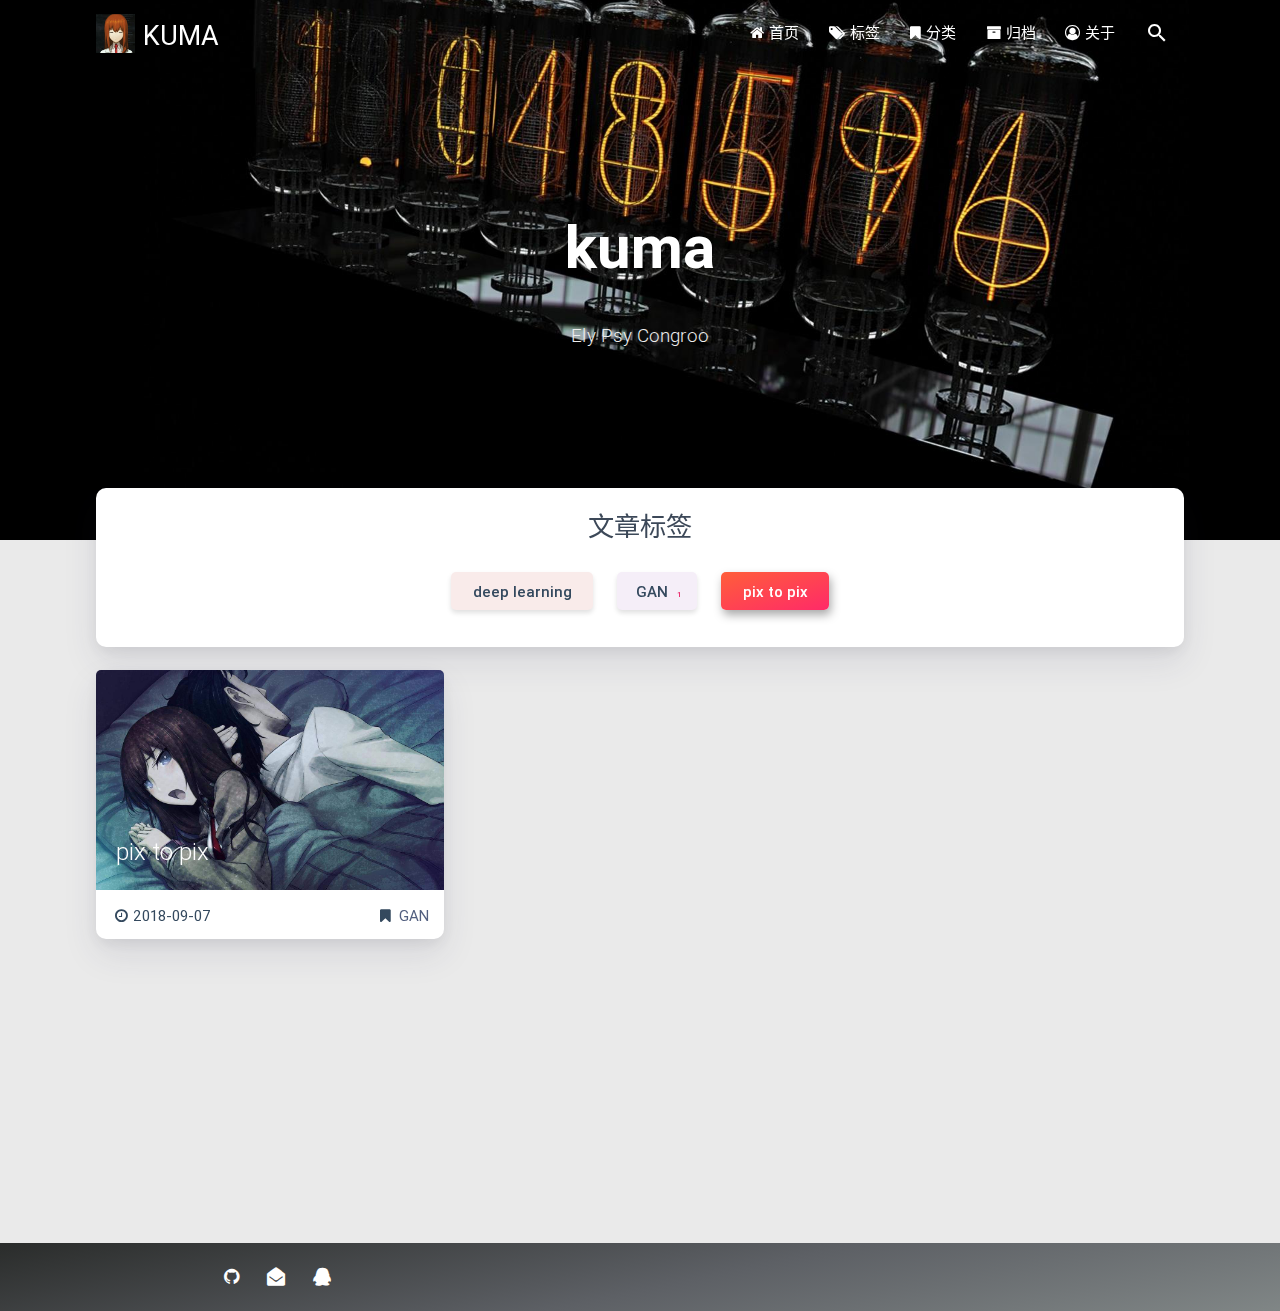
<file: tags/pix-to-pix/index.html>
<!DOCTYPE HTML>
<html lang="zh-CN">
<head>
    

<head><meta name="generator" content="Hexo 3.8.0">
    <meta charset="utf-8">
    <meta name="keywords" content="标签: pix to pix, KUMA">
    <meta name="description" content="标签: pix to pix | KUMA">
    <meta http-equiv="X-UA-Compatible" content="IE=edge">
    <meta name="viewport" content="width=device-width, initial-scale=1.0">
    <meta name="renderer" content="webkit|ie-stand|ie-comp">
    <meta name="mobile-web-app-capable" content="yes">
    <meta name="format-detection" content="telephone=no">
    <meta name="apple-mobile-web-app-capable" content="yes">
    <meta name="apple-mobile-web-app-status-bar-style" content="black-translucent">
    <title>标签: pix to pix | KUMA</title>
    <link rel="icon" type="image/png" href="/favicon.jpg">

    <link rel="stylesheet" type="text/css" href="/libs/awesome/css/font-awesome.min.css">
    <link rel="stylesheet" type="text/css" href="/libs/materialize/css/materialize.min.css">
    <link rel="stylesheet" type="text/css" href="/libs/aos/aos.css">
    <link rel="stylesheet" type="text/css" href="/libs/animate/animate.min.css">
    <link rel="stylesheet" type="text/css" href="/libs/lightGallery/css/lightgallery.min.css">
    <link rel="stylesheet" type="text/css" href="/css/matery.css">
    <link rel="stylesheet" type="text/css" href="/css/my.css">

    <script src="/libs/jquery/jquery-2.2.0.min.js"></script>
<link rel="stylesheet" href="/css/prism-tomorrow.css" type="text/css"></head>

</head>

<body>

<header class="navbar-fixed">
    <nav id="headNav" class="bg-color nav-transparent">
        <div id="navContainer" class="container">
            <div class="nav-wrapper">
                <div class="brand-logo">
                    <a href="/" class="waves-effect waves-light">
                        
                        <img src="/favicon.jpg" class="logo-img hide-on-small-only">
                        
                        <span class="logo-span">KUMA</span>
                    </a>
                </div>
                <a href="#" data-activates="mobile-nav" class="button-collapse"><i class="fa fa-navicon"></i></a>
<ul class="right">
    
    <li class="hide-on-med-and-down">
        <a href="/" class="waves-effect waves-light">
            
            <i class="fa fa-home"></i>
            
            <span>首页</span>
        </a>
    </li>
    
    <li class="hide-on-med-and-down">
        <a href="/tags" class="waves-effect waves-light">
            
            <i class="fa fa-tags"></i>
            
            <span>标签</span>
        </a>
    </li>
    
    <li class="hide-on-med-and-down">
        <a href="/categories" class="waves-effect waves-light">
            
            <i class="fa fa-bookmark"></i>
            
            <span>分类</span>
        </a>
    </li>
    
    <li class="hide-on-med-and-down">
        <a href="/archives" class="waves-effect waves-light">
            
            <i class="fa fa-archive"></i>
            
            <span>归档</span>
        </a>
    </li>
    
    <li class="hide-on-med-and-down">
        <a href="/about" class="waves-effect waves-light">
            
            <i class="fa fa-user-circle-o"></i>
            
            <span>关于</span>
        </a>
    </li>
    
    <li>
        <a id="toggleSearch" class="waves-effect waves-light">
            <i id="searchIcon" class="mdi-action-search"></i>
        </a>
    </li>

</ul>

<div class="side-nav" id="mobile-nav">

    <div class="mobile-head bg-color">
        
        <img src="/favicon.jpg" class="logo-img circle responsive-img">
        
        <div class="logo-name">KUMA</div>
        <div class="logo-desc">
            
            Ely Psy Congroo
            
        </div>
    </div>

    <ul class="menu-list mobile-menu-list">
        
        <li>
            <a href="/" class="waves-effect waves-light">
                
                <i class="fa fa-fw fa-home"></i>
                
                首页
            </a>
        </li>
        
        <li>
            <a href="/tags" class="waves-effect waves-light">
                
                <i class="fa fa-fw fa-tags"></i>
                
                标签
            </a>
        </li>
        
        <li>
            <a href="/categories" class="waves-effect waves-light">
                
                <i class="fa fa-fw fa-bookmark"></i>
                
                分类
            </a>
        </li>
        
        <li>
            <a href="/archives" class="waves-effect waves-light">
                
                <i class="fa fa-fw fa-archive"></i>
                
                归档
            </a>
        </li>
        
        <li>
            <a href="/about" class="waves-effect waves-light">
                
                <i class="fa fa-fw fa-user-circle-o"></i>
                
                关于
            </a>
        </li>
        
        
        <li><div class="divider"></div></li>
        <li>
            <a href="https://github.com/KumapowerLIU" class="waves-effect waves-light" target="_blank">
                <i class="fa fa-github-square fa-fw"></i>Fork Me
            </a>
        </li>
        
    </ul>

    <div class="social-link"><a href="https://github.com/KumapowerLIU" class="tooltipped" target="_blank" data-tooltip="访问我的GitHub" data-position="top" data-delay="50">
    <i class="fa fa-github"></i>
</a>
<a href="mailto:www884886@126.com" class="tooltipped" target="_blank" data-tooltip="邮件联系我" data-position="top" data-delay="50">
    <i class="fa fa-envelope-open"></i>
</a>
<a href="#!" class="tooltipped" data-tooltip="QQ联系我: 343610685" data-position="top" data-delay="50">
    <i class="fa fa-qq"></i>
</a></div>
</div>

            </div>
        </div>

        
        <style>
    .nav-transparent .github-corner {
        display: none !important;
    }

    .github-corner {
        position: absolute;
        z-index: 10;
        top: 0;
        right: 0;
        border: 0;
        transform: scale(1.1);
    }

    .github-corner svg {
        color: #0f9d58;
        fill: #fff;
        height: 64px;
        width: 64px;
    }

    .github-corner:hover .octo-arm {
        animation: a 0.56s ease-in-out;
    }

    .github-corner .octo-arm {
        animation: none;
    }

    @keyframes a {
        0%,
        to {
            transform: rotate(0);
        }
        20%,
        60% {
            transform: rotate(-25deg);
        }
        40%,
        80% {
            transform: rotate(10deg);
        }
    }
</style>

<a href="https://github.com/KumapowerLIU" class="github-corner tooltipped hide-on-med-and-down" target="_blank" data-tooltip="Fork Me" data-position="left" data-delay="50">
    <svg viewbox="0 0 250 250" aria-hidden="true">
        <path d="M0,0 L115,115 L130,115 L142,142 L250,250 L250,0 Z"/>
        <path d="M128.3,109.0 C113.8,99.7 119.0,89.6 119.0,89.6 C122.0,82.7 120.5,78.6 120.5,78.6 C119.2,72.0 123.4,76.3 123.4,76.3 C127.3,80.9 125.5,87.3 125.5,87.3 C122.9,97.6 130.6,101.9 134.4,103.2" fill="currentColor" style="transform-origin: 130px 106px;" class="octo-arm"/>
        <path d="M115.0,115.0 C114.9,115.1 118.7,116.5 119.8,115.4 L133.7,101.6 C136.9,99.2 139.9,98.4 142.2,98.6 C133.8,88.0 127.5,74.4 143.8,58.0 C148.5,53.4 154.0,51.2 159.7,51.0 C160.3,49.4 163.2,43.6 171.4,40.1 C171.4,40.1 176.1,42.5 178.8,56.2 C183.1,58.6 187.2,61.8 190.9,65.4 C194.5,69.0 197.7,73.2 200.1,77.6 C213.8,80.2 216.3,84.9 216.3,84.9 C212.7,93.1 206.9,96.0 205.4,96.6 C205.1,102.4 203.0,107.8 198.3,112.5 C181.9,128.9 168.3,122.5 157.7,114.1 C157.9,116.9 156.7,120.9 152.7,124.9 L141.0,136.5 C139.8,137.7 141.6,141.9 141.8,141.8 Z" fill="currentColor" class="octo-body"/>
    </svg>
</a>
        
    </nav>
</header>

<div class="bg-cover  about-cover" style="background-image: url('/medias/cover.jpg')">
    <div class="container">
        <div class="row">
            <div class="col s10 offset-s1 m8 offset-m2 l8 offset-l2">
                <div class="brand">
                    <div class="title center-align">
                    
                        kuma
                    
                    </div>

                    <div class="description center-align">
                    
                        Ely Psy Congroo
                    
                    </div>
                </div>
            </div>
        </div>
        
    </div>
</div>

<script>
// Dynamically switch banner pictures every day.
$('.bg-cover').css('background-image', 'url(/medias/banner/' + new Date().getDay() + '.jpg)');
</script>

<main class="content">

    

<div id="tags" class="container chip-container">
    <div class="card">
        <div class="card-content">
            <div class="tag-title center-align">文章标签</div>
            <div class="tag-chips">
                
                
                <a href="/tags/deep-learning/" title="deep learning: 1">
                    <span class="chip center-align waves-effect waves-light
                             chip-default " data-tagname="deep learning" style="background-color: #F9EBEA;">deep learning
                        <span class="tag-length">1</span>
                    </span>
                </a>
                
                
                <a href="/tags/GAN/" title="GAN: 1">
                    <span class="chip center-align waves-effect waves-light
                             chip-default " data-tagname="GAN" style="background-color: #F5EEF8;">GAN
                        <span class="tag-length">1</span>
                    </span>
                </a>
                
                
                <a href="/tags/pix-to-pix/" title="pix to pix: 1">
                    <span class="chip center-align waves-effect waves-light
                             chip-active " data-tagname="pix to pix" style="background-color: #D5F5E3;">pix to pix
                        <span class="tag-length">1</span>
                    </span>
                </a>
                
            </div>
        </div>
    </div>
</div>

    <div class="container">
        

        <article>
            <div class="row tags-posts">
                
                
                <div class="article tag-post col s12 m6 l4" data-tags="deep learning, GAN, pix to pix" data-aos="fade-up">
                    <div class="card">
                        <a href="/2018/09/07/first/">
                            <div class="card-image tag-image">
                                
                                
                                <img src="/medias/featureimages/5.jpg" class="responsive-img" alt="pix to pix">
                                
                                <span class="card-title">pix to pix</span>
                            </div>
                        </a>
                        <div class="card-content article-content">
                            <div class="publish-info">
                                <span class="publish-date">
                                    <i class="fa fa-clock-o fa-fw icon-date"></i>2018-09-07
                                </span>
                                <span class="publish-author">
                                    
                                    <i class="fa fa-bookmark fa-fw icon-category"></i>
                                    
                                    <a href="/categories/GAN/" class="post-category" target="_blank">
                                    GAN
                                    </a>
                                    
                                    
                                </span>
                            </div>
                        </div>
                    </div>
                </div>
                
            </div>
        </article>
    </div>
</main>


<footer class="page-footer bg-color">
    <div class="container row center-align">
        <div class="col s12 m8 l8 copy-right">
  
        </div>
        <div class="col s12 m4 l4 social-link"><a href="https://github.com/KumapowerLIU" class="tooltipped" target="_blank" data-tooltip="访问我的GitHub" data-position="top" data-delay="50">
    <i class="fa fa-github"></i>
</a>
<a href="mailto:www884886@126.com" class="tooltipped" target="_blank" data-tooltip="邮件联系我" data-position="top" data-delay="50">
    <i class="fa fa-envelope-open"></i>
</a>
<a href="#!" class="tooltipped" data-tooltip="QQ联系我: 343610685" data-position="top" data-delay="50">
    <i class="fa fa-qq"></i>
</a></div>
    </div>
</footer>

<div class="progress-bar"></div>


<!-- 搜索遮罩框 -->
<div id="searchModal" class="modal">
    <div class="modal-content">
        <div class="search-header">
            <span class="title">搜索</span>
            <input type="search" id="searchInput" name="s" placeholder="请输入搜索的关键字" class="search-input" autofocus>
        </div>
        <div id="searchResult"></div>
    </div>
</div>

<script src="/js/search.js"></script>
<script type="text/javascript">
    searchFunc("/" + "search.xml", 'searchInput', 'searchResult');
</script>
<!-- 回到顶部按钮 -->
<div id="backTop" class="top-scroll">
    <a class="btn-floating btn-large waves-effect waves-light" href="#!">
        <i class="fa fa-angle-up"></i>
    </a>
</div>


<script src="/libs/materialize/js/materialize.min.js"></script>
<script src="/libs/masonry/masonry.pkgd.min.js"></script>
<script src="/libs/aos/aos.js"></script>
<script src="/libs/scrollprogress/scrollProgress.min.js"></script>
<script src="/libs/lightGallery/js/lightgallery-all.min.js"></script>
<script src="/js/matery.js"></script>
</body>
</html>
</file>
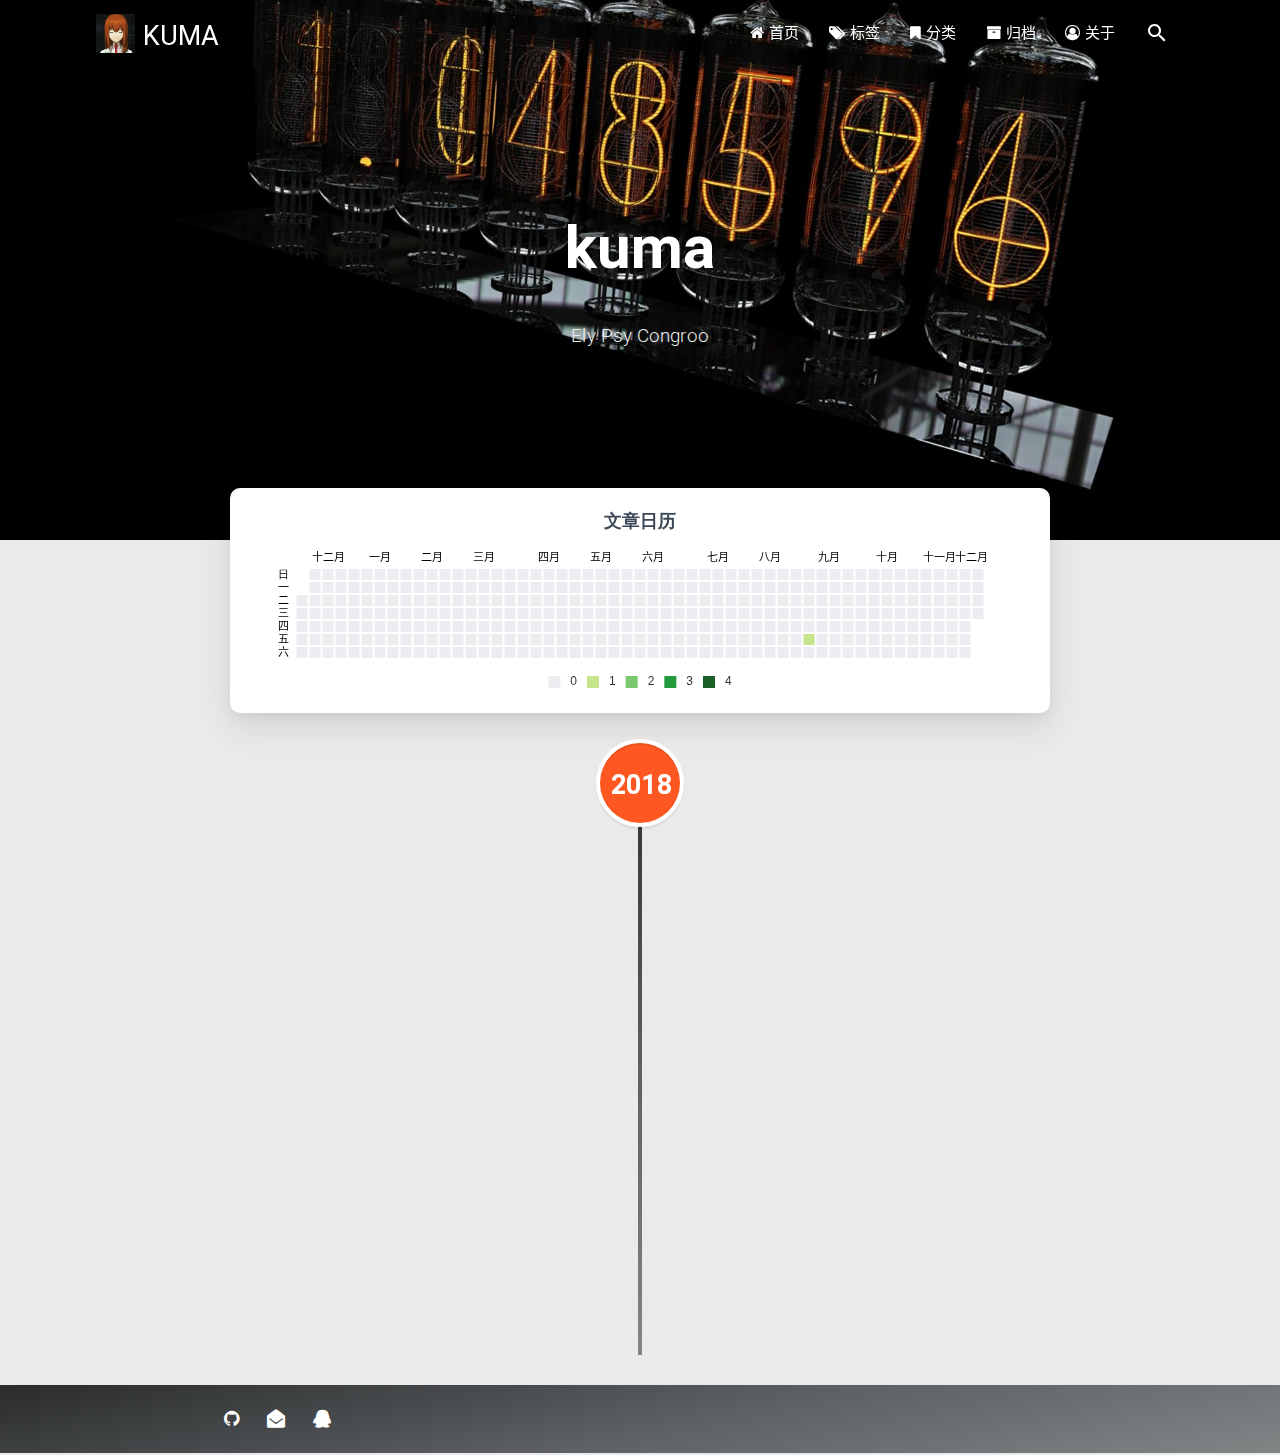
<file: archives/2018/09/index.html>
<!DOCTYPE HTML>
<html lang="zh-CN">
<head>
    

<head><meta name="generator" content="Hexo 3.8.0">
    <meta charset="utf-8">
    <meta name="keywords" content="归档: 2018/9, KUMA">
    <meta name="description" content="归档: 2018/9 | KUMA">
    <meta http-equiv="X-UA-Compatible" content="IE=edge">
    <meta name="viewport" content="width=device-width, initial-scale=1.0">
    <meta name="renderer" content="webkit|ie-stand|ie-comp">
    <meta name="mobile-web-app-capable" content="yes">
    <meta name="format-detection" content="telephone=no">
    <meta name="apple-mobile-web-app-capable" content="yes">
    <meta name="apple-mobile-web-app-status-bar-style" content="black-translucent">
    <title>归档: 2018/9 | KUMA</title>
    <link rel="icon" type="image/png" href="/favicon.jpg">

    <link rel="stylesheet" type="text/css" href="/libs/awesome/css/font-awesome.min.css">
    <link rel="stylesheet" type="text/css" href="/libs/materialize/css/materialize.min.css">
    <link rel="stylesheet" type="text/css" href="/libs/aos/aos.css">
    <link rel="stylesheet" type="text/css" href="/libs/animate/animate.min.css">
    <link rel="stylesheet" type="text/css" href="/libs/lightGallery/css/lightgallery.min.css">
    <link rel="stylesheet" type="text/css" href="/css/matery.css">
    <link rel="stylesheet" type="text/css" href="/css/my.css">

    <script src="/libs/jquery/jquery-2.2.0.min.js"></script>
<link rel="stylesheet" href="/css/prism-tomorrow.css" type="text/css"></head>

</head>

<body>

<header class="navbar-fixed">
    <nav id="headNav" class="bg-color nav-transparent">
        <div id="navContainer" class="container">
            <div class="nav-wrapper">
                <div class="brand-logo">
                    <a href="/" class="waves-effect waves-light">
                        
                        <img src="/favicon.jpg" class="logo-img hide-on-small-only">
                        
                        <span class="logo-span">KUMA</span>
                    </a>
                </div>
                <a href="#" data-activates="mobile-nav" class="button-collapse"><i class="fa fa-navicon"></i></a>
<ul class="right">
    
    <li class="hide-on-med-and-down">
        <a href="/" class="waves-effect waves-light">
            
            <i class="fa fa-home"></i>
            
            <span>首页</span>
        </a>
    </li>
    
    <li class="hide-on-med-and-down">
        <a href="/tags" class="waves-effect waves-light">
            
            <i class="fa fa-tags"></i>
            
            <span>标签</span>
        </a>
    </li>
    
    <li class="hide-on-med-and-down">
        <a href="/categories" class="waves-effect waves-light">
            
            <i class="fa fa-bookmark"></i>
            
            <span>分类</span>
        </a>
    </li>
    
    <li class="hide-on-med-and-down">
        <a href="/archives" class="waves-effect waves-light">
            
            <i class="fa fa-archive"></i>
            
            <span>归档</span>
        </a>
    </li>
    
    <li class="hide-on-med-and-down">
        <a href="/about" class="waves-effect waves-light">
            
            <i class="fa fa-user-circle-o"></i>
            
            <span>关于</span>
        </a>
    </li>
    
    <li>
        <a id="toggleSearch" class="waves-effect waves-light">
            <i id="searchIcon" class="mdi-action-search"></i>
        </a>
    </li>

</ul>

<div class="side-nav" id="mobile-nav">

    <div class="mobile-head bg-color">
        
        <img src="/favicon.jpg" class="logo-img circle responsive-img">
        
        <div class="logo-name">KUMA</div>
        <div class="logo-desc">
            
            Ely Psy Congroo
            
        </div>
    </div>

    <ul class="menu-list mobile-menu-list">
        
        <li>
            <a href="/" class="waves-effect waves-light">
                
                <i class="fa fa-fw fa-home"></i>
                
                首页
            </a>
        </li>
        
        <li>
            <a href="/tags" class="waves-effect waves-light">
                
                <i class="fa fa-fw fa-tags"></i>
                
                标签
            </a>
        </li>
        
        <li>
            <a href="/categories" class="waves-effect waves-light">
                
                <i class="fa fa-fw fa-bookmark"></i>
                
                分类
            </a>
        </li>
        
        <li>
            <a href="/archives" class="waves-effect waves-light">
                
                <i class="fa fa-fw fa-archive"></i>
                
                归档
            </a>
        </li>
        
        <li>
            <a href="/about" class="waves-effect waves-light">
                
                <i class="fa fa-fw fa-user-circle-o"></i>
                
                关于
            </a>
        </li>
        
        
        <li><div class="divider"></div></li>
        <li>
            <a href="https://github.com/KumapowerLIU" class="waves-effect waves-light" target="_blank">
                <i class="fa fa-github-square fa-fw"></i>Fork Me
            </a>
        </li>
        
    </ul>

    <div class="social-link"><a href="https://github.com/KumapowerLIU" class="tooltipped" target="_blank" data-tooltip="访问我的GitHub" data-position="top" data-delay="50">
    <i class="fa fa-github"></i>
</a>
<a href="mailto:www884886@126.com" class="tooltipped" target="_blank" data-tooltip="邮件联系我" data-position="top" data-delay="50">
    <i class="fa fa-envelope-open"></i>
</a>
<a href="#!" class="tooltipped" data-tooltip="QQ联系我: 343610685" data-position="top" data-delay="50">
    <i class="fa fa-qq"></i>
</a></div>
</div>

            </div>
        </div>

        
        <style>
    .nav-transparent .github-corner {
        display: none !important;
    }

    .github-corner {
        position: absolute;
        z-index: 10;
        top: 0;
        right: 0;
        border: 0;
        transform: scale(1.1);
    }

    .github-corner svg {
        color: #0f9d58;
        fill: #fff;
        height: 64px;
        width: 64px;
    }

    .github-corner:hover .octo-arm {
        animation: a 0.56s ease-in-out;
    }

    .github-corner .octo-arm {
        animation: none;
    }

    @keyframes a {
        0%,
        to {
            transform: rotate(0);
        }
        20%,
        60% {
            transform: rotate(-25deg);
        }
        40%,
        80% {
            transform: rotate(10deg);
        }
    }
</style>

<a href="https://github.com/KumapowerLIU" class="github-corner tooltipped hide-on-med-and-down" target="_blank" data-tooltip="Fork Me" data-position="left" data-delay="50">
    <svg viewbox="0 0 250 250" aria-hidden="true">
        <path d="M0,0 L115,115 L130,115 L142,142 L250,250 L250,0 Z"/>
        <path d="M128.3,109.0 C113.8,99.7 119.0,89.6 119.0,89.6 C122.0,82.7 120.5,78.6 120.5,78.6 C119.2,72.0 123.4,76.3 123.4,76.3 C127.3,80.9 125.5,87.3 125.5,87.3 C122.9,97.6 130.6,101.9 134.4,103.2" fill="currentColor" style="transform-origin: 130px 106px;" class="octo-arm"/>
        <path d="M115.0,115.0 C114.9,115.1 118.7,116.5 119.8,115.4 L133.7,101.6 C136.9,99.2 139.9,98.4 142.2,98.6 C133.8,88.0 127.5,74.4 143.8,58.0 C148.5,53.4 154.0,51.2 159.7,51.0 C160.3,49.4 163.2,43.6 171.4,40.1 C171.4,40.1 176.1,42.5 178.8,56.2 C183.1,58.6 187.2,61.8 190.9,65.4 C194.5,69.0 197.7,73.2 200.1,77.6 C213.8,80.2 216.3,84.9 216.3,84.9 C212.7,93.1 206.9,96.0 205.4,96.6 C205.1,102.4 203.0,107.8 198.3,112.5 C181.9,128.9 168.3,122.5 157.7,114.1 C157.9,116.9 156.7,120.9 152.7,124.9 L141.0,136.5 C139.8,137.7 141.6,141.9 141.8,141.8 Z" fill="currentColor" class="octo-body"/>
    </svg>
</a>
        
    </nav>
</header>

<div class="bg-cover  about-cover" style="background-image: url('/medias/cover.jpg')">
    <div class="container">
        <div class="row">
            <div class="col s10 offset-s1 m8 offset-m2 l8 offset-l2">
                <div class="brand">
                    <div class="title center-align">
                    
                        kuma
                    
                    </div>

                    <div class="description center-align">
                    
                        Ely Psy Congroo
                    
                    </div>
                </div>
            </div>
        </div>
        
    </div>
</div>

<script>
// Dynamically switch banner pictures every day.
$('.bg-cover').css('background-image', 'url(/medias/banner/' + new Date().getDay() + '.jpg)');
</script>

<main class="content">

    
    <div class="container archive-calendar">
    <div class="card">
        <div id="post-calendar" class="card-content"></div>
    </div>
</div>

<script type="text/javascript" src="/libs/echarts/echarts.min.js"></script>
<script type="text/javascript">
    let myChart = echarts.init(document.getElementById('post-calendar'));

    

    let option = {
        title: {
            top: 0,
            text: '文章日历',
            left: 'center',
            textStyle: {
                color: '#3C4858'
            }
        },
        tooltip: {
            padding: 10,
            backgroundColor: '#555',
            borderColor: '#777',
            borderWidth: 1,
            formatter: function (obj) {
                var value = obj.value;
                return '<div style="font-size: 14px;">' + value[0] + '：' + value[1] + '</div>';
            }
        },
        visualMap: {
            show: true,
            showLabel: true,
            categories: [0, 1, 2, 3, 4],
            calculable: true,
            inRange: {
                symbol: 'rect',
                color: ['#ebedf0', '#c6e48b', '#7bc96f', '#239a3b', '#196127']
            },
            itemWidth: 12,
            itemHeight: 12,
            orient: 'horizontal',
            left: 'center',
            bottom: 0
        },
        calendar: [{
            left: 'center',
            range: ["2017-12-05", "2018-12-05"],
            cellSize: [13, 13],
            splitLine: {
                show: false
            },
            itemStyle: {
                borderColor: '#fff',
                borderWidth: 2
            },
            yearLabel: {
                show: false
            },
            monthLabel: {
                nameMap: 'cn',
                fontSize: 11
            },
            dayLabel: {
                formatter: '{start}  1st',
                nameMap: 'cn',
                fontSize: 11
            }
        }],
        series: [{
            type: 'heatmap',
            coordinateSystem: 'calendar',
            calendarIndex: 0,
            data: [["2017-12-05", 0], ["2017-12-06", 0], ["2017-12-07", 0], ["2017-12-08", 0], ["2017-12-09", 0], ["2017-12-10", 0], ["2017-12-11", 0], ["2017-12-12", 0], ["2017-12-13", 0], ["2017-12-14", 0], ["2017-12-15", 0], ["2017-12-16", 0], ["2017-12-17", 0], ["2017-12-18", 0], ["2017-12-19", 0], ["2017-12-20", 0], ["2017-12-21", 0], ["2017-12-22", 0], ["2017-12-23", 0], ["2017-12-24", 0], ["2017-12-25", 0], ["2017-12-26", 0], ["2017-12-27", 0], ["2017-12-28", 0], ["2017-12-29", 0], ["2017-12-30", 0], ["2017-12-31", 0], ["2018-01-01", 0], ["2018-01-02", 0], ["2018-01-03", 0], ["2018-01-04", 0], ["2018-01-05", 0], ["2018-01-06", 0], ["2018-01-07", 0], ["2018-01-08", 0], ["2018-01-09", 0], ["2018-01-10", 0], ["2018-01-11", 0], ["2018-01-12", 0], ["2018-01-13", 0], ["2018-01-14", 0], ["2018-01-15", 0], ["2018-01-16", 0], ["2018-01-17", 0], ["2018-01-18", 0], ["2018-01-19", 0], ["2018-01-20", 0], ["2018-01-21", 0], ["2018-01-22", 0], ["2018-01-23", 0], ["2018-01-24", 0], ["2018-01-25", 0], ["2018-01-26", 0], ["2018-01-27", 0], ["2018-01-28", 0], ["2018-01-29", 0], ["2018-01-30", 0], ["2018-01-31", 0], ["2018-02-01", 0], ["2018-02-02", 0], ["2018-02-03", 0], ["2018-02-04", 0], ["2018-02-05", 0], ["2018-02-06", 0], ["2018-02-07", 0], ["2018-02-08", 0], ["2018-02-09", 0], ["2018-02-10", 0], ["2018-02-11", 0], ["2018-02-12", 0], ["2018-02-13", 0], ["2018-02-14", 0], ["2018-02-15", 0], ["2018-02-16", 0], ["2018-02-17", 0], ["2018-02-18", 0], ["2018-02-19", 0], ["2018-02-20", 0], ["2018-02-21", 0], ["2018-02-22", 0], ["2018-02-23", 0], ["2018-02-24", 0], ["2018-02-25", 0], ["2018-02-26", 0], ["2018-02-27", 0], ["2018-02-28", 0], ["2018-03-01", 0], ["2018-03-02", 0], ["2018-03-03", 0], ["2018-03-04", 0], ["2018-03-05", 0], ["2018-03-06", 0], ["2018-03-07", 0], ["2018-03-08", 0], ["2018-03-09", 0], ["2018-03-10", 0], ["2018-03-11", 0], ["2018-03-12", 0], ["2018-03-13", 0], ["2018-03-14", 0], ["2018-03-15", 0], ["2018-03-16", 0], ["2018-03-17", 0], ["2018-03-18", 0], ["2018-03-19", 0], ["2018-03-20", 0], ["2018-03-21", 0], ["2018-03-22", 0], ["2018-03-23", 0], ["2018-03-24", 0], ["2018-03-25", 0], ["2018-03-26", 0], ["2018-03-27", 0], ["2018-03-28", 0], ["2018-03-29", 0], ["2018-03-30", 0], ["2018-03-31", 0], ["2018-04-01", 0], ["2018-04-02", 0], ["2018-04-03", 0], ["2018-04-04", 0], ["2018-04-05", 0], ["2018-04-06", 0], ["2018-04-07", 0], ["2018-04-08", 0], ["2018-04-09", 0], ["2018-04-10", 0], ["2018-04-11", 0], ["2018-04-12", 0], ["2018-04-13", 0], ["2018-04-14", 0], ["2018-04-15", 0], ["2018-04-16", 0], ["2018-04-17", 0], ["2018-04-18", 0], ["2018-04-19", 0], ["2018-04-20", 0], ["2018-04-21", 0], ["2018-04-22", 0], ["2018-04-23", 0], ["2018-04-24", 0], ["2018-04-25", 0], ["2018-04-26", 0], ["2018-04-27", 0], ["2018-04-28", 0], ["2018-04-29", 0], ["2018-04-30", 0], ["2018-05-01", 0], ["2018-05-02", 0], ["2018-05-03", 0], ["2018-05-04", 0], ["2018-05-05", 0], ["2018-05-06", 0], ["2018-05-07", 0], ["2018-05-08", 0], ["2018-05-09", 0], ["2018-05-10", 0], ["2018-05-11", 0], ["2018-05-12", 0], ["2018-05-13", 0], ["2018-05-14", 0], ["2018-05-15", 0], ["2018-05-16", 0], ["2018-05-17", 0], ["2018-05-18", 0], ["2018-05-19", 0], ["2018-05-20", 0], ["2018-05-21", 0], ["2018-05-22", 0], ["2018-05-23", 0], ["2018-05-24", 0], ["2018-05-25", 0], ["2018-05-26", 0], ["2018-05-27", 0], ["2018-05-28", 0], ["2018-05-29", 0], ["2018-05-30", 0], ["2018-05-31", 0], ["2018-06-01", 0], ["2018-06-02", 0], ["2018-06-03", 0], ["2018-06-04", 0], ["2018-06-05", 0], ["2018-06-06", 0], ["2018-06-07", 0], ["2018-06-08", 0], ["2018-06-09", 0], ["2018-06-10", 0], ["2018-06-11", 0], ["2018-06-12", 0], ["2018-06-13", 0], ["2018-06-14", 0], ["2018-06-15", 0], ["2018-06-16", 0], ["2018-06-17", 0], ["2018-06-18", 0], ["2018-06-19", 0], ["2018-06-20", 0], ["2018-06-21", 0], ["2018-06-22", 0], ["2018-06-23", 0], ["2018-06-24", 0], ["2018-06-25", 0], ["2018-06-26", 0], ["2018-06-27", 0], ["2018-06-28", 0], ["2018-06-29", 0], ["2018-06-30", 0], ["2018-07-01", 0], ["2018-07-02", 0], ["2018-07-03", 0], ["2018-07-04", 0], ["2018-07-05", 0], ["2018-07-06", 0], ["2018-07-07", 0], ["2018-07-08", 0], ["2018-07-09", 0], ["2018-07-10", 0], ["2018-07-11", 0], ["2018-07-12", 0], ["2018-07-13", 0], ["2018-07-14", 0], ["2018-07-15", 0], ["2018-07-16", 0], ["2018-07-17", 0], ["2018-07-18", 0], ["2018-07-19", 0], ["2018-07-20", 0], ["2018-07-21", 0], ["2018-07-22", 0], ["2018-07-23", 0], ["2018-07-24", 0], ["2018-07-25", 0], ["2018-07-26", 0], ["2018-07-27", 0], ["2018-07-28", 0], ["2018-07-29", 0], ["2018-07-30", 0], ["2018-07-31", 0], ["2018-08-01", 0], ["2018-08-02", 0], ["2018-08-03", 0], ["2018-08-04", 0], ["2018-08-05", 0], ["2018-08-06", 0], ["2018-08-07", 0], ["2018-08-08", 0], ["2018-08-09", 0], ["2018-08-10", 0], ["2018-08-11", 0], ["2018-08-12", 0], ["2018-08-13", 0], ["2018-08-14", 0], ["2018-08-15", 0], ["2018-08-16", 0], ["2018-08-17", 0], ["2018-08-18", 0], ["2018-08-19", 0], ["2018-08-20", 0], ["2018-08-21", 0], ["2018-08-22", 0], ["2018-08-23", 0], ["2018-08-24", 0], ["2018-08-25", 0], ["2018-08-26", 0], ["2018-08-27", 0], ["2018-08-28", 0], ["2018-08-29", 0], ["2018-08-30", 0], ["2018-08-31", 0], ["2018-09-01", 0], ["2018-09-02", 0], ["2018-09-03", 0], ["2018-09-04", 0], ["2018-09-05", 0], ["2018-09-06", 0], ["2018-09-07", 1], ["2018-09-08", 0], ["2018-09-09", 0], ["2018-09-10", 0], ["2018-09-11", 0], ["2018-09-12", 0], ["2018-09-13", 0], ["2018-09-14", 0], ["2018-09-15", 0], ["2018-09-16", 0], ["2018-09-17", 0], ["2018-09-18", 0], ["2018-09-19", 0], ["2018-09-20", 0], ["2018-09-21", 0], ["2018-09-22", 0], ["2018-09-23", 0], ["2018-09-24", 0], ["2018-09-25", 0], ["2018-09-26", 0], ["2018-09-27", 0], ["2018-09-28", 0], ["2018-09-29", 0], ["2018-09-30", 0], ["2018-10-01", 0], ["2018-10-02", 0], ["2018-10-03", 0], ["2018-10-04", 0], ["2018-10-05", 0], ["2018-10-06", 0], ["2018-10-07", 0], ["2018-10-08", 0], ["2018-10-09", 0], ["2018-10-10", 0], ["2018-10-11", 0], ["2018-10-12", 0], ["2018-10-13", 0], ["2018-10-14", 0], ["2018-10-15", 0], ["2018-10-16", 0], ["2018-10-17", 0], ["2018-10-18", 0], ["2018-10-19", 0], ["2018-10-20", 0], ["2018-10-21", 0], ["2018-10-22", 0], ["2018-10-23", 0], ["2018-10-24", 0], ["2018-10-25", 0], ["2018-10-26", 0], ["2018-10-27", 0], ["2018-10-28", 0], ["2018-10-29", 0], ["2018-10-30", 0], ["2018-10-31", 0], ["2018-11-01", 0], ["2018-11-02", 0], ["2018-11-03", 0], ["2018-11-04", 0], ["2018-11-05", 0], ["2018-11-06", 0], ["2018-11-07", 0], ["2018-11-08", 0], ["2018-11-09", 0], ["2018-11-10", 0], ["2018-11-11", 0], ["2018-11-12", 0], ["2018-11-13", 0], ["2018-11-14", 0], ["2018-11-15", 0], ["2018-11-16", 0], ["2018-11-17", 0], ["2018-11-18", 0], ["2018-11-19", 0], ["2018-11-20", 0], ["2018-11-21", 0], ["2018-11-22", 0], ["2018-11-23", 0], ["2018-11-24", 0], ["2018-11-25", 0], ["2018-11-26", 0], ["2018-11-27", 0], ["2018-11-28", 0], ["2018-11-29", 0], ["2018-11-30", 0], ["2018-12-01", 0], ["2018-12-02", 0], ["2018-12-03", 0], ["2018-12-04", 0], ["2018-12-05", 0]]
        }]

    };

    myChart.setOption(option);
</script>
    

    

    <div id="cd-timeline" class="container">
        
        <div class="cd-timeline-block">

            
            
            
            <div class="cd-timeline-img year" data-aos="zoom-in-up">
                <a href="/archives/2018">2018</a>
            </div>
            

            
            
            
            <div class="cd-timeline-img month" data-aos="zoom-in-up">
                <a href="/archives/2018/09">09</a>
            </div>
            

            
            <div class="cd-timeline-img day" data-aos="zoom-in-up">
                <span>07</span>
            </div>
            <article class="cd-timeline-content" data-aos="fade-up">
                <div class="article col s12 m6">
                    <div class="card">
                        <a href="/2018/09/07/first/">
                            <div class="card-image">
                                
                                
                                <img src="/medias/featureimages/5.jpg" class="responsive-img" alt="pix to pix">
                                
                                <span class="card-title">pix to pix</span>
                            </div>
                        </a>
                        <div class="card-content article-content">
                            <div class="summary">今天我们来介绍一下pix to pix这篇文章, 这篇文章是2017年备受瞩目的文章之一，其推广的项目以及优秀的实验结果让人折服。pix to pix 也就是图</div>
                            <div class="publish-info">
                                <span class="publish-date">
                                    <i class="fa fa-clock-o fa-fw icon-date"></i>2018-09-07
                                </span>
                                <span class="publish-author">
                                    
                                    <i class="fa fa-bookmark fa-fw icon-category"></i>
                                    
                                    <a href="/categories/GAN/" class="post-category" target="_blank">
                                    GAN
                                    </a>
                                    
                                    
                                </span>
                            </div>
                        </div>

                        
                        <div class="card-action article-tags">
                            
                            <a href="/tags/deep-learning/"><span class="chip bg-color">deep learning</span></a>
                            
                            <a href="/tags/GAN/"><span class="chip bg-color">GAN</span></a>
                            
                            <a href="/tags/pix-to-pix/"><span class="chip bg-color">pix to pix</span></a>
                            
                        </div>
                        
                    </div>
                </div>
            </article>
        </div>
        
    </div>

</main>


<footer class="page-footer bg-color">
    <div class="container row center-align">
        <div class="col s12 m8 l8 copy-right">
  
        </div>
        <div class="col s12 m4 l4 social-link"><a href="https://github.com/KumapowerLIU" class="tooltipped" target="_blank" data-tooltip="访问我的GitHub" data-position="top" data-delay="50">
    <i class="fa fa-github"></i>
</a>
<a href="mailto:www884886@126.com" class="tooltipped" target="_blank" data-tooltip="邮件联系我" data-position="top" data-delay="50">
    <i class="fa fa-envelope-open"></i>
</a>
<a href="#!" class="tooltipped" data-tooltip="QQ联系我: 343610685" data-position="top" data-delay="50">
    <i class="fa fa-qq"></i>
</a></div>
    </div>
</footer>

<div class="progress-bar"></div>


<!-- 搜索遮罩框 -->
<div id="searchModal" class="modal">
    <div class="modal-content">
        <div class="search-header">
            <span class="title">搜索</span>
            <input type="search" id="searchInput" name="s" placeholder="请输入搜索的关键字" class="search-input" autofocus>
        </div>
        <div id="searchResult"></div>
    </div>
</div>

<script src="/js/search.js"></script>
<script type="text/javascript">
    searchFunc("/" + "search.xml", 'searchInput', 'searchResult');
</script>
<!-- 回到顶部按钮 -->
<div id="backTop" class="top-scroll">
    <a class="btn-floating btn-large waves-effect waves-light" href="#!">
        <i class="fa fa-angle-up"></i>
    </a>
</div>


<script src="/libs/materialize/js/materialize.min.js"></script>
<script src="/libs/masonry/masonry.pkgd.min.js"></script>
<script src="/libs/aos/aos.js"></script>
<script src="/libs/scrollprogress/scrollProgress.min.js"></script>
<script src="/libs/lightGallery/js/lightgallery-all.min.js"></script>
<script src="/js/matery.js"></script>
</body>
</html>
</file>
<file: css/matery.css>
/*全局基础样式*/
/*小屏幕下(手机类)的样式*/
@media only screen and (max-width: 601px) {
    .container {
        width: 95%;
    }
}

/*中等屏幕下(平板类)的样式*/
@media only screen and (min-width: 600px) and (max-width: 992px) {
    .container {
        width: 90%;
    }
}

/*大屏幕下(桌面类)的样式*/
@media only screen and (min-width: 993px) {
    .container {
        width: 85%;
        max-width: 1125px;
    }

    .post-container {
        width: 90%;
        margin: 0 auto;
        max-width: 1250px;
    }
}

body {
    background-color: #eaeaea;
    margin: 0;
    color: #34495e;
}

h1 {
    margin: 48px 0 22px -5px;
    font-size: 2.0rem;
    font-weight: bold;
    line-height: 2.0rem;
}

h2 {
    margin: 42px 0 18px -5px;
    font-size: 1.8rem;
    font-weight: bold;
    line-height: 1.8rem;
}

h3 {
    margin: 38px 0 15px -4px;
    font-size: 1.6rem;
    font-weight: bold;
    line-height: 1.7rem;
}

h4 {
    margin: 32px 0 12px -4px;
    font-size: 1.45rem;
    font-weight: bold;
    line-height: 1.45rem;
}

h5 {
    margin: 28px 0 8px -4px;
    font-size: 1.2rem;
    font-weight: bold;
    line-height: 1.2rem;
}

h6 {
    margin: 22px 0 4px -4px;
    font-size: 1.1rem;
    line-height: 1.1rem;
}

p {
    font-size: 1rem;
    line-height: 1.5rem;
}

hr {
    margin: 20px 0;
    border: 0;
    border-top: 1px solid #ccc;
}

blockquote {
    border-left: 5px solid #42b983;
    padding: 1rem 0.8rem 0.2rem 0.8rem;
    color: #666;
    background-color: rgba(43, 45, 44, .1);
}

pre {
    padding: 1.5rem !important;
    margin: 1rem 0 !important;
    background: #272822;
    overflow: auto;
    border-radius: 0.35rem;
    tab-size: 4;
}

code {
    padding: 1px 5px;
    font-size: 0.91rem;
    color: #e96900;
    background-color: #f8f8f8;
    border-radius: 2px;
}

pre code {
    padding: 0;
    color: #e8eaf6;
    background-color: #272822;
}

pre[class*="language-"] {
    padding: 1.2em;
    margin: .5em 0;
}

code[class*="language-"],
pre[class*="language-"] {
    color: #e8eaf6;
}

b,
strong {
    font-weight: bold;
}

dfn {
    font-style: italic;
}

small {
    font-size: 85%;
}

cite {
    font-style: normal;
}

mark {
    background-color: #fcf8e3;
    padding: .2em;
}

.card {
    border-radius: 10px;
    box-shadow: 0 15px 35px rgba(50, 50, 93, .1), 0 5px 15px rgba(0, 0, 0, .07) !important;
}

.card .card-image img {
    border-radius: 5px 5px 0 0;
}

.container .row {
    margin-bottom: 0;
}



.bg-color {
    background-color: #808686;
    background-image: linear-gradient(348deg, #808686 0%, #5d6065 46%, #2b2d2c 99%);

}

.text-color {
    color: #2b2d2c !important;
}

/*头部导航栏样式*/
@media only screen and (max-width: 600px) {
    header nav .brand-logo {
        left: 80px;
        width: 100px;
        font-size: 1.6rem;
        -webkit-transform: translateX(-50%);
        transform: translateX(-50%);
    }

    header .brand-logo .logo-span {
        font-size: 1.6rem !important;
    }
}

.progress-bar {
    height: 4px;
    position: fixed;
    bottom: 0;
    z-index: 300;
    background-color: #808686;
    background-image: linear-gradient(348deg, #808686 0%, #5d6065 46%, #2b2d2c 99%);
    opacity: 0.8;
}

nav, .side-nav {
    box-shadow: 0 2px 5px 0 rgba(0, 0, 0, 0.16), 0 7px 10px 0 rgba(0, 0, 0, 0.12);
}

header .nav-transparent {
    background-color: transparent !important;
    background-image: none;
    box-shadow: none;
}

header nav .brand-span {
    font-size: 1.45rem;
}

header .brand-logo .logo-img {
    height: 45px;
    vertical-align: middle;
    padding-bottom: 6px;
}

header .brand-logo .logo-span {
    font-size: 1.8rem;
}

header .button-collapse i {
    font-size: 1.5rem;
}

header .side-nav .mobile-head {
    padding: 0 15px;
}

header .side-nav .mobile-head img {
    margin-top: 30px;
    width: 75px;
    height: 75px;
}

header .side-nav .mobile-head .logo-name {
    margin-top: -30px;
    padding-left: 10px;
    font-size: 1.5rem;
}

header .side-nav .mobile-head .logo-desc {
    margin-top: -10px;
    padding-left: 10px;
    padding-bottom: 10px;
    font-size: 0.8rem;
    line-height: 1.3rem;
    color: #e3e3e3;
}

header .side-nav .menu-list li {
    padding: 0;
    margin-left: -15px;
}

header .side-nav .menu-list a {
    height: 50px;
    line-height: 50px;
}

header .side-nav .menu-list a i {
    line-height: 16px;
}

.mobile-menu-list a i {
    font-size: 1.1rem;
}

header .side-nav .fa-fw {
    width: 5rem;
    text-align: left;
}

header .side-nav .social-link {
    position: absolute;
    bottom: 45px;
    padding-left: 15px;
}

.social-link a {
    font-size: 1.2rem;
    display: inline;
    padding: 0 12px;
}

.cover-btns {
    position: relative;
    top: 10vh;
    text-align: center;
}

.cover-btns a {
    margin: 10px 15px;
    padding: 0 35px;
    height: 45px;
    line-height: 45px;
    font-size: 1rem;
    color: #fff;
    border: 1px solid #fff;
    background-color: transparent;
    border-radius: 30px;
    box-shadow: none;
}

.cover-btns a:hover {
    border: 1px solid #f44336;
    background-color: #f44336;
    box-shadow: 0 14px 26px -12px rgba(233, 30, 99, 0.42), 0 4px 23px 0px rgba(0, 0, 0, 0.12), 0 8px 10px -5px rgba(233, 30, 99, 0.2);
}

.cover-btns a i {
    font-size: 1.1rem;
    padding-right: 5px;
}

.cover-social-link {
    position: relative;
    top: 18vh;
    text-align: center;
}

.cover-social-link a {
    padding: 0 15px;
    font-size: 1.35rem;
    color: #fff;
}

header .go-back {
    float: left;
    position: relative;
    padding-left: 5px;
    padding-right: 5px;
    z-index: 1;
    height: 56px;
}

header .go-back i {
    font-size: 1.6rem;
    font-weight: 200;
    line-height: 56px;
}

/* 背景图效果. */
.bg-cover {
    position: relative;
    display: flex;
    align-items: center;
    height: 60vh;
    padding: 0;
    margin-top: -64px;
    border: 0;
    overflow: hidden;
    background-position: center center;
    background-size: cover;
    transform: translate3d(0px, 0px, 0px);
}

.post-cover {
    height: 40vh !important;
}

.bg-cover:after {
    -webkit-animation: rainbow 60s infinite;
    animation: rainbow 60s infinite;
}

.bg-cover:before, .bg-cover:after {
    position: absolute;
    z-index: 1;
    width: 100%;
    height: 100%;
    display: block;
    left: 0;
    top: 0;
    content: "";
}

.bg-cover .container {
    position: relative;
    color: #fff;
    z-index: 2;
}

.bg-cover .title {
    font-size: 4rem;
    font-weight: 700;
    line-height: 1.85em;
    margin-bottom: 20px;
    position: relative;
}

.bg-cover .description {
    font-size: 1.25rem;
    font-weight: 300;
    line-height: 1.4em;
    color: #eee;
}

.bg-cover .post-title {
    font-size: 1.9rem;
}



.recommend {
    margin-top: 20px;
}

.notice {
    margin-top: -40px;
}

.notice .card {
    border-radius: 5px;
}

#recommend-sections {
    margin-top: -30px;
    padding-top: 30px;
}

.recommend .card .card-content {
    padding: 20px 40px;
}

@media only screen and (min-width: 1418px) {
    .notice {
        margin-top: 30px;
        padding: 0 0.75rem;
    }

    .recommend {
        margin-top: 20px;
        padding: 0 0.75rem;
    }
}

@media only screen and (max-width: 601px) {
    .recommend .card .card-content {
        padding: 10px 10px;
    }
}

/*中等屏幕下(平板类)的样式*/
@media only screen and (min-width: 600px) and (max-width: 992px) {
    .recommend .card .card-content {
        padding: 20px 20px;
    }
}

.recommend .row .col {
    padding: 0 1.25rem;
}

.recommend .title {
    margin-top: 25px;
    margin-bottom: 25px;
    text-align: center;
    font-size: 1.8rem;
    font-weight: 700;
    line-height: 1.8rem;
}

.recommend .post-card:before {
    position: absolute;
    z-index: 0;
    width: 100%;
    height: 100%;
    display: block;
    left: 0;
    top: 0;
    content: "";
    background-color: rgba(0, 0, 0, .3);
    border-radius: 10px;
}

.recommend .post-card {
    position: relative;
    width: 100%;
    height: 300px;
    max-height: 300px;
    margin-bottom: 15px;
    margin-top: 15px;
    text-align: center;
    border: 0;
    border-radius: 10px;
    color: rgba(0, 0, 0, .87);
    background: #fff 50%;
    background-size: cover;
    box-shadow: 0 15px 35px rgba(50, 50, 93, .1), 0 5px 15px rgba(0, 0, 0, .07);
}

.recommend .post-card .post-body {
    position: relative;
    margin: 0 auto;
    padding: 1.8rem 1.25rem;
    z-index: 2;
}

.recommend .post-card .post-categories {
    margin: 10px auto;
}

.recommend .post-card .post-categories .category {
    padding: 0 8px;
    color: hsla(0, 0%, 100%, .7) !important;
    font-size: .75rem;
    font-weight: 500;
}

.recommend .post-card a {
    color: #fff;
}

.recommend .post-card .post-title {
    height: 48px;
    margin-top: 10px;
    margin-bottom: 5px;
}

.recommend .post-card .post-description {
    margin: 20px auto;
    max-width: 500px;
    height: 65px;
    max-height: 65px;
    font-size: 14px;
    color: hsla(0, 0%, 100%, .7) !important;
}

.recommend .post-card .read-more {
    height: 40px;
    margin: .6rem 1px;
    font-size: 0.9rem;
    font-weight: 400;
    line-height: 40px;
    color: #fff;
    border-radius: 30px;
    box-shadow: 0 2px 2px 0 rgba(244, 67, 54, .14), 0 3px 1px -2px rgba(244, 67, 54, .2), 0 1px 5px 0 rgba(244, 67, 54, .12);
}

.recommend .post-card .read-more .icon {
    font-size: 1.05rem;
    padding-right: 10px;
}

.archive-calendar {
    margin-top: -60px;
    max-width: 820px;
}

#post-calendar {
    width: 100%;
    height: 225px;
}

.settings-content {
    margin-top: -10px;
}

/*文章列表卡片各样式*/
#articles {
    margin-top: 10px;
    margin-bottom: 10px;
}

article a {
    margin-right: 0 !important;
    color: #525f7f;
    text-transform: none !important;
}

article a:hover {
    font-weight: bold;
    color: #42b983;
    text-decoration: underline;
}

.articles .row {
    margin-left: 0;
    margin-right: 0;
}

article .card {
    border-radius: 10px;
}

article .card-image img {
    height: 220px;
    border-radius: 0.3rem;
}

article .tag-image img {
    height: 220px;
}

article .card .card-content {
    padding: 15px 15px 12px 18px;
}

article .article-content .summary {
    padding-bottom: 2px;
    padding-left: 0;
    margin-bottom: 6px;
}

article .article-content .publish-author {
    float: right;
}

.publish-date .icon-date {
    padding-right: 5px;
}

.publish-author .icon-category {
    padding-left: 10px;
}

.article-content .publish-author .post-category {
    padding-left: 5px;
}

article .card .card-action {
    padding: 10px 15px 10px 18px;
}

article .article-tags .chip {
    margin: 2px;
    font-size: 0.8rem;
    font-weight: 400;
    height: 22px;
    line-height: 22px;
    color: #fff;
    border-radius: 10px;
}

.prev-next {
    margin-left: -0.75rem;
}

.prev-next .article-badge {
    min-width: 3rem;
    margin-top: 7px;
    padding: 3px 10px 3px 8px;
    text-align: center;
    font-size: 1rem;
    line-height: inherit;
    position: absolute;
    box-sizing: border-box;
    z-index: 200;
    background-color: #fff;
    font-weight: 500;
}

.prev-next .left-badge {
    border-radius: 0 5px 5px 0;
}

.prev-next .right-badge {
    border-radius: 5px 0 0 5px;
    right: 10px;
}

.paging .row {
    margin-left: 0;
    margin-right: 0;
}

.paging .page-info {
    font-size: 1.4rem;
    color: #888;
    padding-top: 1rem;
}

.paging i {
    font-size: 2.5rem;
}

.paging .disabled {
    background-color: #ccc !important;
}

.paging .disabled i {
    color: #999 !important;
}

/*文章详情样式*/
#artDetail {
    margin-top: -60px;
}

@media only screen and (min-width: 1418px) {
    #artDetail {
        margin-top: -60px;
        padding: 0 0.75rem;
    }
}

#artDetail .card {
    box-shadow: 0 10px 35px 2px rgba(0, 0, 0, .15),
    0 5px 15px rgba(0, 0, 0, .07),
    0 2px 5px -5px rgba(0, 0, 0, .1) !important;
}

#artDetail a {
    margin-right: 0 !important;
    text-transform: none !important;
}

#artDetail .article-info {
    padding: 25px 48px 30px 50px;
    margin-bottom: 20px;
}

#artDetail .article-tag {
    float: left;
}

#artDetail .post-info {
    float: right;
}

#artDetail .article-tag .chip {
    font-size: 1rem;
    font-weight: 400;
    height: 25px;
    line-height: 25px;
    color: #fff;
    border-radius: 15px;
    margin-right: 5px;
    margin-bottom: 2px;
}

#artDetail .post-info .post-cate {
    margin-right: 15px;
    color: #525f7f;
}

#artDetail .post-info .post-category {
    padding-right: 4px;
    color: #525f7f;
}

#artDetail .post-info .post-category:hover {
    font-weight: bold;
    color: #42b983;
    text-decoration: underline;
}

#artDetail .post-info .post-date {
    color: #525f7f;
}

#artDetail .article-card-content {
    padding: 0 15px 20px 18px;
}

@media only screen and (max-width: 601px) {
    #artDetail .article-info {
        padding: 25px 15px 30px 18px;
        margin-bottom: 20px;
    }
}

@media only screen and (min-width: 600px) and (max-width: 992px) {
    #artDetail .article-card-content {
        padding: 0 30px 20px 32px;
    }

    #artDetail .article-info {
        padding: 25px 30px 30px 32px;
        margin-bottom: 20px;
    }
}

@media only screen and (min-width: 993px) {
    #artDetail .article-card-content {
        padding: 0 50px 20px 50px;
    }
}

#artDetail .reprint {
    margin: 15px 0 5px 0;
}

#artDetail .reprint .reprint-tip {
    margin-right: 3px;
    font-size: 1.05rem;
    font-weight: 500;
}

#artDetail .reprint a {
    font-size: 1.05rem;
    color: #42b983;
    font-weight: 500;
}

#articleContent p {
    margin: 2px 2px 10px;
    font-size: 1.05rem;
    line-height: 1.85rem;
}

#articleContent blockquote p {
    text-indent: 0.2rem;
}

#articleContent a {
    padding: 0 2px;
    color: #42b983;
    font-weight: 500;
    text-decoration: underline;
}

#articleContent img {
    max-width: 100%;
    height: auto;
    cursor: pointer;
}

#articleContent ol,
ul {
    display: block;
    padding-left: 2em;
    word-spacing: 0.05rem;
}

#articleContent ul li,
ol li {
    display: list-item;
    line-height: 1.8rem;
    font-size: 1rem;
}

#articleContent ul li {
    list-style-type: disc;
}

#articleContent ul ul li {
    list-style-type: circle;
}

#articleContent table, th, td {
    padding: 12px 13px;
    border: 1px solid #dfe2e5;
}

table tr:nth-child(2n), thead {
    background-color: #fafafa;
}

#articleContent table th {
    background-color: #f2f2f2;
    min-width: 80px;
}

#articleContent table td {
    min-width: 80px;
}

#articleContent [type="checkbox"]:not(:checked), [type="checkbox"]:checked {
    position: inherit;
    margin-left: -1.3rem;
    margin-right: 0.4rem;
    margin-top: -1px;
    vertical-align: middle;
    left: unset;
    visibility: visible;
}

#article-share .social-share {
    text-align: center;
    margin: 30px 0;
}

@media only screen and (min-width: 600px) {
    #article-share .social-share a {
        margin-right: 15px !important;
    }
}

.chip-container {
    margin-top: -60px;
}

.chip-container .tag-title {
    margin-bottom: 10px;
    color: #3C4858;
    font-size: 1.75rem;
    font-weight: 400;
}

.chip-container .tag-chips {
    margin: 1rem auto 0.5rem;
    max-width: 850px;
    text-align: center;
}

.chip-container .tags-posts {
    margin-top: 20px;
}

.chip-container .chip-default {
    color: #34495e;
}

.chip-container .chip-active {
    color: #FFF !important;
    background: linear-gradient(to bottom right, #FF5E3A 0%, #FF2A68 100%) !important;
    box-shadow: 2px 5px 10px #aaa !important;
}

.chip-container .chip {
    margin: 10px 10px;
    padding: 0 16px;
    display: inline-block;
    height: 38px;
    min-width: 80px;
    line-height: 39px;
    font-size: 1rem;
    font-weight: 500;
    border-radius: 5px;
    word-wrap: break-word;
    cursor: pointer;
    box-shadow: 0 3px 5px rgba(0, 0, 0, .12);
}

.chip-container .chip:hover {
    color: #fff;
    background-color: #808686;
    background-image: linear-gradient(348deg, #808686 0%, #5d6065 46%, #2b2d2c 99%); !important;
}

.chip .tag-length {
    margin-left: 5px;
    margin-right: -2px;
    font-size: 0.5rem;
}

.chip-default .tag-length {
    color: #e91e63;
}

.chip-active .tag-length {
    color: #fff;
}

/* archive page. */
#cd-timeline .year {
    position: relative;
    width: 80px;
    height: 80px;
    margin: 10px 0 50px -20px;
    padding: 21px 10px;
    background-color: #ff5722;
    color: #fff;
    font-size: 1.8rem;
    font-weight: 600;
}

#cd-timeline .year a {
    color: #fff;
}

#cd-timeline .month {
    position: relative;
    width: 60px;
    height: 60px;
    margin: 10px 0 30px -10px;
    padding: 14px 16px;
    background-color: #ef6c00;
    color: #fff;
    font-size: 1.7rem;
    font-weight: 600;
}

#cd-timeline .month a {
    color: #fff;
}

#cd-timeline .day {
    position: relative;
    padding: 8px 10px;
    background-color: #ffa726;
    color: #fff;
    font-size: 1.2rem;
    font-weight: 500;
}

#cd-timeline {
    /*width: 90%;*/
    max-width: 820px;
    position: relative;
    margin-top: 2rem;
    margin-bottom: 2rem;
}

#cd-timeline::before {
    /* this is the vertical line */
    content: '';
    position: absolute;
    top: 0;
    left: 18px;
    height: 100%;
    width: 4px;
    background-color: #808686;
    background-image: linear-gradient(348deg, #808686 0%, #5d6065 46%, #2b2d2c 99%);
}

@media only screen and (min-width: 900px) {
    #cd-timeline {
        margin-top: 2rem;
        margin-bottom: 2rem;
    }

    #cd-timeline::before {
        left: 50%;
        margin-left: -2px;
    }

    #cd-timeline .year {
        margin: 10px 0 50px -40px;
        padding: 22px 11px;
    }

    #cd-timeline .month {
        margin: 10px 0 30px -30px;
        padding: 14px 16px;
    }
}

.cd-timeline-block {
    position: relative;
    margin: 1em 0;
}

.cd-timeline-block::after {
    clear: both;
    content: "";
    display: table;
}

.cd-timeline-block:first-child {
    margin-top: 0;
}

.cd-timeline-block:last-child {
    margin-bottom: 0;
}

@media only screen and (min-width: 870px) {
    .cd-timeline-block {
        margin: 1em 0;
    }

    .cd-timeline-block:first-child {
        margin-top: 0;
    }

    .cd-timeline-block:last-child {
        margin-bottom: 0;
    }
}

.cd-timeline-img {
    position: absolute;
    top: 0;
    left: 0;
    width: 40px;
    height: 40px;
    border-radius: 50%;
    box-shadow: 0 0 0 4px #ffffff, inset 0 2px 0 rgba(0, 0, 0, 0.08), 0 3px 0 4px rgba(0, 0, 0, 0.05);
}

@media only screen and (min-width: 900px) {
    .cd-timeline-img {
        width: 40px;
        height: 40px;
        left: 50%;
        margin-left: -20px;
        /* Force Hardware Acceleration in WebKit */
        -webkit-transform: translateZ(0);
        -webkit-backface-visibility: hidden;
    }

    .cssanimations .cd-timeline-img.is-hidden {
        visibility: hidden;
    }

    .cssanimations .cd-timeline-img.bounce-in {
        visibility: visible;
        -webkit-animation: cd-bounce-1 0.6s;
        -moz-animation: cd-bounce-1 0.6s;
        animation: cd-bounce-1 0.6s;
    }
}

.cd-timeline-content {
    position: relative;
    margin-top: -40px;
    margin-left: 60px;
    padding: 0;
    border-radius: 5px;
    background: #ffffff;
    box-shadow: 0 15px 35px rgba(50, 50, 93, .1), 0 5px 15px rgba(0, 0, 0, .07) !important;
}

.cd-timeline-content::after {
    clear: both;
    content: "";
    display: table;
}

.cd-timeline-content .card {
    margin: 0;
}

.cd-timeline-content::before {
    content: '';
    position: absolute;
    top: 18px !important;
    right: 100%;
    height: 0;
    width: 14px;
    margin-left: 2px;
    margin-right: 2px;
    border: 1px dashed #ffa726;
}

@media only screen and (min-width: 768px) {
    .cd-timeline-content h2 {
        font-size: 1.25rem;
    }

    .cd-timeline-content p {
        font-size: 1rem;
    }

    .cd-timeline-content .cd-read-more,
    .cd-timeline-content .cd-date {
        font-size: 0.875rem;
    }
}

@media only screen and (min-width: 900px) {
    .cd-timeline-content {
        margin-left: 0;
        padding: 0;
        width: 45%;

    }

    .cd-timeline-content::before {
        top: 24px;
        left: 100%;
    }

    .cd-timeline-content .cd-read-more {
        float: left;
    }

    .cd-timeline-block:nth-child(even) .cd-timeline-content {
        float: right;
    }

    .cd-timeline-block:nth-child(even) .cd-timeline-content::before {
        top: 24px;
        left: auto;
        right: 100%;
        border-color: #ffa726;
    }

    .cd-timeline-block:nth-child(even) .cd-timeline-content .cd-read-more {
        float: right;
    }

    .cssanimations .cd-timeline-content.is-hidden {
        visibility: hidden;
    }

    .cssanimations .cd-timeline-content.bounce-in {
        visibility: visible;
        -webkit-animation: cd-bounce-2 0.6s;
        -moz-animation: cd-bounce-2 0.6s;
        animation: cd-bounce-2 0.6s;
    }
}

/* about page styles. */

.about-container {
    width: 90%;
    max-width: 1225px;
    margin-top: -60px;
}

@media only screen and (max-width: 601px) {
    .about-container {
        width: 95%;
    }
}

.post-statis {
    text-align: center;
}

.post-statis .statis {
    display: inline-block;
    padding: 0.3rem 0.8rem;
    text-align: center;
    letter-spacing: .03rem;
}

.post-statis .statis .count {
    display: block;
    font-size: 1.3rem;
    font-weight: bold;
    text-decoration: underline;
}

.post-statis .statis .count a {
    color: #42b983;
}

.post-statis .statis .name {
    font-size: 0.9rem;
    color: #777;
}

#aboutme .social-link {
    margin: 0.5rem 0;
    text-align: center;
}

#aboutme .social-link a {
    display: inline-block;
    width: 2.3rem;
    height: 2.3rem;
    line-height: 2.2rem;
    margin: 0 0.5rem;
    padding: 0;
    color: #fff;    
    border: 1px solid #5d6065;
    background: radial-gradient(#5d6065, #2b2d2c);;
    font-size: 0.9rem;
    border-radius: 50%;
    box-shadow: 0 4px 6px rgba(50, 50, 93, .21), 0 2px 3px rgba(0, 0, 0, .1);
}

.profile .avatar-img {
    max-width: 160px;
    width: 100%;
    margin: 0 auto;
    transform: translate3d(0, -65%, 0);
}

.profile .author {
    margin-top: -80px;
}

.profile .author .post-statis {
    margin: 0.5rem 0 1.4rem 0;
}

.profile .author .title {
    margin-bottom: 0.1rem;
    font-size: 1.8rem;
    font-weight: 500;
    color: #3C4858;
}

.profile .author .career {
    margin: 8px 0;
    font-size: 0.9rem;
    font-weight: 400;
    color: #777;
}

#aboutme .profile .social-link {
    margin: 1.5rem 0 0.8rem 0;
}

#aboutme .introduction {
    margin: 1.5rem auto 3rem;
    max-width: 600px;
    color: #999;
}

.post-charts,
.my-projects,
.my-skills,
.post-charts {
    padding: 3.8rem 1.5rem 0.8rem 1.5rem;
}

.post-charts, .title,
.my-projects .title,
.my-skills .title,
.my-gallery .title {
    font-size: 2rem;
    margin-bottom: 2.25rem;
}

.my-projects .info {
    max-width: 360px;
    margin: 0 auto;
    padding: 1rem 0 1rem;
}

.my-projects .info .icon {
    display: inline-block;
    width: 76px;
    height: 76px;
    text-align: center;
    line-height: 76px;
    color: #fff;
    font-size: 1.75rem;
    border-radius: 50%;
}

.my-projects .info .info-title {
    margin: 1.25rem 0 0.875rem;
    font-size: 1.25rem;
    font-weight: 500;
    line-height: 1.5em;
}

.my-projects .info .info-title a {
    color: #34495e;
}

.my-projects .info .info-desc {
    margin: 0 0 10px;
    font-size: 0.9rem;
    color: #999;
}

.my-skills .skillbar {
    position: relative;
    display: block;
    max-width: 360px;
    margin: 15px auto;
    background: #eee;
    height: 30px;
    border-radius: 35px;
    -moz-border-radius: 35px;
    -webkit-border-radius: 35px;
    -webkit-transition: 0.4s linear;
    -moz-transition: 0.4s linear;
    -o-transition: 0.4s linear;
    transition: 0.4s linear;
    -webkit-transition-property: width, background-color;
    -moz-transition-property: width, background-color;
    -o-transition-property: width, background-color;
    transition-property: width, background-color;
}

.skillbar .skillbar-title {
    position: absolute;
    top: 0;
    left: 0;
    width: 110px;
    font-size: 0.9rem;
    color: #ffffff;
    border-radius: 35px;
    -webkit-border-radius: 35px;
    -moz-border-radius: 35px;
}

.skillbar .skillbar-title span {
    display: block;
    background: rgba(0, 0, 0, 0.15);
    padding: 0 20px;
    height: 30px;
    line-height: 30px;
    border-radius: 35px;
    -webkit-border-radius: 35px;
    -moz-border-radius: 35px;
}

.skillbar .skillbar-bar {
    height: 30px;
    width: 0;
    border-radius: 35px;
    -moz-border-radius: 35px;
    -webkit-border-radius: 35px;
}

.skillbar .skill-bar-percent {
    position: absolute;
    right: 10px;
    top: 0;
    font-size: 12px;
    height: 30px;
    line-height: 30px;
    color: #ffffff;
    color: rgba(0, 0, 0, 0.5);
}

.my-skills .other-skills {
    margin-top: 2rem;
}

.other-skills .sub-title {
    font-size: 1.5rem;
}

.other-skills .tag-chips {
    max-width: 600px;
}

.other-skills .chip {
    background-color: #fff;
    border: 1px solid #eee;
}

.other-skills .chip:hover {
    color: #fff;
    background-color: #808686;
    background-image: linear-gradient(348deg, #808686 0%, #5d6065 46%, #2b2d2c 99%);
    border: 1px solid #4cbf30;
    box-shadow: 0 5px 5px rgba(0, 0, 0, .25)
}

.my-gallery {
    margin: 4.5rem auto 1rem;
    padding: 0 1.2rem;
    max-width: 1100px;
}

.my-gallery .photo {
    margin: .5rem 0;
}

.my-gallery .photo img {
    width: 100%;
    height: 200px;
    border-radius: 10px;
    cursor: pointer;
}

/*尾部样式*/
footer {
    padding-bottom: 1px;
}

footer a {
    color: #fff;
}

footer .copy-right {
    color: #d5d5d5;
}

/*搜索层样式*/
#searchIcon {
    font-size: 1.6rem;
}

#searchModal {
    min-height: 500px;
    width: 80%;
}

#searchModal .search-header .title {
    font-size: 1.6rem;
    color: #333;
}

#searchResult {
    margin: -15px 0 10px 10px;
}

#searchResult .search-result-list {
    margin-left: -8px;
    padding-left: 0;
    color: #666;
}

.search-result-list .search-result-title {
    font-size: 1.4rem;
    color: #42b983;
}

.search-result-list li {
    border-bottom: 1px solid #e5e5e5;
    padding: 15px 0 5px 0;
}

.search-result-list .search-keyword {
    margin: 0 2px;
    padding: 1px 5px 1px 4px;
    border-radius: 2px;
    background-color: #f2f2f2;
    color: #e96900;
    font-size: .9rem;
    white-space: pre-wrap;
}

/*回到顶部按钮样式*/
.top-scroll {
    display: none;
    position: fixed;
    right: 20px;
    bottom: 30px;
    padding-top: 15px;
    margin-bottom: 0;
    z-index: 998;
}

.top-scroll .btn-floating {
    background-color: #0093E9;
    background-image: linear-gradient(160deg, #0093E9 0%, #80D0C7 100%);


    width: 48px;
    height: 48px;
}

.top-scroll .btn-floating i {
    line-height: 48px;
    font-size: 1.8rem;
}
</file>
<file: css/my.css>
/* Here is your custom css styles. */
</file>
<file: css/prism-tomorrow.css>
/**
 * prism.js tomorrow night eighties for JavaScript, CoffeeScript, CSS and HTML
 * Based on https://github.com/chriskempson/tomorrow-theme
 * @author Rose Pritchard
 */

code[class*="language-"],
pre[class*="language-"] {
	color: #ccc;
	background: none;
	font-family: Consolas, Monaco, 'Andale Mono', 'Ubuntu Mono', monospace;
	text-align: left;
	white-space: pre;
	word-spacing: normal;
	word-break: normal;
	word-wrap: normal;
	line-height: 1.5;

	-moz-tab-size: 4;
	-o-tab-size: 4;
	tab-size: 4;

	-webkit-hyphens: none;
	-moz-hyphens: none;
	-ms-hyphens: none;
	hyphens: none;

}

/* Code blocks */
pre[class*="language-"] {
	padding: 1em;
	margin: .5em 0;
	overflow: auto;
}

:not(pre) > code[class*="language-"],
pre[class*="language-"] {
	background: #2d2d2d;
}

/* Inline code */
:not(pre) > code[class*="language-"] {
	padding: .1em;
	border-radius: .3em;
	white-space: normal;
}

.token.comment,
.token.block-comment,
.token.prolog,
.token.doctype,
.token.cdata {
	color: #999;
}

.token.punctuation {
	color: #ccc;
}

.token.tag,
.token.attr-name,
.token.namespace,
.token.deleted {
	color: #e2777a;
}

.token.function-name {
	color: #6196cc;
}

.token.boolean,
.token.number,
.token.function {
	color: #f08d49;
}

.token.property,
.token.class-name,
.token.constant,
.token.symbol {
	color: #f8c555;
}

.token.selector,
.token.important,
.token.atrule,
.token.keyword,
.token.builtin {
	color: #cc99cd;
}

.token.string,
.token.char,
.token.attr-value,
.token.regex,
.token.variable {
	color: #7ec699;
}

.token.operator,
.token.entity,
.token.url {
	color: #67cdcc;
}

.token.important,
.token.bold {
	font-weight: bold;
}
.token.italic {
	font-style: italic;
}

.token.entity {
	cursor: help;
}

.token.inserted {
	color: green;
}
</file>
<file: libs/jqcloud/jqcloud.css>
/* fonts */

div.jqcloud {
  font-family: "Helvetica", "Arial", sans-serif;
  font-size: 10px;
  line-height: normal;
}

div.jqcloud a {
  font-size: inherit;
  text-decoration: none;
}

div.jqcloud span.w10 { font-size: 550%; }
div.jqcloud span.w9 { font-size: 500%; }
div.jqcloud span.w8 { font-size: 450%; }
div.jqcloud span.w7 { font-size: 400%; }
div.jqcloud span.w6 { font-size: 350%; }
div.jqcloud span.w5 { font-size: 300%; }
div.jqcloud span.w4 { font-size: 250%; }
div.jqcloud span.w3 { font-size: 200%; }
div.jqcloud span.w2 { font-size: 150%; }
div.jqcloud span.w1 { font-size: 100%; }

/* colors */

div.jqcloud { color: #09f; }
div.jqcloud a { color: inherit; }
div.jqcloud a:hover { color: #0df; }
div.jqcloud a:hover { color: #0cf; }
div.jqcloud span.w10 { color: #0cf; }
div.jqcloud span.w9 { color: #0cf; }
div.jqcloud span.w8 { color: #0cf; }
div.jqcloud span.w7 { color: #39d; }
div.jqcloud span.w6 { color: #90c5f0; }
div.jqcloud span.w5 { color: #90a0dd; }
div.jqcloud span.w4 { color: #90c5f0; }
div.jqcloud span.w3 { color: #a0ddff; }
div.jqcloud span.w2 { color: #99ccee; }
div.jqcloud span.w1 { color: #aab5f0; }

/* layout */

div.jqcloud {
  overflow: hidden;
  position: relative;
}

div.jqcloud span { padding: 0; }
</file>
<file: libs/lightGallery/css/lightgallery.min.css>
.lg-sub-html,.lg-toolbar{background-color:rgba(0,0,0,.45)}@font-face{font-family:lg;src:url(../fonts/lg.eot?n1z373);src:url(../fonts/lg.eot?#iefixn1z373) format("embedded-opentype"),url(../fonts/lg.woff?n1z373) format("woff"),url(../fonts/lg.ttf?n1z373) format("truetype"),url(../fonts/lg.svg?n1z373#lg) format("svg");font-weight:400;font-style:normal}.lg-icon{font-family:lg;speak:none;font-style:normal;font-weight:400;font-variant:normal;text-transform:none;line-height:1;-webkit-font-smoothing:antialiased;-moz-osx-font-smoothing:grayscale}.lg-actions .lg-next,.lg-actions .lg-prev{background-color:rgba(0,0,0,.45);border-radius:2px;color:#999;cursor:pointer;display:block;font-size:22px;margin-top:-10px;padding:8px 10px 9px;position:absolute;top:50%;z-index:1080;border:none;outline:0}.lg-actions .lg-next.disabled,.lg-actions .lg-prev.disabled{pointer-events:none;opacity:.5}.lg-actions .lg-next:hover,.lg-actions .lg-prev:hover{color:#FFF}.lg-actions .lg-next{right:20px}.lg-actions .lg-next:before{content:"\e095"}.lg-actions .lg-prev{left:20px}.lg-actions .lg-prev:after{content:"\e094"}@-webkit-keyframes lg-right-end{0%,100%{left:0}50%{left:-30px}}@-moz-keyframes lg-right-end{0%,100%{left:0}50%{left:-30px}}@-ms-keyframes lg-right-end{0%,100%{left:0}50%{left:-30px}}@keyframes lg-right-end{0%,100%{left:0}50%{left:-30px}}@-webkit-keyframes lg-left-end{0%,100%{left:0}50%{left:30px}}@-moz-keyframes lg-left-end{0%,100%{left:0}50%{left:30px}}@-ms-keyframes lg-left-end{0%,100%{left:0}50%{left:30px}}@keyframes lg-left-end{0%,100%{left:0}50%{left:30px}}.lg-outer.lg-right-end .lg-object{-webkit-animation:lg-right-end .3s;-o-animation:lg-right-end .3s;animation:lg-right-end .3s;position:relative}.lg-outer.lg-left-end .lg-object{-webkit-animation:lg-left-end .3s;-o-animation:lg-left-end .3s;animation:lg-left-end .3s;position:relative}.lg-toolbar{z-index:1082;left:0;position:absolute;top:0;width:100%}.lg-toolbar .lg-icon{color:#999;cursor:pointer;float:right;font-size:24px;height:47px;line-height:27px;padding:10px 0;text-align:center;width:50px;text-decoration:none!important;outline:0;-webkit-transition:color .2s linear;-o-transition:color .2s linear;transition:color .2s linear}.lg-toolbar .lg-icon:hover{color:#FFF}.lg-toolbar .lg-close:after{content:"\e070"}.lg-toolbar .lg-download:after{content:"\e0f2"}.lg-sub-html{bottom:0;color:#EEE;font-size:16px;left:0;padding:10px 40px;position:fixed;right:0;text-align:center;z-index:1080}.lg-sub-html h4{margin:0;font-size:13px;font-weight:700}.lg-sub-html p{font-size:12px;margin:5px 0 0}#lg-counter{color:#999;display:inline-block;font-size:16px;padding-left:20px;padding-top:12px;vertical-align:middle}.lg-next,.lg-prev,.lg-toolbar{opacity:1;-webkit-transition:-webkit-transform .35s cubic-bezier(0,0,.25,1) 0s,opacity .35s cubic-bezier(0,0,.25,1) 0s,color .2s linear;-moz-transition:-moz-transform .35s cubic-bezier(0,0,.25,1) 0s,opacity .35s cubic-bezier(0,0,.25,1) 0s,color .2s linear;-o-transition:-o-transform .35s cubic-bezier(0,0,.25,1) 0s,opacity .35s cubic-bezier(0,0,.25,1) 0s,color .2s linear;transition:transform .35s cubic-bezier(0,0,.25,1) 0s,opacity .35s cubic-bezier(0,0,.25,1) 0s,color .2s linear}.lg-hide-items .lg-prev{opacity:0;-webkit-transform:translate3d(-10px,0,0);transform:translate3d(-10px,0,0)}.lg-hide-items .lg-next{opacity:0;-webkit-transform:translate3d(10px,0,0);transform:translate3d(10px,0,0)}.lg-hide-items .lg-toolbar{opacity:0;-webkit-transform:translate3d(0,-10px,0);transform:translate3d(0,-10px,0)}body:not(.lg-from-hash) .lg-outer.lg-start-zoom .lg-object{-webkit-transform:scale3d(.5,.5,.5);transform:scale3d(.5,.5,.5);opacity:0;-webkit-transition:-webkit-transform 250ms cubic-bezier(0,0,.25,1) 0s,opacity 250ms cubic-bezier(0,0,.25,1)!important;-moz-transition:-moz-transform 250ms cubic-bezier(0,0,.25,1) 0s,opacity 250ms cubic-bezier(0,0,.25,1)!important;-o-transition:-o-transform 250ms cubic-bezier(0,0,.25,1) 0s,opacity 250ms cubic-bezier(0,0,.25,1)!important;transition:transform 250ms cubic-bezier(0,0,.25,1) 0s,opacity 250ms cubic-bezier(0,0,.25,1)!important;-webkit-transform-origin:50% 50%;-moz-transform-origin:50% 50%;-ms-transform-origin:50% 50%;transform-origin:50% 50%}body:not(.lg-from-hash) .lg-outer.lg-start-zoom .lg-item.lg-complete .lg-object{-webkit-transform:scale3d(1,1,1);transform:scale3d(1,1,1);opacity:1}.lg-outer .lg-thumb-outer{background-color:#0D0A0A;bottom:0;position:absolute;width:100%;z-index:1080;max-height:350px;-webkit-transform:translate3d(0,100%,0);transform:translate3d(0,100%,0);-webkit-transition:-webkit-transform .25s cubic-bezier(0,0,.25,1) 0s;-moz-transition:-moz-transform .25s cubic-bezier(0,0,.25,1) 0s;-o-transition:-o-transform .25s cubic-bezier(0,0,.25,1) 0s;transition:transform .25s cubic-bezier(0,0,.25,1) 0s}.lg-outer .lg-thumb-outer.lg-grab .lg-thumb-item{cursor:-webkit-grab;cursor:-moz-grab;cursor:-o-grab;cursor:-ms-grab;cursor:grab}.lg-outer .lg-thumb-outer.lg-grabbing .lg-thumb-item{cursor:move;cursor:-webkit-grabbing;cursor:-moz-grabbing;cursor:-o-grabbing;cursor:-ms-grabbing;cursor:grabbing}.lg-outer .lg-thumb-outer.lg-dragging .lg-thumb{-webkit-transition-duration:0s!important;transition-duration:0s!important}.lg-outer.lg-thumb-open .lg-thumb-outer{-webkit-transform:translate3d(0,0,0);transform:translate3d(0,0,0)}.lg-outer .lg-thumb{padding:10px 0;height:100%;margin-bottom:-5px}.lg-outer .lg-thumb-item{cursor:pointer;float:left;overflow:hidden;height:100%;border:2px solid #FFF;border-radius:4px;margin-bottom:5px}@media (min-width:1025px){.lg-outer .lg-thumb-item{-webkit-transition:border-color .25s ease;-o-transition:border-color .25s ease;transition:border-color .25s ease}}.lg-outer .lg-thumb-item.active,.lg-outer .lg-thumb-item:hover{border-color:#a90707}.lg-outer .lg-thumb-item img{width:100%;height:100%;object-fit:cover}.lg-outer.lg-has-thumb .lg-item{padding-bottom:120px}.lg-outer.lg-can-toggle .lg-item{padding-bottom:0}.lg-outer.lg-pull-caption-up .lg-sub-html{-webkit-transition:bottom .25s ease;-o-transition:bottom .25s ease;transition:bottom .25s ease}.lg-outer.lg-pull-caption-up.lg-thumb-open .lg-sub-html{bottom:100px}.lg-outer .lg-toogle-thumb{background-color:#0D0A0A;border-radius:2px 2px 0 0;color:#999;cursor:pointer;font-size:24px;height:39px;line-height:27px;padding:5px 0;position:absolute;right:20px;text-align:center;top:-39px;width:50px}.lg-outer .lg-toogle-thumb:hover,.lg-outer.lg-dropdown-active #lg-share{color:#FFF}.lg-outer .lg-toogle-thumb:after{content:"\e1ff"}.lg-outer .lg-video-cont{display:inline-block;vertical-align:middle;max-width:1140px;max-height:100%;width:100%;padding:0 5px}.lg-outer .lg-video{width:100%;height:0;padding-bottom:56.25%;overflow:hidden;position:relative}.lg-outer .lg-video .lg-object{display:inline-block;position:absolute;top:0;left:0;width:100%!important;height:100%!important}.lg-outer .lg-video .lg-video-play{width:84px;height:59px;position:absolute;left:50%;top:50%;margin-left:-42px;margin-top:-30px;z-index:1080;cursor:pointer}.lg-outer .lg-has-iframe .lg-video{-webkit-overflow-scrolling:touch;overflow:auto}.lg-outer .lg-has-vimeo .lg-video-play{background:url(../img/vimeo-play.png) no-repeat}.lg-outer .lg-has-vimeo:hover .lg-video-play{background:url(../img/vimeo-play.png) 0 -58px no-repeat}.lg-outer .lg-has-html5 .lg-video-play{background:url(../img/video-play.png) no-repeat;height:64px;margin-left:-32px;margin-top:-32px;width:64px;opacity:.8}.lg-outer .lg-has-html5:hover .lg-video-play{opacity:1}.lg-outer .lg-has-youtube .lg-video-play{background:url(../img/youtube-play.png) no-repeat}.lg-outer .lg-has-youtube:hover .lg-video-play{background:url(../img/youtube-play.png) 0 -60px no-repeat}.lg-outer .lg-video-object{width:100%!important;height:100%!important;position:absolute;top:0;left:0}.lg-outer .lg-has-video .lg-video-object{visibility:hidden}.lg-outer .lg-has-video.lg-video-playing .lg-object,.lg-outer .lg-has-video.lg-video-playing .lg-video-play{display:none}.lg-outer .lg-has-video.lg-video-playing .lg-video-object{visibility:visible}.lg-progress-bar{background-color:#333;height:5px;left:0;position:absolute;top:0;width:100%;z-index:1083;opacity:0;-webkit-transition:opacity 80ms ease 0s;-moz-transition:opacity 80ms ease 0s;-o-transition:opacity 80ms ease 0s;transition:opacity 80ms ease 0s}.lg-progress-bar .lg-progress{background-color:#a90707;height:5px;width:0}.lg-progress-bar.lg-start .lg-progress{width:100%}.lg-show-autoplay .lg-progress-bar{opacity:1}.lg-autoplay-button:after{content:"\e01d"}.lg-show-autoplay .lg-autoplay-button:after{content:"\e01a"}.lg-outer.lg-css3.lg-zoom-dragging .lg-item.lg-complete.lg-zoomable .lg-image,.lg-outer.lg-css3.lg-zoom-dragging .lg-item.lg-complete.lg-zoomable .lg-img-wrap{-webkit-transition-duration:0s;transition-duration:0s}.lg-outer.lg-use-transition-for-zoom .lg-item.lg-complete.lg-zoomable .lg-img-wrap{-webkit-transition:-webkit-transform .3s cubic-bezier(0,0,.25,1) 0s;-moz-transition:-moz-transform .3s cubic-bezier(0,0,.25,1) 0s;-o-transition:-o-transform .3s cubic-bezier(0,0,.25,1) 0s;transition:transform .3s cubic-bezier(0,0,.25,1) 0s}.lg-outer.lg-use-left-for-zoom .lg-item.lg-complete.lg-zoomable .lg-img-wrap{-webkit-transition:left .3s cubic-bezier(0,0,.25,1) 0s,top .3s cubic-bezier(0,0,.25,1) 0s;-moz-transition:left .3s cubic-bezier(0,0,.25,1) 0s,top .3s cubic-bezier(0,0,.25,1) 0s;-o-transition:left .3s cubic-bezier(0,0,.25,1) 0s,top .3s cubic-bezier(0,0,.25,1) 0s;transition:left .3s cubic-bezier(0,0,.25,1) 0s,top .3s cubic-bezier(0,0,.25,1) 0s}.lg-outer .lg-item.lg-complete.lg-zoomable .lg-img-wrap{-webkit-transform:translate3d(0,0,0);transform:translate3d(0,0,0);-webkit-backface-visibility:hidden;-moz-backface-visibility:hidden;backface-visibility:hidden}.lg-outer .lg-item.lg-complete.lg-zoomable .lg-image{-webkit-transform:scale3d(1,1,1);transform:scale3d(1,1,1);-webkit-transition:-webkit-transform .3s cubic-bezier(0,0,.25,1) 0s,opacity .15s!important;-moz-transition:-moz-transform .3s cubic-bezier(0,0,.25,1) 0s,opacity .15s!important;-o-transition:-o-transform .3s cubic-bezier(0,0,.25,1) 0s,opacity .15s!important;transition:transform .3s cubic-bezier(0,0,.25,1) 0s,opacity .15s!important;-webkit-transform-origin:0 0;-moz-transform-origin:0 0;-ms-transform-origin:0 0;transform-origin:0 0;-webkit-backface-visibility:hidden;-moz-backface-visibility:hidden;backface-visibility:hidden}#lg-zoom-in:after{content:"\e311"}#lg-actual-size{font-size:20px}#lg-actual-size:after{content:"\e033"}#lg-zoom-out{opacity:.5;pointer-events:none}#lg-zoom-out:after{content:"\e312"}.lg-zoomed #lg-zoom-out{opacity:1;pointer-events:auto}.lg-outer .lg-pager-outer{bottom:60px;left:0;position:absolute;right:0;text-align:center;z-index:1080;height:10px}.lg-outer .lg-pager-outer.lg-pager-hover .lg-pager-cont{overflow:visible}.lg-outer .lg-pager-cont{cursor:pointer;display:inline-block;overflow:hidden;position:relative;vertical-align:top;margin:0 5px}.lg-outer .lg-pager-cont:hover .lg-pager-thumb-cont{opacity:1;-webkit-transform:translate3d(0,0,0);transform:translate3d(0,0,0)}.lg-outer .lg-pager-cont.lg-pager-active .lg-pager{box-shadow:0 0 0 2px #fff inset}.lg-outer .lg-pager-thumb-cont{background-color:#fff;color:#FFF;bottom:100%;height:83px;left:0;margin-bottom:20px;margin-left:-60px;opacity:0;padding:5px;position:absolute;width:120px;border-radius:3px;-webkit-transition:opacity .15s ease 0s,-webkit-transform .15s ease 0s;-moz-transition:opacity .15s ease 0s,-moz-transform .15s ease 0s;-o-transition:opacity .15s ease 0s,-o-transform .15s ease 0s;transition:opacity .15s ease 0s,transform .15s ease 0s;-webkit-transform:translate3d(0,5px,0);transform:translate3d(0,5px,0)}.lg-outer .lg-pager-thumb-cont img{width:100%;height:100%}.lg-outer .lg-pager{background-color:rgba(255,255,255,.5);border-radius:50%;box-shadow:0 0 0 8px rgba(255,255,255,.7) inset;display:block;height:12px;-webkit-transition:box-shadow .3s ease 0s;-o-transition:box-shadow .3s ease 0s;transition:box-shadow .3s ease 0s;width:12px}.lg-outer .lg-pager:focus,.lg-outer .lg-pager:hover{box-shadow:0 0 0 8px #fff inset}.lg-outer .lg-caret{border-left:10px solid transparent;border-right:10px solid transparent;border-top:10px dashed;bottom:-10px;display:inline-block;height:0;left:50%;margin-left:-5px;position:absolute;vertical-align:middle;width:0}.lg-fullscreen:after{content:"\e20c"}.lg-fullscreen-on .lg-fullscreen:after{content:"\e20d"}.lg-outer #lg-dropdown-overlay{background-color:rgba(0,0,0,.25);bottom:0;cursor:default;left:0;position:fixed;right:0;top:0;z-index:1081;opacity:0;visibility:hidden;-webkit-transition:visibility 0s linear .18s,opacity .18s linear 0s;-o-transition:visibility 0s linear .18s,opacity .18s linear 0s;transition:visibility 0s linear .18s,opacity .18s linear 0s}.lg-outer.lg-dropdown-active #lg-dropdown-overlay,.lg-outer.lg-dropdown-active .lg-dropdown{-webkit-transition-delay:0s;transition-delay:0s;-moz-transform:translate3d(0,0,0);-o-transform:translate3d(0,0,0);-ms-transform:translate3d(0,0,0);-webkit-transform:translate3d(0,0,0);transform:translate3d(0,0,0);opacity:1;visibility:visible}.lg-outer .lg-dropdown{background-color:#fff;border-radius:2px;font-size:14px;list-style-type:none;margin:0;padding:10px 0;position:absolute;right:0;text-align:left;top:50px;opacity:0;visibility:hidden;-moz-transform:translate3d(0,5px,0);-o-transform:translate3d(0,5px,0);-ms-transform:translate3d(0,5px,0);-webkit-transform:translate3d(0,5px,0);transform:translate3d(0,5px,0);-webkit-transition:-webkit-transform .18s linear 0s,visibility 0s linear .5s,opacity .18s linear 0s;-moz-transition:-moz-transform .18s linear 0s,visibility 0s linear .5s,opacity .18s linear 0s;-o-transition:-o-transform .18s linear 0s,visibility 0s linear .5s,opacity .18s linear 0s;transition:transform .18s linear 0s,visibility 0s linear .5s,opacity .18s linear 0s}.lg-outer .lg-dropdown:after{content:"";display:block;height:0;width:0;position:absolute;border:8px solid transparent;border-bottom-color:#FFF;right:16px;top:-16px}.lg-outer .lg-dropdown>li:last-child{margin-bottom:0}.lg-outer .lg-dropdown>li:hover .lg-icon,.lg-outer .lg-dropdown>li:hover a{color:#333}.lg-outer .lg-dropdown a{color:#333;display:block;white-space:pre;padding:4px 12px;font-family:"Open Sans","Helvetica Neue",Helvetica,Arial,sans-serif;font-size:12px}.lg-outer .lg-dropdown a:hover{background-color:rgba(0,0,0,.07)}.lg-outer .lg-dropdown .lg-dropdown-text{display:inline-block;line-height:1;margin-top:-3px;vertical-align:middle}.lg-outer .lg-dropdown .lg-icon{color:#333;display:inline-block;float:none;font-size:20px;height:auto;line-height:1;margin-right:8px;padding:0;vertical-align:middle;width:auto}.lg-outer,.lg-outer .lg,.lg-outer .lg-inner{width:100%;height:100%}.lg-outer #lg-share{position:relative}.lg-outer #lg-share:after{content:"\e80d"}.lg-outer #lg-share-facebook .lg-icon{color:#3b5998}.lg-outer #lg-share-facebook .lg-icon:after{content:"\e901"}.lg-outer #lg-share-twitter .lg-icon{color:#00aced}.lg-outer #lg-share-twitter .lg-icon:after{content:"\e904"}.lg-outer #lg-share-googleplus .lg-icon{color:#dd4b39}.lg-outer #lg-share-googleplus .lg-icon:after{content:"\e902"}.lg-outer #lg-share-pinterest .lg-icon{color:#cb2027}.lg-outer #lg-share-pinterest .lg-icon:after{content:"\e903"}.lg-group:after{content:"";display:table;clear:both}.lg-outer{position:fixed;top:0;left:0;z-index:1050;text-align:left;opacity:0;-webkit-transition:opacity .15s ease 0s;-o-transition:opacity .15s ease 0s;transition:opacity .15s ease 0s}.lg-outer *{-webkit-box-sizing:border-box;-moz-box-sizing:border-box;box-sizing:border-box}.lg-outer.lg-visible{opacity:1}.lg-outer.lg-css3 .lg-item.lg-current,.lg-outer.lg-css3 .lg-item.lg-next-slide,.lg-outer.lg-css3 .lg-item.lg-prev-slide{-webkit-transition-duration:inherit!important;transition-duration:inherit!important;-webkit-transition-timing-function:inherit!important;transition-timing-function:inherit!important}.lg-outer.lg-css3.lg-dragging .lg-item.lg-current,.lg-outer.lg-css3.lg-dragging .lg-item.lg-next-slide,.lg-outer.lg-css3.lg-dragging .lg-item.lg-prev-slide{-webkit-transition-duration:0s!important;transition-duration:0s!important;opacity:1}.lg-outer.lg-grab img.lg-object{cursor:-webkit-grab;cursor:-moz-grab;cursor:-o-grab;cursor:-ms-grab;cursor:grab}.lg-outer.lg-grabbing img.lg-object{cursor:move;cursor:-webkit-grabbing;cursor:-moz-grabbing;cursor:-o-grabbing;cursor:-ms-grabbing;cursor:grabbing}.lg-outer .lg{position:relative;overflow:hidden;margin-left:auto;margin-right:auto;max-width:100%;max-height:100%}.lg-outer .lg-inner{position:absolute;left:0;top:0;white-space:nowrap}.lg-outer .lg-item{background:url(../img/loading.gif) center center no-repeat;display:none!important}.lg-outer.lg-css .lg-current,.lg-outer.lg-css3 .lg-current,.lg-outer.lg-css3 .lg-next-slide,.lg-outer.lg-css3 .lg-prev-slide{display:inline-block!important}.lg-outer .lg-img-wrap,.lg-outer .lg-item{display:inline-block;text-align:center;position:absolute;width:100%;height:100%}.lg-outer .lg-img-wrap:before,.lg-outer .lg-item:before{content:"";display:inline-block;height:50%;width:1px;margin-right:-1px}.lg-outer .lg-img-wrap{position:absolute;padding:0 5px;left:0;right:0;top:0;bottom:0}.lg-outer .lg-item.lg-complete{background-image:none}.lg-outer .lg-item.lg-current{z-index:1060}.lg-outer .lg-image{display:inline-block;vertical-align:middle;max-width:100%;max-height:100%;width:auto!important;height:auto!important}.lg-outer.lg-show-after-load .lg-item .lg-object,.lg-outer.lg-show-after-load .lg-item .lg-video-play{opacity:0;-webkit-transition:opacity .15s ease 0s;-o-transition:opacity .15s ease 0s;transition:opacity .15s ease 0s}.lg-outer.lg-show-after-load .lg-item.lg-complete .lg-object,.lg-outer.lg-show-after-load .lg-item.lg-complete .lg-video-play{opacity:1}.lg-outer .lg-empty-html,.lg-outer.lg-hide-download #lg-download{display:none}.lg-backdrop{position:fixed;top:0;left:0;right:0;bottom:0;z-index:1040;background-color:#000;opacity:0;-webkit-transition:opacity .15s ease 0s;-o-transition:opacity .15s ease 0s;transition:opacity .15s ease 0s}.lg-backdrop.in{opacity:1}.lg-css3.lg-no-trans .lg-current,.lg-css3.lg-no-trans .lg-next-slide,.lg-css3.lg-no-trans .lg-prev-slide{-webkit-transition:none 0s ease 0s!important;-moz-transition:none 0s ease 0s!important;-o-transition:none 0s ease 0s!important;transition:none 0s ease 0s!important}.lg-css3.lg-use-css3 .lg-item,.lg-css3.lg-use-left .lg-item{-webkit-backface-visibility:hidden;-moz-backface-visibility:hidden;backface-visibility:hidden}.lg-css3.lg-fade .lg-item{opacity:0}.lg-css3.lg-fade .lg-item.lg-current{opacity:1}.lg-css3.lg-fade .lg-item.lg-current,.lg-css3.lg-fade .lg-item.lg-next-slide,.lg-css3.lg-fade .lg-item.lg-prev-slide{-webkit-transition:opacity .1s ease 0s;-moz-transition:opacity .1s ease 0s;-o-transition:opacity .1s ease 0s;transition:opacity .1s ease 0s}.lg-css3.lg-slide.lg-use-css3 .lg-item{opacity:0}.lg-css3.lg-slide.lg-use-css3 .lg-item.lg-prev-slide{-webkit-transform:translate3d(-100%,0,0);transform:translate3d(-100%,0,0)}.lg-css3.lg-slide.lg-use-css3 .lg-item.lg-next-slide{-webkit-transform:translate3d(100%,0,0);transform:translate3d(100%,0,0)}.lg-css3.lg-slide.lg-use-css3 .lg-item.lg-current{-webkit-transform:translate3d(0,0,0);transform:translate3d(0,0,0);opacity:1}.lg-css3.lg-slide.lg-use-css3 .lg-item.lg-current,.lg-css3.lg-slide.lg-use-css3 .lg-item.lg-next-slide,.lg-css3.lg-slide.lg-use-css3 .lg-item.lg-prev-slide{-webkit-transition:-webkit-transform 1s cubic-bezier(0,0,.25,1) 0s,opacity .1s ease 0s;-moz-transition:-moz-transform 1s cubic-bezier(0,0,.25,1) 0s,opacity .1s ease 0s;-o-transition:-o-transform 1s cubic-bezier(0,0,.25,1) 0s,opacity .1s ease 0s;transition:transform 1s cubic-bezier(0,0,.25,1) 0s,opacity .1s ease 0s}.lg-css3.lg-slide.lg-use-left .lg-item{opacity:0;position:absolute;left:0}.lg-css3.lg-slide.lg-use-left .lg-item.lg-prev-slide{left:-100%}.lg-css3.lg-slide.lg-use-left .lg-item.lg-next-slide{left:100%}.lg-css3.lg-slide.lg-use-left .lg-item.lg-current{left:0;opacity:1}.lg-css3.lg-slide.lg-use-left .lg-item.lg-current,.lg-css3.lg-slide.lg-use-left .lg-item.lg-next-slide,.lg-css3.lg-slide.lg-use-left .lg-item.lg-prev-slide{-webkit-transition:left 1s cubic-bezier(0,0,.25,1) 0s,opacity .1s ease 0s;-moz-transition:left 1s cubic-bezier(0,0,.25,1) 0s,opacity .1s ease 0s;-o-transition:left 1s cubic-bezier(0,0,.25,1) 0s,opacity .1s ease 0s;transition:left 1s cubic-bezier(0,0,.25,1) 0s,opacity .1s ease 0s}
</file>
